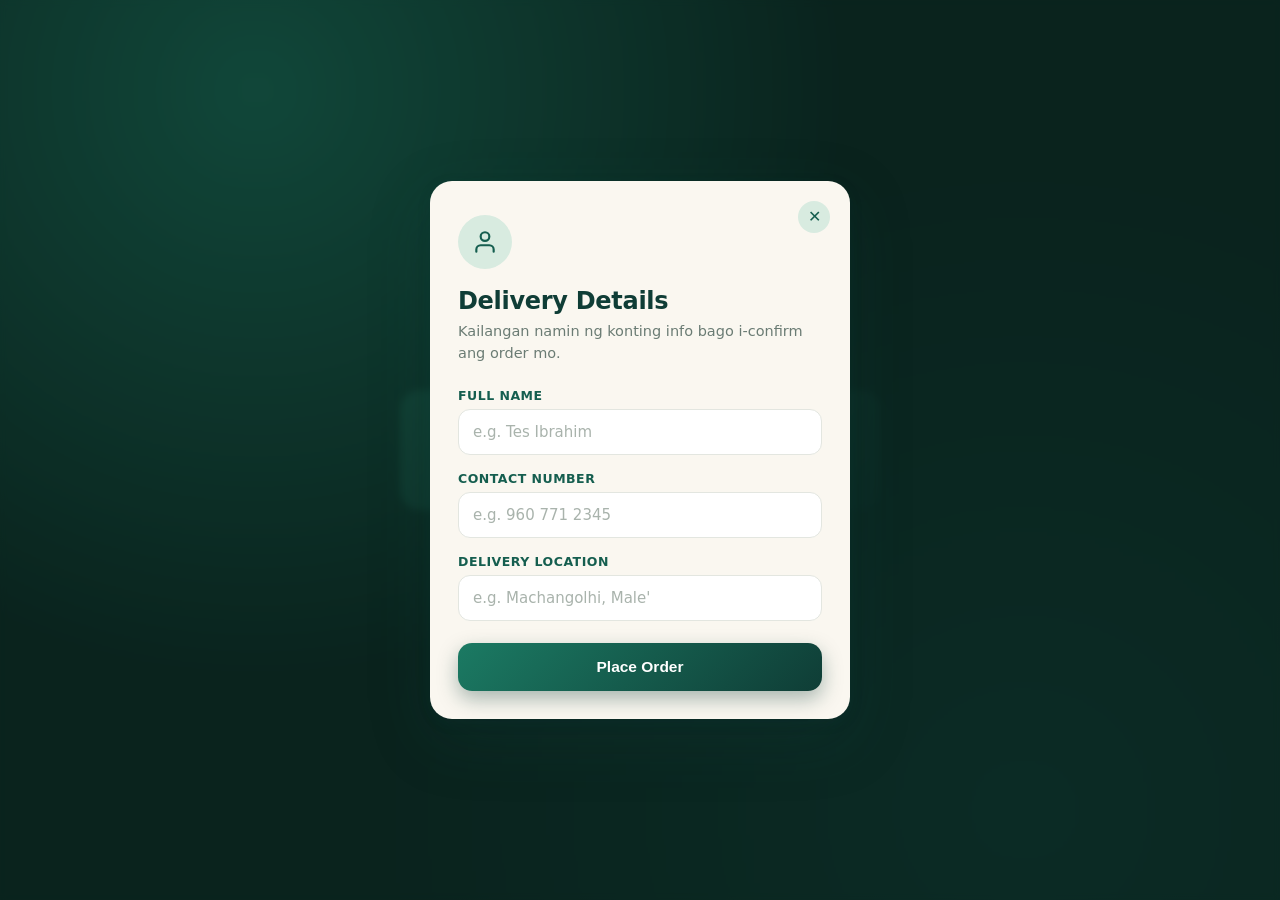
<file: checkout_flow.html>
<!DOCTYPE html>
<html lang="en">
<head>
<meta charset="UTF-8">
<meta name="viewport" content="width=device-width, initial-scale=1.0">
<title>Checkout Flow</title>
<style>
  :root{
    --teal-900:#0f3d36;
    --teal-800:#155e4f;
    --teal-700:#1b7a63;
    --teal-600:#1f8a6f;
    --mint-50:#eaf3ee;
    --mint-100:#d8ebe0;
    --cream:#faf7f0;
    --ink:#12261f;
    --muted:#6b7c74;
    --line:#e3e6e0;
    --danger:#c65b4a;
    --shadow: 0 20px 60px rgba(15,61,54,.25), 0 4px 14px rgba(15,61,54,.12);
  }
  *{box-sizing:border-box;}
  body{
    margin:0;
    font-family:'Segoe UI', system-ui, -apple-system, sans-serif;
    background:
      radial-gradient(circle at 20% 10%, #1b7a63 0%, transparent 45%),
      radial-gradient(circle at 80% 90%, #0f3d36 0%, transparent 50%),
      #0c2b25;
    min-height:100vh;
    display:flex;
    align-items:center;
    justify-content:center;
    padding:24px;
  }

  /* backdrop page mock, blurred */
  .stage{
    position:relative;
    width:100%;
    max-width:480px;
  }
  .backdrop-mock{
    filter:blur(2px);
    opacity:.35;
    border-radius:20px;
    overflow:hidden;
    height:120px;
    background:linear-gradient(135deg,#2f9c7f,#0f3d36);
  }

  .overlay{
    position:fixed;
    inset:0;
    background:rgba(10,30,25,.55);
    backdrop-filter: blur(3px);
    display:flex;
    align-items:center;
    justify-content:center;
    padding:20px;
    z-index:50;
  }

  .card{
    background:var(--cream);
    width:100%;
    max-width:420px;
    border-radius:22px;
    box-shadow:var(--shadow);
    padding:34px 28px 28px;
    position:relative;
    animation: cardIn .45s cubic-bezier(.2,.9,.25,1);
  }
  @keyframes cardIn{
    from{opacity:0; transform:translateY(24px) scale(.97);}
    to{opacity:1; transform:translateY(0) scale(1);}
  }

  .close-btn{
    position:absolute;
    top:20px; right:20px;
    width:32px; height:32px;
    border-radius:50%;
    background:var(--mint-100);
    border:none;
    color:var(--teal-800);
    font-size:16px;
    cursor:pointer;
    display:flex; align-items:center; justify-content:center;
    transition:background .2s;
  }
  .close-btn:hover{ background:#c8e0d3; }

  /* ---------- FORM STEP ---------- */
  .step{ display:none; }
  .step.active{ display:block; animation: fadeStep .35s ease; }
  @keyframes fadeStep{
    from{opacity:0; transform:translateY(6px);}
    to{opacity:1; transform:translateY(0);}
  }

  .form-icon{
    width:54px; height:54px;
    border-radius:50%;
    background:var(--mint-100);
    display:flex; align-items:center; justify-content:center;
    margin-bottom:18px;
  }
  .form-icon svg{ width:26px; height:26px; }

  h2.title{
    margin:0 0 6px;
    font-size:24px;
    color:var(--teal-900);
    font-weight:800;
    letter-spacing:-0.3px;
  }
  p.subtitle{
    margin:0 0 24px;
    color:var(--muted);
    font-size:14.5px;
    line-height:1.5;
  }

  .field{
    margin-bottom:16px;
  }
  .field label{
    display:block;
    font-size:12.5px;
    font-weight:700;
    letter-spacing:.04em;
    text-transform:uppercase;
    color:var(--teal-800);
    margin-bottom:6px;
  }
  .field input{
    width:100%;
    padding:13px 14px;
    border-radius:12px;
    border:1.5px solid var(--line);
    background:#fff;
    font-size:15px;
    color:var(--ink);
    outline:none;
    transition: border-color .2s, box-shadow .2s;
    font-family:inherit;
  }
  .field input::placeholder{ color:#a9b3ac; }
  .field input:focus{
    border-color:var(--teal-600);
    box-shadow:0 0 0 4px rgba(31,138,111,.14);
  }
  .field.error input{
    border-color:var(--danger);
  }
  .field .err-msg{
    display:none;
    color:var(--danger);
    font-size:12px;
    margin-top:5px;
  }
  .field.error .err-msg{ display:block; }

  .submit-btn{
    width:100%;
    padding:15px;
    border:none;
    border-radius:14px;
    background: linear-gradient(135deg, var(--teal-700), var(--teal-900));
    color:#fff;
    font-size:15.5px;
    font-weight:700;
    cursor:pointer;
    margin-top:6px;
    transition: transform .15s ease, box-shadow .15s ease, filter .2s;
    box-shadow:0 8px 20px rgba(15,61,54,.35);
  }
  .submit-btn:hover{ filter:brightness(1.08); transform:translateY(-1px); }
  .submit-btn:active{ transform:translateY(0); }

  /* ---------- LOADING STEP ---------- */
  .loading-step{
    display:none;
    flex-direction:column;
    align-items:center;
    justify-content:center;
    padding:50px 10px 40px;
    text-align:center;
  }
  .loading-step.active{
    display:flex;
    animation: fadeStep .3s ease;
  }

  .ring-wrap{
    width:78px; height:78px;
    position:relative;
    margin-bottom:26px;
  }
  .ring-track{
    width:100%; height:100%;
    border-radius:50%;
    border:5px solid var(--mint-100);
  }
  .ring-progress{
    position:absolute; inset:0;
    border-radius:50%;
    border:5px solid transparent;
    border-top-color:var(--teal-700);
    border-right-color:var(--teal-700);
    animation: spin .9s linear infinite;
  }
  .ring-icon{
    position:absolute; inset:0;
    display:flex; align-items:center; justify-content:center;
  }
  .ring-icon svg{ width:26px; height:26px; color:var(--teal-700); }
  @keyframes spin{ to{ transform:rotate(360deg); } }

  .loading-title{
    font-size:18px;
    font-weight:800;
    color:var(--teal-900);
    margin:0 0 8px;
  }
  .loading-sub{
    font-size:14px;
    color:var(--muted);
    margin:0;
    min-height:20px;
  }

  .dots span{
    display:inline-block;
    width:6px; height:6px;
    border-radius:50%;
    background:var(--teal-600);
    margin:0 2px;
    animation: dotPulse 1.1s ease-in-out infinite;
  }
  .dots span:nth-child(2){ animation-delay:.15s; }
  .dots span:nth-child(3){ animation-delay:.3s; }
  @keyframes dotPulse{
    0%,80%,100%{ opacity:.25; transform:scale(.8); }
    40%{ opacity:1; transform:scale(1.15); }
  }

  /* ---------- SUCCESS STEP ---------- */
  .success-step{ display:none; }
  .success-step.active{ display:block; animation: fadeStep .4s ease; }

  .check-badge{
    width:56px; height:56px;
    border-radius:50%;
    background:var(--teal-700);
    display:flex; align-items:center; justify-content:center;
    margin-bottom:16px;
    animation: popIn .5s cubic-bezier(.34,1.56,.64,1);
  }
  @keyframes popIn{
    0%{ transform:scale(0); opacity:0; }
    60%{ transform:scale(1.15); }
    100%{ transform:scale(1); opacity:1; }
  }
  .check-badge svg{ width:26px; height:26px; stroke:#fff; }

  h2.success-title{
    margin:0 0 8px;
    font-size:25px;
    font-weight:800;
    color:var(--teal-900);
  }
  p.success-sub{
    margin:0 0 20px;
    color:var(--muted);
    font-size:14.5px;
    line-height:1.5;
  }

  .items-box{
    background:var(--mint-50);
    border-radius:16px;
    padding:18px;
    margin-bottom:18px;
  }
  .items-label{
    font-size:11.5px;
    font-weight:800;
    letter-spacing:.06em;
    color:var(--teal-800);
    margin-bottom:12px;
  }
  .item-row{
    display:flex;
    gap:12px;
    align-items:center;
  }
  .item-thumb{
    width:46px; height:46px;
    border-radius:10px;
    background:#fff;
    flex-shrink:0;
    border:1px solid var(--line);
  }
  .item-info{ flex:1; min-width:0; }
  .item-name{ font-size:14px; font-weight:700; color:var(--ink); }
  .item-meta{ font-size:12px; color:var(--muted); margin-top:2px; }
  .item-price{ font-size:14px; font-weight:700; color:var(--ink); white-space:nowrap; }

  .divider-dashed{
    border-top:1.5px dashed #c6d6cd;
    margin:14px 0;
  }
  .sum-row{
    display:flex; justify-content:space-between;
    font-size:13.5px; color:var(--muted);
    margin-bottom:6px;
  }
  .sum-row.total{
    font-size:15px;
    font-weight:800;
    color:var(--teal-900);
    margin-top:8px;
  }

  .details-grid{
    display:grid;
    grid-template-columns:1fr 1fr;
    gap:16px;
    margin:20px 0 4px;
  }
  .details-grid .k{
    font-size:11px; font-weight:800; letter-spacing:.05em;
    color:var(--teal-800); margin-bottom:4px;
  }
  .details-grid .v{ font-size:14px; font-weight:600; color:var(--ink); }

  .thanks{
    margin-top:18px;
    font-size:14px;
    font-weight:700;
    color:var(--ink);
  }
  .need-help{
    font-size:13px;
    color:var(--muted);
    margin-top:2px;
  }
  .need-help a{ color:var(--teal-700); font-weight:700; text-decoration:none; }

  .view-orders-btn{
    display:block;
    width:100%;
    margin-top:22px;
    padding:15px;
    border:none;
    border-radius:14px;
    background: linear-gradient(135deg, var(--teal-700), var(--teal-900));
    color:#fff;
    font-size:15px;
    font-weight:700;
    cursor:pointer;
    box-shadow:0 8px 20px rgba(15,61,54,.35);
    transition: transform .15s ease, filter .2s;
  }
  .view-orders-btn:hover{ filter:brightness(1.08); transform:translateY(-1px); }

  @media (prefers-reduced-motion: reduce){
    *{ animation-duration:.01ms !important; animation-iteration-count:1 !important; }
  }
</style>
</head>
<body>

<div class="stage">
  <div class="backdrop-mock"></div>
</div>

<div class="overlay">
  <div class="card">
    <button class="close-btn" onclick="resetFlow()">✕</button>

    <!-- STEP 1: FORM -->
    <div class="step active" id="step-form">
      <div class="form-icon">
        <svg viewBox="0 0 24 24" fill="none" stroke="#155e4f" stroke-width="2" stroke-linecap="round" stroke-linejoin="round">
          <path d="M20 21v-2a4 4 0 0 0-4-4H8a4 4 0 0 0-4 4v2"/>
          <circle cx="12" cy="7" r="4"/>
        </svg>
      </div>
      <h2 class="title">Delivery Details</h2>
      <p class="subtitle">Kailangan namin ng konting info bago i-confirm ang order mo.</p>

      <div class="field" id="field-name">
        <label for="name">Full Name</label>
        <input type="text" id="name" placeholder="e.g. Tes Ibrahim">
        <div class="err-msg">Please enter your name</div>
      </div>

      <div class="field" id="field-number">
        <label for="number">Contact Number</label>
        <input type="tel" id="number" placeholder="e.g. 960 771 2345">
        <div class="err-msg">Please enter a valid contact number</div>
      </div>

      <div class="field" id="field-location">
        <label for="location">Delivery Location</label>
        <input type="text" id="location" placeholder="e.g. Machangolhi, Male'">
        <div class="err-msg">Please enter your location</div>
      </div>

      <button class="submit-btn" onclick="submitOrder()">Place Order</button>
    </div>

    <!-- STEP 2: LOADING -->
    <div class="loading-step" id="step-loading">
      <div class="ring-wrap">
        <div class="ring-track"></div>
        <div class="ring-progress"></div>
        <div class="ring-icon">
          <svg viewBox="0 0 24 24" fill="none" stroke="currentColor" stroke-width="2" stroke-linecap="round" stroke-linejoin="round">
            <path d="M6 2 3 6v14a2 2 0 0 0 2 2h14a2 2 0 0 0 2-2V6l-3-4z"/>
            <path d="M3 6h18"/>
            <path d="M16 10a4 4 0 0 1-8 0"/>
          </svg>
        </div>
      </div>
      <p class="loading-title">Placing your order</p>
      <p class="loading-sub" id="loading-text">Confirming details<span class="dots"><span></span><span></span><span></span></span></p>
    </div>

    <!-- STEP 3: SUCCESS -->
    <div class="success-step" id="step-success">
      <div class="check-badge">
        <svg viewBox="0 0 24 24" fill="none" stroke-width="3" stroke-linecap="round" stroke-linejoin="round">
          <polyline points="20 6 9 17 4 12"/>
        </svg>
      </div>
      <h2 class="success-title">Order Placed!</h2>
      <p class="success-sub" id="success-greeting">Hi there, your order for 1 product has been received and is now pending confirmation from our team.</p>

      <div class="items-box">
        <div class="items-label">ITEMS</div>
        <div class="item-row">
          <div class="item-thumb"></div>
          <div class="item-info">
            <div class="item-name">Coast Full Cream Milk Powder 400g</div>
            <div class="item-meta">Carton · Qty 1</div>
          </div>
          <div class="item-price">MVR 1180.00</div>
        </div>
        <div class="divider-dashed"></div>
        <div class="sum-row"><span>Subtotal</span><span>MVR 1180.00</span></div>
        <div class="sum-row"><span>Delivery Fee</span><span>To be confirmed</span></div>
        <div class="sum-row total"><span>Order Total</span><span>MVR 1180.00</span></div>
      </div>

      <div class="details-grid">
        <div>
          <div class="k">ORDER ID</div>
          <div class="v" id="order-id">MZ20260011</div>
        </div>
        <div>
          <div class="k">ORDER DATE</div>
          <div class="v" id="order-date">15 Aug 2026, 20:05</div>
        </div>
        <div>
          <div class="k">STATUS</div>
          <div class="v">Pending Confirmation</div>
        </div>
        <div>
          <div class="k">CONTACT</div>
          <div class="v" id="order-contact">tes@gmail.com</div>
        </div>
      </div>

      <p class="thanks">Thank you for shopping with us!</p>
      <p class="need-help">Need help? <a href="#">Chat with us on Viber</a></p>

      <button class="view-orders-btn" onclick="resetFlow()">View My Orders</button>
    </div>

  </div>
</div>

<script>
  const loadingMessages = [
    "Confirming details",
    "Reserving your items",
    "Almost there"
  ];

  function showStep(id){
    document.querySelectorAll('.step, .loading-step, .success-step').forEach(el=>el.classList.remove('active'));
    document.getElementById(id).classList.add('active');
  }

  function validate(){
    const fields = [
      {id:'name', el: document.getElementById('name')},
      {id:'number', el: document.getElementById('number')},
      {id:'location', el: document.getElementById('location')}
    ];
    let valid = true;
    fields.forEach(f=>{
      const wrap = document.getElementById('field-'+f.id);
      if(!f.el.value.trim()){
        wrap.classList.add('error');
        valid = false;
      } else {
        wrap.classList.remove('error');
      }
    });
    return valid;
  }

  function submitOrder(){
    if(!validate()) return;

    const name = document.getElementById('name').value.trim();
    const location = document.getElementById('location').value.trim();

    showStep('step-loading');

    // cycle loading messages during the 2s wait
    let i = 0;
    const loadingTextEl = document.getElementById('loading-text');
    const cycle = setInterval(()=>{
      i++;
      if(i < loadingMessages.length){
        loadingTextEl.innerHTML = loadingMessages[i] + '<span class="dots"><span></span><span></span><span></span></span>';
      }
    }, 650);

    setTimeout(()=>{
      clearInterval(cycle);

      // populate dynamic success info
      document.getElementById('success-greeting').textContent =
        `Hi ${name}, your order for 1 product has been received and is now pending confirmation from our team.`;
      document.getElementById('order-id').textContent = 'MZ' + Math.floor(20260000 + Math.random()*9999);
      const now = new Date();
      document.getElementById('order-date').textContent = now.toLocaleDateString('en-GB', {day:'2-digit', month:'short', year:'numeric'}) + ', ' + now.toLocaleTimeString('en-GB', {hour:'2-digit', minute:'2-digit'});
      document.getElementById('order-contact').textContent = location;

      showStep('step-success');
    }, 2000);
  }

  function resetFlow(){
    document.getElementById('name').value = '';
    document.getElementById('number').value = '';
    document.getElementById('location').value = '';
    document.querySelectorAll('.field').forEach(f=>f.classList.remove('error'));
    document.getElementById('loading-text').innerHTML = loadingMessages[0] + '<span class="dots"><span></span><span></span><span></span></span>';
    showStep('step-form');
  }
</script>

</body>
</html>
</file>
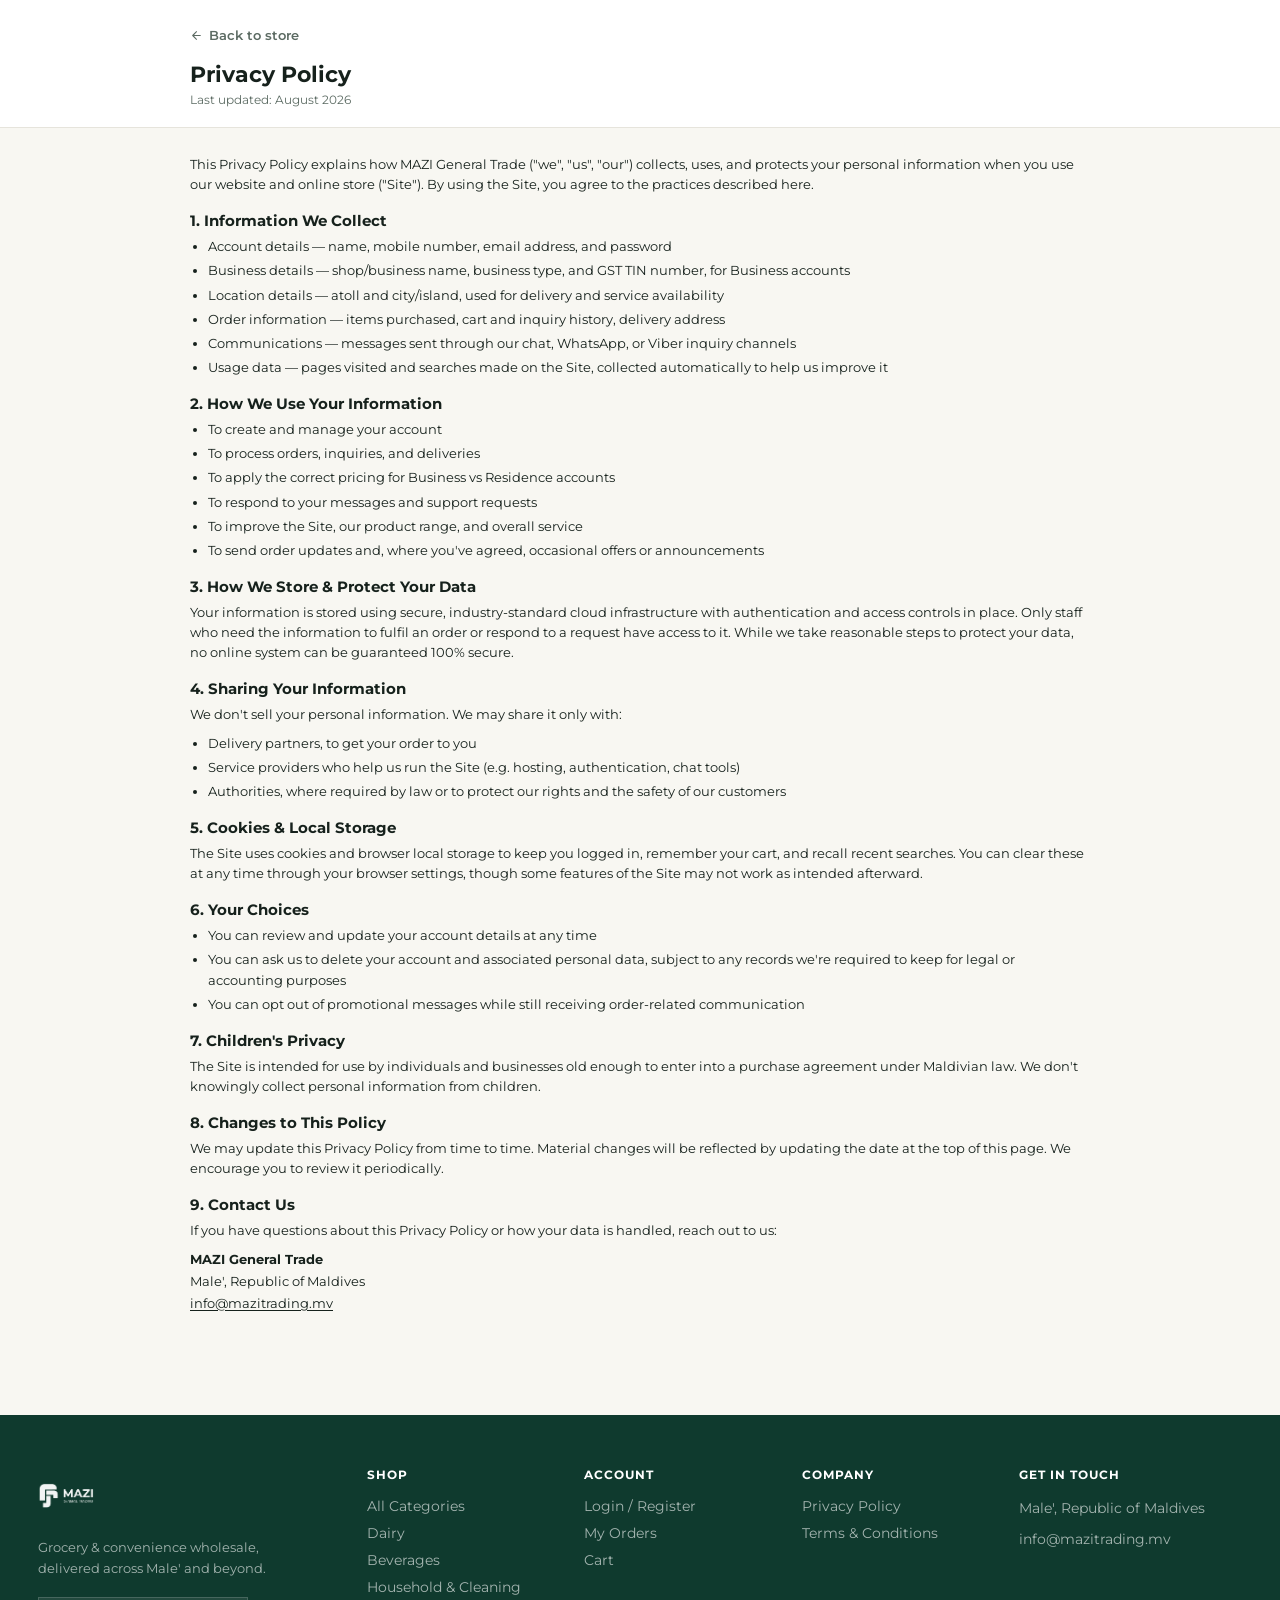
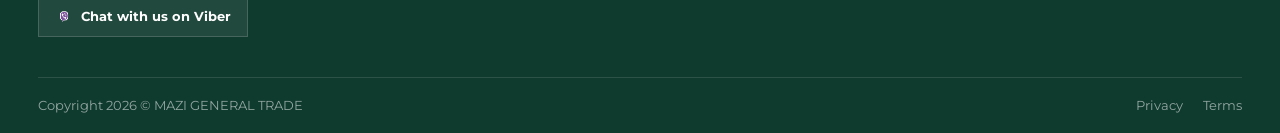
<file: privacy.html>
<!DOCTYPE html>
<html lang="en">
<head>
<meta charset="UTF-8">
<meta name="viewport" content="width=device-width, initial-scale=1.0">
<title>Privacy Policy — MAZI General Trade</title>
<link rel="icon" type="image/png" href="img/favicon.png">
<link rel="preconnect" href="https://fonts.googleapis.com">
<link rel="preconnect" href="https://fonts.gstatic.com" crossorigin>
<link href="https://fonts.googleapis.com/css2?family=Montserrat:wght@400;700&display=swap" rel="stylesheet">
<link rel="stylesheet" href="style.css">
</head>
<body>

<header class="legal-header">
  <div class="legal-header-inner">
    <div class="legal-header-top" id="legalHeaderTop">
      <a href="index.html" class="legal-back">
        <svg viewBox="0 0 24 24"><path d="M19 12H5M12 19l-7-7 7-7" fill="none" stroke="currentColor" stroke-width="2" stroke-linecap="round" stroke-linejoin="round"/></svg>
        <span>Back to store</span>
      </a>
    </div>
    <div class="legal-eyebrow">Legal</div>
    <h1 class="legal-title">Privacy Policy</h1>
    <p class="legal-updated">Last updated: August 2026</p>
  </div>
</header>

<main class="legal-body">
  <div class="legal-body-inner">

  <div class="legal-section">
    <p>This Privacy Policy explains how MAZI General Trade ("we", "us", "our") collects, uses, and protects your personal information when you use our website and online store ("Site"). By using the Site, you agree to the practices described here.</p>
  </div>

  <div class="legal-section">
    <h2>1. Information We Collect</h2>
    <ul>
      <li>Account details — name, mobile number, email address, and password</li>
      <li>Business details — shop/business name, business type, and GST TIN number, for Business accounts</li>
      <li>Location details — atoll and city/island, used for delivery and service availability</li>
      <li>Order information — items purchased, cart and inquiry history, delivery address</li>
      <li>Communications — messages sent through our chat, WhatsApp, or Viber inquiry channels</li>
      <li>Usage data — pages visited and searches made on the Site, collected automatically to help us improve it</li>
    </ul>
  </div>

  <div class="legal-section">
    <h2>2. How We Use Your Information</h2>
    <ul>
      <li>To create and manage your account</li>
      <li>To process orders, inquiries, and deliveries</li>
      <li>To apply the correct pricing for Business vs Residence accounts</li>
      <li>To respond to your messages and support requests</li>
      <li>To improve the Site, our product range, and overall service</li>
      <li>To send order updates and, where you've agreed, occasional offers or announcements</li>
    </ul>
  </div>

  <div class="legal-section">
    <h2>3. How We Store &amp; Protect Your Data</h2>
    <p>Your information is stored using secure, industry-standard cloud infrastructure with authentication and access controls in place. Only staff who need the information to fulfil an order or respond to a request have access to it. While we take reasonable steps to protect your data, no online system can be guaranteed 100% secure.</p>
  </div>

  <div class="legal-section">
    <h2>4. Sharing Your Information</h2>
    <p>We don't sell your personal information. We may share it only with:</p>
    <ul>
      <li>Delivery partners, to get your order to you</li>
      <li>Service providers who help us run the Site (e.g. hosting, authentication, chat tools)</li>
      <li>Authorities, where required by law or to protect our rights and the safety of our customers</li>
    </ul>
  </div>

  <div class="legal-section">
    <h2>5. Cookies &amp; Local Storage</h2>
    <p>The Site uses cookies and browser local storage to keep you logged in, remember your cart, and recall recent searches. You can clear these at any time through your browser settings, though some features of the Site may not work as intended afterward.</p>
  </div>

  <div class="legal-section">
    <h2>6. Your Choices</h2>
    <ul>
      <li>You can review and update your account details at any time</li>
      <li>You can ask us to delete your account and associated personal data, subject to any records we're required to keep for legal or accounting purposes</li>
      <li>You can opt out of promotional messages while still receiving order-related communication</li>
    </ul>
  </div>

  <div class="legal-section">
    <h2>7. Children's Privacy</h2>
    <p>The Site is intended for use by individuals and businesses old enough to enter into a purchase agreement under Maldivian law. We don't knowingly collect personal information from children.</p>
  </div>

  <div class="legal-section">
    <h2>8. Changes to This Policy</h2>
    <p>We may update this Privacy Policy from time to time. Material changes will be reflected by updating the date at the top of this page. We encourage you to review it periodically.</p>
  </div>

  <div class="legal-section">
    <h2>9. Contact Us</h2>
    <p>If you have questions about this Privacy Policy or how your data is handled, reach out to us:</p>
    <div class="legal-contact">
      <p>MAZI General Trade</p>
      <p style="font-weight:400;color:var(--ink)">Male', Republic of Maldives</p>
      <p style="font-weight:400"><a href="mailto:info@mazitrading.mv">info@mazitrading.mv</a></p>
    </div>
  </div>

  </div>
</main>

<footer class="site-footer">
  <div class="footer-inner">
    <div class="footer-top">
      <div class="footer-brand">
        <img src="img/logo.png" alt="MAZI General Trade" class="footer-logo">
        <p class="footer-tagline">Grocery &amp; convenience wholesale, delivered across Male' and beyond.</p>
        <a href="viber://chat?number=" class="footer-viber-btn" target="_blank" rel="noopener">
          <img src="img/viber.png" alt="Viber" class="footer-viber-icon">
          Chat with us on Viber
        </a>
      </div>

      <div class="footer-col">
        <h4>Shop</h4>
        <ul>
          <li><a href="index.html?cat=all">All Categories</a></li>
          <li><a href="index.html?cat=dairy">Dairy</a></li>
          <li><a href="index.html?cat=beverages">Beverages</a></li>
          <li><a href="index.html?cat=household">Household &amp; Cleaning</a></li>
        </ul>
      </div>

      <div class="footer-col">
        <h4>Account</h4>
        <ul>
          <li><a href="index.html?open=login">Login / Register</a></li>
          <li><a href="index.html?open=orders">My Orders</a></li>
          <li><a href="index.html?open=cart">Cart</a></li>
        </ul>
      </div>

      <div class="footer-col">
        <h4>Company</h4>
        <ul>
          <li><a href="privacy.html">Privacy Policy</a></li>
          <li><a href="terms.html">Terms &amp; Conditions</a></li>
        </ul>
      </div>

      <div class="footer-col">
        <h4>Get in Touch</h4>
        <ul class="footer-contact">
          <li>Male', Republic of Maldives</li>
          <li><a href="mailto:info@mazitrading.mv">info@mazitrading.mv</a></li>
        </ul>
      </div>
    </div>

    <div class="footer-bottom">
      <span>Copyright 2026 © MAZI GENERAL TRADE</span>
      <div class="footer-bottom-links">
        <a href="privacy.html">Privacy</a>
        <a href="terms.html">Terms</a>
      </div>
    </div>
  </div>
</footer>

<script src="page-transitions.js"></script>

</body>
</html>
</file>
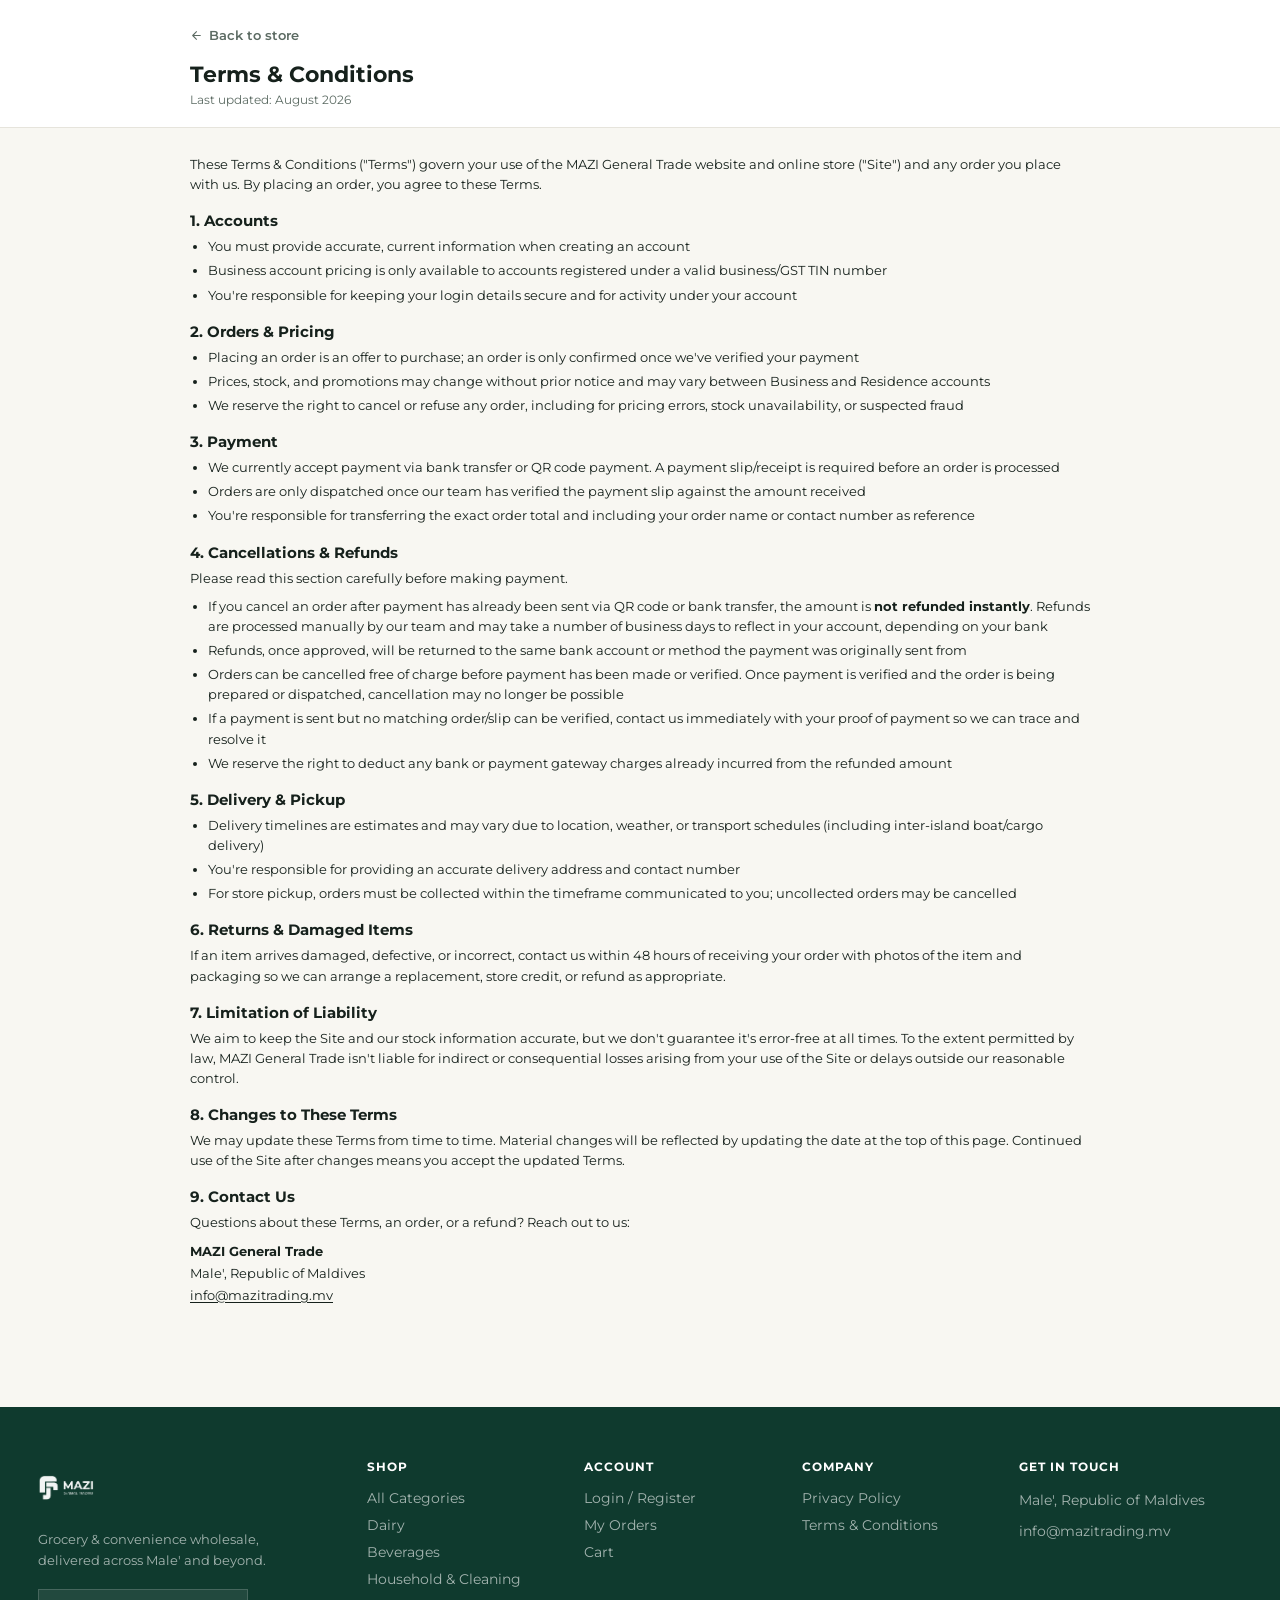
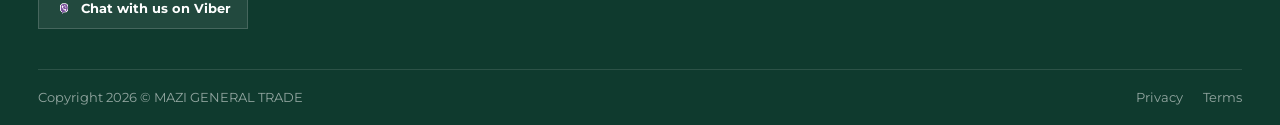
<file: terms.html>
<!DOCTYPE html>
<html lang="en">
<head>
<meta charset="UTF-8">
<meta name="viewport" content="width=device-width, initial-scale=1.0">
<title>Terms &amp; Conditions — MAZI General Trade</title>
<link rel="icon" type="image/png" href="img/favicon.png">
<link rel="preconnect" href="https://fonts.googleapis.com">
<link rel="preconnect" href="https://fonts.gstatic.com" crossorigin>
<link href="https://fonts.googleapis.com/css2?family=Montserrat:wght@400;700&display=swap" rel="stylesheet">
<link rel="stylesheet" href="style.css">
</head>
<body>

<header class="legal-header">
  <div class="legal-header-inner">
    <div class="legal-header-top" id="legalHeaderTop">
      <a href="index.html" class="legal-back">
        <svg viewBox="0 0 24 24"><path d="M19 12H5M12 19l-7-7 7-7" fill="none" stroke="currentColor" stroke-width="2" stroke-linecap="round" stroke-linejoin="round"/></svg>
        <span>Back to store</span>
      </a>
    </div>
    <div class="legal-eyebrow">Legal</div>
    <h1 class="legal-title">Terms &amp; Conditions</h1>
    <p class="legal-updated">Last updated: August 2026</p>
  </div>
</header>

<main class="legal-body">
  <div class="legal-body-inner">

  <div class="legal-section">
    <p>These Terms &amp; Conditions ("Terms") govern your use of the MAZI General Trade website and online store ("Site") and any order you place with us. By placing an order, you agree to these Terms.</p>
  </div>

  <div class="legal-section">
    <h2>1. Accounts</h2>
    <ul>
      <li>You must provide accurate, current information when creating an account</li>
      <li>Business account pricing is only available to accounts registered under a valid business/GST TIN number</li>
      <li>You're responsible for keeping your login details secure and for activity under your account</li>
    </ul>
  </div>

  <div class="legal-section">
    <h2>2. Orders &amp; Pricing</h2>
    <ul>
      <li>Placing an order is an offer to purchase; an order is only confirmed once we've verified your payment</li>
      <li>Prices, stock, and promotions may change without prior notice and may vary between Business and Residence accounts</li>
      <li>We reserve the right to cancel or refuse any order, including for pricing errors, stock unavailability, or suspected fraud</li>
    </ul>
  </div>

  <div class="legal-section">
    <h2>3. Payment</h2>
    <ul>
      <li>We currently accept payment via bank transfer or QR code payment. A payment slip/receipt is required before an order is processed</li>
      <li>Orders are only dispatched once our team has verified the payment slip against the amount received</li>
      <li>You're responsible for transferring the exact order total and including your order name or contact number as reference</li>
    </ul>
  </div>

  <div class="legal-section">
    <h2>4. Cancellations &amp; Refunds</h2>
    <p>Please read this section carefully before making payment.</p>
    <ul>
      <li>If you cancel an order after payment has already been sent via QR code or bank transfer, the amount is <strong>not refunded instantly</strong>. Refunds are processed manually by our team and may take a number of business days to reflect in your account, depending on your bank</li>
      <li>Refunds, once approved, will be returned to the same bank account or method the payment was originally sent from</li>
      <li>Orders can be cancelled free of charge before payment has been made or verified. Once payment is verified and the order is being prepared or dispatched, cancellation may no longer be possible</li>
      <li>If a payment is sent but no matching order/slip can be verified, contact us immediately with your proof of payment so we can trace and resolve it</li>
      <li>We reserve the right to deduct any bank or payment gateway charges already incurred from the refunded amount</li>
    </ul>
  </div>

  <div class="legal-section">
    <h2>5. Delivery &amp; Pickup</h2>
    <ul>
      <li>Delivery timelines are estimates and may vary due to location, weather, or transport schedules (including inter-island boat/cargo delivery)</li>
      <li>You're responsible for providing an accurate delivery address and contact number</li>
      <li>For store pickup, orders must be collected within the timeframe communicated to you; uncollected orders may be cancelled</li>
    </ul>
  </div>

  <div class="legal-section">
    <h2>6. Returns &amp; Damaged Items</h2>
    <p>If an item arrives damaged, defective, or incorrect, contact us within 48 hours of receiving your order with photos of the item and packaging so we can arrange a replacement, store credit, or refund as appropriate.</p>
  </div>

  <div class="legal-section">
    <h2>7. Limitation of Liability</h2>
    <p>We aim to keep the Site and our stock information accurate, but we don't guarantee it's error-free at all times. To the extent permitted by law, MAZI General Trade isn't liable for indirect or consequential losses arising from your use of the Site or delays outside our reasonable control.</p>
  </div>

  <div class="legal-section">
    <h2>8. Changes to These Terms</h2>
    <p>We may update these Terms from time to time. Material changes will be reflected by updating the date at the top of this page. Continued use of the Site after changes means you accept the updated Terms.</p>
  </div>

  <div class="legal-section">
    <h2>9. Contact Us</h2>
    <p>Questions about these Terms, an order, or a refund? Reach out to us:</p>
    <div class="legal-contact">
      <p>MAZI General Trade</p>
      <p style="font-weight:400;color:var(--ink)">Male', Republic of Maldives</p>
      <p style="font-weight:400"><a href="mailto:info@mazitrading.mv">info@mazitrading.mv</a></p>
    </div>
  </div>

  </div>
</main>

<footer class="site-footer">
  <div class="footer-inner">
    <div class="footer-top">
      <div class="footer-brand">
        <img src="img/logo.png" alt="MAZI General Trade" class="footer-logo">
        <p class="footer-tagline">Grocery &amp; convenience wholesale, delivered across Male' and beyond.</p>
        <a href="viber://chat?number=" class="footer-viber-btn" target="_blank" rel="noopener">
          <img src="img/viber.png" alt="Viber" class="footer-viber-icon">
          Chat with us on Viber
        </a>
      </div>

      <div class="footer-col">
        <h4>Shop</h4>
        <ul>
          <li><a href="index.html?cat=all">All Categories</a></li>
          <li><a href="index.html?cat=dairy">Dairy</a></li>
          <li><a href="index.html?cat=beverages">Beverages</a></li>
          <li><a href="index.html?cat=household">Household &amp; Cleaning</a></li>
        </ul>
      </div>

      <div class="footer-col">
        <h4>Account</h4>
        <ul>
          <li><a href="index.html?open=login">Login / Register</a></li>
          <li><a href="index.html?open=orders">My Orders</a></li>
          <li><a href="index.html?open=cart">Cart</a></li>
        </ul>
      </div>

      <div class="footer-col">
        <h4>Company</h4>
        <ul>
          <li><a href="privacy.html">Privacy Policy</a></li>
          <li><a href="terms.html">Terms &amp; Conditions</a></li>
        </ul>
      </div>

      <div class="footer-col">
        <h4>Get in Touch</h4>
        <ul class="footer-contact">
          <li>Male', Republic of Maldives</li>
          <li><a href="mailto:info@mazitrading.mv">info@mazitrading.mv</a></li>
        </ul>
      </div>
    </div>

    <div class="footer-bottom">
      <span>Copyright 2026 © MAZI GENERAL TRADE</span>
      <div class="footer-bottom-links">
        <a href="privacy.html">Privacy</a>
        <a href="terms.html">Terms</a>
      </div>
    </div>
  </div>
</footer>

<script src="page-transitions.js"></script>

</body>
</html>
</file>
<file: style.css>
/* ============================================
   MAZI GENERAL TRADE — store styles
   Palette derived from brand logo
============================================ */
:root{
  --green-900:#0F3A2E;
  --green-800:#164B3B;
  --green-700:#1C5E48;
  --green-600:#237259;
  --green-500:#2E8C6C;
  --green-100:#E4F0EA;
  --cream:#F8F7F2;
  --white:#FFFFFF;
  --ink:#16211C;
  --ink-soft:#5C6B63;
  --line:#E6E4DC;
  --red:#D5473C;
  --red-bg:#FBE7E5;
  --nav-dark:#0C1F17;
  --nav-dark-2:#132E22;
  --nav-line:rgba(255,255,255,.10);
  --nav-ink:#EAF3EE;
  --nav-ink-soft:rgba(234,243,238,.62);
  --radius:0;
  --radius-sm:0;
  --shadow-sm:0 1px 0 rgba(15,58,46,.08);
  --shadow-md:0 2px 0 rgba(15,58,46,.10);
  --font-display:'Montserrat', sans-serif;
  --font-body:'Montserrat', sans-serif;
  --side-pad:clamp(24px, 3vw, 56px);

  /* Glass surfaces */
  --glass-bg:rgba(255,255,255,.55);
  --glass-bg-strong:rgba(255,255,255,.72);
  --glass-border:rgba(255,255,255,.6);
  --glass-shadow:0 10px 34px rgba(15,58,46,.10), 0 1px 0 rgba(255,255,255,.7) inset;
  --glass-shadow-lg:0 18px 48px rgba(15,58,46,.16), 0 1px 0 rgba(255,255,255,.7) inset;
  --ease-glass:cubic-bezier(.22,1,.36,1);

  /* White glass — for primary action buttons */
  --glass-dark-bg:rgba(255,255,255,.55);
  --glass-dark-bg-strong:rgba(255,255,255,.78);
  --glass-dark-border:rgba(255,255,255,.85);
  --glass-dark-shadow:0 8px 22px rgba(22,75,59,.14), inset 0 1px 0 rgba(255,255,255,.6);
  --glass-dark-blur:blur(14px) saturate(180%);
}

*{box-sizing:border-box;margin:0;padding:0;}
html{scroll-behavior:smooth;}
body{
  font-family:var(--font-body);
  background:var(--cream);
  color:var(--ink);
  -webkit-font-smoothing:antialiased;
  padding-bottom:0;
}
img{max-width:100%;display:block;}
button{font-family:inherit;cursor:pointer;border:none;background:none;}
ul{list-style:none;}
a{color:inherit;text-decoration:none;}
input{font-family:inherit;}

/* ============ Navbar ============ */
.navbar{
  background:#fff;
  border-bottom:1px solid var(--line);
  position:sticky;top:0;z-index:60;
  transition:transform .28s ease;
}
.navbar.nav-hidden{
  transform:translateY(-100%);
}
.navbar-inner{
  max-width:none;margin:0;
  padding:12px clamp(24px, 3vw, 56px);
  display:flex;flex-direction:column;gap:2px;
}
.navbar-top{
  display:flex;flex-wrap:wrap;align-items:center;justify-content:space-between;gap:14px 24px;
}
.brand{display:flex;align-items:center;flex-shrink:0;margin-right:4px;order:1;}
.brand-logo{
  height:clamp(80px, 9vw, 128px);width:auto;display:block;
}

.navbar-search-row{order:2;flex:1 1 260px;min-width:180px;display:flex;align-items:center;}
.nav-actions{order:3;}
.search-wrap{
  width:100%;max-width:none;min-height:36px;
  display:flex;align-items:center;gap:10px;
  padding:0 16px;
  border:1.5px solid var(--line);
  border-radius:999px;
  background:var(--cream);
  transition:border-color .15s, background .15s;
}
.search-wrap:focus-within{
  border-color:var(--green-500);background:var(--white);
}
.search-wrap input{
  flex:1;min-width:0;
  padding:clamp(6px,0.8vw,9px) 0;
  border:none;background:transparent;
  font-size:clamp(13px,1vw,15px);color:var(--ink);
  line-height:1.2;
}
.search-wrap input:focus{outline:none;}
.search-wrap input::placeholder{color:var(--ink-soft);}
.search-icon{
  flex-shrink:0;display:block;
  width:17px;height:17px;color:var(--ink-soft);pointer-events:none;
}

.nav-actions{display:flex;align-items:center;gap:10px;flex-shrink:0;}
#mobileSearchBtn{display:none;}
.icon-btn{
  position:relative;
  width:clamp(38px,3.2vw,46px);height:clamp(38px,3.2vw,46px);
  display:flex;align-items:center;justify-content:center;
  border:none;
  border-radius:50%;
  color:var(--green-800);
  transition:background .15s, width .28s ease, height .28s ease;
}
.icon-btn:hover{background:var(--green-100);}
.icon-btn svg{width:19px;height:19px;}
.icon-btn svg path,.icon-btn svg circle{stroke-width:1.7;}
.cart-count{
  position:absolute;top:-2px;right:-2px;
  background:var(--red);color:#fff;
  font-size:10px;font-weight:700;
  min-width:16px;height:16px;
  border:2px solid #fff;
  border-radius:999px;
  display:flex;align-items:center;justify-content:center;
  padding:0 3px;
  box-shadow:0 1px 3px rgba(0,0,0,.18);
}
.nav-offers-btn{color:var(--green-800);}
.nav-viber-btn{
  background:transparent;
  width:auto;height:auto;
  border-radius:0;
}
.nav-viber-icon{width:60px;height:60px;object-fit:contain;display:block;border-radius:50%;}
.nav-viber-btn:hover{background:var(--green-100);}
.login-btn{
  display:flex;align-items:center;justify-content:center;
  width:clamp(38px,3.2vw,46px);height:clamp(38px,3.2vw,46px);
  border:none;
  border-radius:50%;
  background:transparent;color:var(--green-800);
  cursor:pointer;
  transition:background .15s;
  margin-left:0;
}
.login-btn svg{width:19px;height:19px;}
.login-btn svg path,.login-btn svg circle{stroke-width:1.7;}
.login-btn:hover{background:var(--green-100);}
.login-btn[hidden]{display:none;}

.currency-toggle{
  position:relative;
  display:flex;align-items:center;
  background:linear-gradient(155deg, rgba(24,54,78,.55), rgba(10,26,38,.55));
  backdrop-filter:blur(14px) saturate(160%);
  -webkit-backdrop-filter:blur(14px) saturate(160%);
  border:1px solid rgba(255,255,255,.12);
  border-radius:9px;
  padding:2px;gap:1px;
  flex-shrink:0;
  box-shadow:
    inset 0 1px 1px rgba(255,255,255,.18),
    inset 0 -1px 3px rgba(0,0,0,.3),
    0 4px 10px rgba(6,20,30,.22);
}
.currency-toggle-thumb{
  position:absolute;
  top:2px;left:0;bottom:2px;
  width:0;
  border-radius:6px;
  background:linear-gradient(180deg, rgba(255,255,255,.28), rgba(255,255,255,.02) 55%), var(--green-800);
  border:1px solid rgba(255,255,255,.35);
  box-shadow:
    inset 0 1px 1px rgba(255,255,255,.5),
    inset 0 -3px 5px rgba(0,0,0,.28),
    0 3px 10px rgba(0,0,0,.32);
  transition:left .45s cubic-bezier(.34,1.56,.64,1), width .45s cubic-bezier(.34,1.56,.64,1);
  pointer-events:none;
  z-index:0;
}
.currency-toggle-btn{
  position:relative;z-index:1;
  display:flex;align-items:center;gap:4px;
  padding:4px 9px;
  border-radius:6px;
  font-size:10px;font-weight:700;color:rgba(255,255,255,.55);
  background:transparent;
  transition:color .3s ease;
  white-space:nowrap;
}
.currency-toggle-icon{flex-shrink:0;transition:transform .45s cubic-bezier(.34,1.56,.64,1);filter:brightness(0) invert(1);height:0.8em;}
.currency-toggle-btn.active{color:#fff;}
.currency-toggle-btn.active .currency-toggle-icon{transform:rotate(-8deg) scale(1.05);}
.currency-toggle-btn:not(.active):hover{color:rgba(255,255,255,.85);}
@media (max-width:640px){
  .currency-toggle-btn{padding:4px 7px;font-size:9.5px;}
  .currency-toggle-icon{display:none;}
}

.profile-wrap{position:relative;flex-shrink:0;}
.profile-wrap[hidden]{display:none;}
.profile-btn{
  display:flex;align-items:center;justify-content:center;
  width:clamp(38px,3.2vw,46px);height:clamp(38px,3.2vw,46px);
  border:none;
  border-radius:50%;
  background:transparent;color:var(--green-800);
  cursor:pointer;
  transition:background .15s;
}
.profile-btn:hover{background:var(--glass-bg);}
.profile-btn svg{width:19px;height:19px;}
.profile-btn svg path,.profile-btn svg circle{stroke-width:1.7;}
.profile-dropdown{
  position:absolute;top:calc(100% + 10px);right:0;
  min-width:180px;
  background:var(--glass-bg-strong);
  backdrop-filter:blur(22px) saturate(180%);
  -webkit-backdrop-filter:blur(22px) saturate(180%);
  border:1px solid var(--glass-border);
  border-radius:16px;
  box-shadow:var(--glass-shadow-lg);
  overflow:hidden;
  opacity:0;visibility:hidden;transform:translateY(-6px);
  transition:opacity .15s, transform .15s, visibility .15s;
  z-index:200;
}
.profile-dropdown.open{opacity:1;visibility:visible;transform:translateY(0);}
.profile-dropdown button{
  display:block;width:100%;text-align:left;
  padding:11px 16px;
  background:none;border:none;
  font-size:13.5px;font-weight:400;color:var(--ink);
  cursor:pointer;
  transition:background .12s;
}
.profile-dropdown button:hover{background:var(--glass-bg);}
.js-profile-orders-btn{position:relative;}
.js-profile-orders-btn.has-notif::after{
  content:'';
  position:absolute;top:50%;right:14px;
  transform:translateY(-50%);
  width:7px;height:7px;border-radius:50%;
  background:var(--red);
  box-shadow:0 0 0 2px rgba(255,255,255,.9);
}
.js-profile-logout-btn{
  border-top:1px solid var(--glass-border);
  color:var(--red);
}
.js-profile-logout-btn:hover{background:rgba(213,71,60,.1)!important;}
.profile-dropdown-label{
  padding:9px 16px 5px;
  font-size:11.5px;font-weight:700;color:var(--ink-soft);
  border-top:1px solid var(--glass-border);
}

/* ============ Layout ============ */
.layout{
  max-width:none;margin:0;
  padding:24px var(--side-pad);
  display:grid;
  grid-template-columns:230px 1fr;
  gap:24px;
  align-items:stretch;
  position:relative;
}
.sidebar{
  grid-column:1;
  align-self:stretch;
  position:relative;
}
.sidebar-inner{
  box-sizing:border-box;
  position:sticky;
  top:var(--nav-offset, 10px);
  z-index:5;
  padding:0 6px 4px 0;
  background:none;
  border:none;
  border-radius:0;
  box-shadow:none;
  transition:top .28s ease;
}
.sidebar-title{
  font-family:var(--font-display);
  font-size:12.5px;font-weight:700;letter-spacing:.1em;
  color:var(--ink-soft);margin-bottom:14px;padding:0;text-transform:uppercase;
}
.sidebar-body{
  display:flex;
  align-items:flex-start;
  gap:10px;
}
.sidebar-scrollwrap{
  flex:1;
  min-width:0;
  max-height:400px;
  overflow-y:auto;
  scrollbar-width:none;
  -ms-overflow-style:none;
}
.sidebar-scrollwrap::-webkit-scrollbar{display:none;width:0;height:0;}
.sidebar-list{
  position:relative;
  display:flex;flex-direction:column;gap:2px;
}
.sidebar-rail{
  flex-shrink:0;
  width:14px;
  display:flex;
  flex-direction:column;
  align-items:center;
}
.sidebar-rail-btn{
  width:100%;
  padding:3px 0 6px;
  background:none;border:none;
  color:var(--ink-soft);
  cursor:pointer;
  display:flex;align-items:center;justify-content:center;
  transition:color .2s ease;
}
.sidebar-rail-btn svg{width:14px;height:14px;}
.sidebar-rail-btn:hover{color:var(--ink-soft);}
.sidebar-rail-btn:disabled{color:#c7d2ca;cursor:default;}
.sidebar-rail-track{
  position:relative;
  flex:1;
  width:3px;
  min-height:40px;
  background:#e3e7e3;
  border-radius:2px;
  margin:2px 0;
}
.sidebar-rail-thumb{
  position:absolute;
  left:0;top:0;
  width:100%;
  background:var(--ink-soft);
  border-radius:2px;
  transition:top .15s ease;
}
.sidebar-highlight{
  display:none;
}
.sidebar-list li{position:relative;z-index:1;}
.sidebar-list li button{
  width:100%;text-align:left;
  padding:9px 0 9px 14px;
  border-radius:0;
  font-size:13px;color:var(--ink);font-weight:400;
  letter-spacing:.03em;text-transform:uppercase;
  border:none;background:none;
  position:relative;
  transition:color .25s ease, transform .25s cubic-bezier(.22,1,.36,1), padding-left .25s cubic-bezier(.22,1,.36,1);
}
.sidebar-list li button::before{
  content:'';
  position:absolute;left:0;top:50%;
  width:3px;height:16px;
  background:var(--ink-soft);
  border-radius:2px;
  transform:translateY(-50%) scaleY(0);
  opacity:0;
  transition:transform .3s cubic-bezier(.22,1,.36,1), opacity .2s ease;
}
.sidebar-list li button:hover{color:var(--ink-soft);transform:translateX(4px);}
.sidebar-list li button.active{color:var(--ink-soft);font-weight:700;padding-left:16px;}
.sidebar-list li button.active::before{transform:translateY(-50%) scaleY(1);opacity:1;}

.content{min-width:0;}

/* ============ Hero slideshow ============ */
.hero{
  position:relative;
  border-radius:var(--radius);
  overflow:hidden;
  aspect-ratio:16/6;
  background:var(--ink);
  margin-bottom:22px;
}
.hero-track{
  display:flex;
  height:100%;
  transition:transform .6s cubic-bezier(.65,0,.35,1);
}
.hero-slide{
  min-width:100%;height:100%;
  display:flex;align-items:center;
  padding:0 56px;
  position:relative;
  overflow:hidden;
  background-size:cover;
  background-position:center;
}
.hero-slide.has-responsive-img{background-image:var(--hero-bg-mobile);}
@media (min-width: 721px){
  .hero-slide.has-responsive-img{background-image:var(--hero-bg-web);}
}
.hero-slide::after{
  content:'';position:absolute;inset:0;
  background:linear-gradient(90deg, rgba(0,0,0,.48) 0%, rgba(0,0,0,.32) 25%, rgba(0,0,0,.12) 45%, rgba(0,0,0,0) 62%);
  z-index:1;
}

/* Warm overlay tint — photo hero slides only (Delivery / Shipment) */
.hero-slide.has-img::after{
  background:
    linear-gradient(115deg, rgba(255,214,180,.16) 0%, rgba(255,214,180,0) 26%),
    linear-gradient(90deg, rgba(0,0,0,.52) 0%, rgba(0,0,0,.34) 25%, rgba(0,0,0,.12) 45%, rgba(0,0,0,0) 62%);
}

/* Glow switch — soft dot that breathes out into an elongated glowing pill,
   like a toggle switching on, then eases back. Loops smoothly. */
.hero-slide-content{position:relative;z-index:2;max-width:460px;}

.hero-eyebrow{
  color:var(--line);font-size:12px;font-weight:700;
  letter-spacing:.14em;text-transform:uppercase;margin-bottom:10px;
  text-shadow:0 1px 3px rgba(0,0,0,.55), 0 2px 14px rgba(0,0,0,.4);
}
.hero-title{
  font-family:var(--font-display);
  color:#fff;font-size:clamp(22px,3.4vw,38px);font-weight:700;
  line-height:1.12;margin-bottom:10px;
  text-shadow:0 1px 3px rgba(0,0,0,.6), 0 4px 20px rgba(0,0,0,.45);
  text-wrap:balance;
}
.hero-desc{color:rgba(255,255,255,.95);font-size:14px;margin-bottom:18px;max-width:380px;text-shadow:0 1px 3px rgba(0,0,0,.55), 0 2px 14px rgba(0,0,0,.4);}
.hero-cta{
  display:inline-flex;align-items:center;gap:6px;
  background:var(--glass-bg-strong);
  backdrop-filter:blur(16px) saturate(160%);
  -webkit-backdrop-filter:blur(16px) saturate(160%);
  color:var(--ink);
  border:1px solid var(--glass-border);
  border-radius:999px;
  padding:9px 18px;font-weight:700;font-size:11.5px;
  box-shadow:var(--glass-shadow);
  transition:background .2s ease, box-shadow .2s ease, transform .15s ease;
}
.hero-cta:hover{background:#fff;box-shadow:var(--glass-shadow-lg);}
.hero-cta:active{transform:scale(.96);}
.hero-visual{
  position:absolute;right:-40px;top:50%;transform:translateY(-50%);
  font-size:180px;opacity:.5;z-index:0;
}
.hero-dots{
  position:absolute;bottom:16px;left:50%;transform:translateX(-50%);
  display:flex;align-items:center;gap:11px;z-index:3;
}
.hero-dots button{
  width:7px;height:7px;border-radius:999px;background:rgba(255,255,255,.45);
  transition:background .3s ease;
  position:relative;z-index:1;
}
.hero-dots button.active{background:rgba(255,255,255,.9);}
.hero-dot-highlight{
  position:absolute;
  top:50%;left:0;
  height:7px;width:17px;
  border-radius:999px;
  background:#fff;
  box-shadow:0 0 5px 1px rgba(255,255,255,.55), 0 0 9px 2px rgba(255,255,255,.2);
  transform:translate(0,-50%);
  transition:transform .6s cubic-bezier(.65,0,.35,1);
  pointer-events:none;
  z-index:2;
}
@media (prefers-reduced-motion: reduce){
  .hero-dot-highlight{transition:none;}

}

/* ============ Brands ticker (auto-scroll, swipeable on touch) ============ */
.brands-ticker{
  margin-top:22px;
  padding:22px 0 20px;
  border-bottom:1px solid var(--line);
}
.brands-ticker-eyebrow{
  text-align:center;
  font-size:11.5px;font-weight:700;color:var(--ink-soft);
  letter-spacing:.14em;text-transform:uppercase;
  margin-bottom:18px;
}
.brands-ticker-viewport{
  position:relative;
  overflow:hidden;
  -webkit-mask-image:linear-gradient(90deg, transparent 0, #000 64px, #000 calc(100% - 64px), transparent 100%);
  mask-image:linear-gradient(90deg, transparent 0, #000 64px, #000 calc(100% - 64px), transparent 100%);
}
.brands-ticker-track{
  display:flex;align-items:center;
  width:max-content;
  touch-action:pan-y;
  cursor:grab;
  user-select:none;
  -webkit-user-select:none;
}
.brands-ticker-track:active{cursor:grabbing;}
.brands-ticker-item{
  flex-shrink:0;
  display:flex;align-items:center;justify-content:center;
  height:104px;
  margin-right:clamp(36px,6vw,72px);
  pointer-events:none;
}
.brands-ticker-item img{
  height:100%;max-height:104px;width:auto;
  max-width:300px;
  object-fit:contain;
  -webkit-user-drag:none;
}
.brands-ticker-item.img-missing{
  width:96px;height:34px;
  background:var(--cream);border:1px dashed var(--line);
  border-radius:4px;
}
.brands-ticker-item.img-missing img{display:none;}
@media (max-width:640px){
  .brands-ticker{margin-top:16px;padding:18px 0 16px;}
  .brands-ticker-item{height:80px;}
  .brands-ticker-item img{max-height:80px;max-width:220px;}
  .brands-ticker-viewport{
    -webkit-mask-image:linear-gradient(90deg, transparent 0, #000 32px, #000 calc(100% - 32px), transparent 100%);
    mask-image:linear-gradient(90deg, transparent 0, #000 32px, #000 calc(100% - 32px), transparent 100%);
  }
}

/* ============ Categories toggle (mobile only) — frosted glass ============ */
.cat-toggle-btn{
  display:none;
  align-items:center;gap:6px;
  padding:8px 15px;
  background:var(--glass-bg-strong);
  backdrop-filter:blur(16px) saturate(160%);
  -webkit-backdrop-filter:blur(16px) saturate(160%);
  color:var(--ink);
  border:1px solid var(--glass-border);
  border-radius:999px;
  box-shadow:var(--glass-shadow);
  font-size:11.5px;font-weight:700;
  transition:background .2s ease, box-shadow .2s ease, transform .15s ease;
}
.cat-toggle-btn:hover{background:var(--glass-bg);box-shadow:var(--glass-shadow-lg);}
.cat-toggle-btn:active{transform:scale(.96);}
.cat-toggle-btn svg{width:14px;height:14px;flex-shrink:0;}

.cat-offers-btn{
  display:none;
  align-items:center;gap:6px;
  padding:8px 15px;
  background:var(--glass-bg-strong);
  backdrop-filter:blur(16px) saturate(160%);
  -webkit-backdrop-filter:blur(16px) saturate(160%);
  color:var(--ink);
  border:1px solid var(--glass-border);
  border-radius:999px;
  box-shadow:var(--glass-shadow);
  font-size:11.5px;font-weight:700;
  transition:background .2s ease, box-shadow .2s ease, transform .15s ease;
}
.cat-offers-btn:hover{background:var(--glass-bg);box-shadow:var(--glass-shadow-lg);}
.cat-offers-btn:active{transform:scale(.96);}
.cat-offers-btn svg{width:14px;height:14px;flex-shrink:0;}

.cat-toggle-bar{display:none;}
@media (max-width: 980px){
  .cat-toggle-bar{
    display:flex;
    align-items:center;justify-content:space-between;gap:10px;
    position:sticky;
    top:var(--nav-flush, 70px);
    z-index:55;
    background:transparent;
    border-bottom:none;
    padding:12px var(--side-pad);
    margin:0 calc(-1 * var(--side-pad)) 16px;
  }
  .cat-toggle-btn,.cat-offers-btn{display:inline-flex;}
}
@media (max-width: 720px){
  .cat-toggle-bar{padding:10px 14px;margin:0 -14px 16px;}
}

/* ============ Section head ============ */
.section-head{
  display:flex;align-items:baseline;justify-content:space-between;
  margin-bottom:14px;
}
.section-head h2{
  font-family:var(--font-display);font-size:19px;font-weight:700;color:var(--ink);
}
.result-count{font-size:12.5px;color:var(--ink-soft);}

/* ============ Product grid ============ */
.product-grid{
  display:grid;
  grid-template-columns:repeat(auto-fill,minmax(210px,1fr));
  gap:16px;
}
.product-card{
  background:var(--white);
  border:1px solid var(--line);
  border-radius:var(--radius);
  overflow:hidden;
  display:flex;flex-direction:column;
  transition:transform .38s cubic-bezier(.22,1,.36,1), box-shadow .38s cubic-bezier(.22,1,.36,1), border-color .25s ease;
  will-change:transform;
}
.product-card:hover{
  transform:translateY(-5px);
  box-shadow:0 16px 32px rgba(15,58,46,.12), 0 3px 10px rgba(15,58,46,.06);
}
.product-card:active{
  transition-duration:.12s;
  transform:translateY(-1px) scale(.98);
  box-shadow:0 6px 16px rgba(15,58,46,.10);
}

.card-media{
  position:relative;
  aspect-ratio:1/0.82;
  display:flex;align-items:center;justify-content:center;
  font-size:52px;
  overflow:hidden;
}
.card-media .card-img{
  width:100%;height:100%;object-fit:cover;display:block;
  transition:transform .55s cubic-bezier(.22,1,.36,1);
}
.product-card:hover .card-media .card-img{transform:scale(1.07);}
.card-media .card-img.img-missing{visibility:hidden;}
.card-body{padding:12px 14px 14px;display:flex;flex-direction:column;flex:1;}

/* ============ Stock indicator (dot + text) ============ */
.stock-indicator{
  display:flex;align-items:center;gap:6px;
  font-size:10.5px;font-weight:400;letter-spacing:.01em;
  margin-bottom:5px;
}
.stock-dot{
  width:7px;height:7px;border-radius:50%;flex-shrink:0;
}
.stock-indicator.low-stock .stock-dot{
  background:var(--amber, #E0A526);
  animation:stock-pulse-amber 1.6s infinite;
}
.stock-indicator.low-stock .stock-text{color:#B8860B;}
.stock-indicator.in-stock .stock-dot{
  background:var(--ink-soft);
  animation:stock-pulse-green 1.6s infinite;
}
.stock-indicator.in-stock .stock-text{color:var(--ink-soft);}
.stock-indicator.out-stock .stock-dot{
  background:var(--red);
  animation:stock-pulse-red 1.6s infinite;
}
.stock-indicator.out-stock .stock-text{color:var(--red);}

@keyframes stock-pulse-red{
  0%{box-shadow:0 0 0 0 rgba(213,71,60,.45);}
  70%{box-shadow:0 0 0 5px rgba(213,71,60,0);}
  100%{box-shadow:0 0 0 0 rgba(213,71,60,0);}
}
@keyframes stock-pulse-amber{
  0%{box-shadow:0 0 0 0 rgba(224,165,38,.45);}
  70%{box-shadow:0 0 0 5px rgba(224,165,38,0);}
  100%{box-shadow:0 0 0 0 rgba(224,165,38,0);}
}
@keyframes stock-pulse-green{
  0%{box-shadow:0 0 0 0 rgba(22,140,80,.4);}
  70%{box-shadow:0 0 0 5px rgba(22,140,80,0);}
  100%{box-shadow:0 0 0 0 rgba(22,140,80,0);}
}

.card-title{
  font-size:13px;font-weight:400;color:var(--ink);line-height:1.35;
  min-height:35px;margin-bottom:2px;
}
.card-code{font-size:11px;color:var(--ink-soft);margin-bottom:6px;}
.card-meta{
  display:flex;align-items:center;justify-content:space-between;
  border-top:1px dashed var(--line);padding-top:9px;margin-top:auto;
}
.card-unit{font-size:11px;color:var(--ink-soft);}
.card-unit strong{display:block;color:var(--ink);font-size:12.5px;font-weight:400;}
.card-price{
  font-family:var(--font-display);font-weight:400;font-size:12.5px;color:var(--ink);
  white-space:nowrap;
}
.card-price small{font-size:20px;font-weight:700;color:var(--ink-soft);}
.cur-icon{height:0.85em;width:auto;vertical-align:-0.05em;display:inline-block;margin:0 1px 0 0;}
/* ============ Skeleton loading state ============ */
.skeleton-card{
  background:var(--white);
  border:1px solid var(--line);
  border-radius:var(--radius);
  overflow:hidden;
  display:flex;flex-direction:column;
}
.skeleton-media{
  aspect-ratio:1/0.82;
  background:var(--line);
}
.skeleton-body{padding:12px 14px 14px;display:flex;flex-direction:column;gap:8px;}
.skeleton-line{
  height:11px;
  background:var(--line);
  width:80%;
}
.skeleton-line.short{width:45%;}
.skeleton-media,
.skeleton-line{
  position:relative;
  overflow:hidden;
}
.skeleton-media::after,
.skeleton-line::after{
  content:"";
  position:absolute;inset:0;
  transform:translateX(-100%);
  background:linear-gradient(90deg, transparent, rgba(255,255,255,.65), transparent);
  animation:skeleton-shimmer 1.3s ease-in-out infinite;
}
@keyframes skeleton-shimmer{
  100%{transform:translateX(100%);}
}
@media (prefers-reduced-motion: reduce){
  .skeleton-media::after,.skeleton-line::after{animation:none;}
}

.card-add{
  margin-top:10px;width:100%;
  align-self:center;
  background:var(--glass-dark-bg);color:var(--ink);
  backdrop-filter:var(--glass-dark-blur);-webkit-backdrop-filter:var(--glass-dark-blur);
  border:1px solid var(--glass-dark-border);border-radius:12px;
  padding:7px;font-size:6.5px;font-weight:700;
  box-shadow:var(--glass-dark-shadow);
  display:flex;align-items:center;justify-content:center;gap:6px;
  transition:background .15s, color .15s, transform .15s,
    width .35s var(--ease-glass), border-radius .35s var(--ease-glass),
    padding .35s var(--ease-glass), gap .35s var(--ease-glass);
}
.card-add:hover{background:var(--glass-dark-bg-strong);}
.card-add:active{transform:scale(.96);}
.card-add svg{width:13px;height:13px;flex-shrink:0;color:var(--ink);}
.card-add.added{background:var(--glass-dark-bg-strong);color:var(--ink);}
.card-add.card-add-disabled{
  background:var(--line);color:var(--ink-soft);
  box-shadow:none;cursor:not-allowed;
}
.card-add.card-add-disabled:hover{background:var(--line);}

/* Success state — "Added to cart" confirmation, shown briefly after adding, and
   permanently on the "done" card state (tapping it opens the cart to adjust qty). */
.card-add-success{
  display:none;align-items:center;gap:5px;
}
.card-add.success,
.card-add.card-add-done{
  background:#fff;color:var(--ink);
  border:1.5px solid var(--line);
  box-shadow:none;
}
.card-add.success{cursor:default;pointer-events:none;}
.card-add.success .card-add-label,
.card-add.success .card-add-icon,
.card-add.success .card-add-dots,
.card-add.card-add-done .card-add-label,
.card-add.card-add-done .card-add-icon,
.card-add.card-add-done .card-add-dots{display:none;}
.card-add.success .card-add-success,
.card-add.card-add-done .card-add-success{display:flex;}
.card-add-success-icon{
  width:14px;height:14px;border-radius:50%;flex-shrink:0;
  background:var(--green-800);color:#fff;
  display:flex;align-items:center;justify-content:center;
}
.card-add-success-icon svg{width:9px;height:9px;color:#fff;}
.card-add-success-icon svg path{stroke-width:3.2;}

/* Loading state — same shrink-to-circle + spinner pattern as login */
.card-add.loading{
  width:34px;height:34px;padding:0;gap:0;
  border-radius:50%;
  background:var(--glass-dark-bg-strong);
  color:var(--ink);
  cursor:default;
  pointer-events:none;
}
.card-add.loading .card-add-label,
.card-add.loading .card-add-icon{display:none;}
.card-add-dots{
  display:none;
  align-items:center;
  gap:4px;
}
.card-add.loading .card-add-dots{display:flex;}
.card-add-dots span{
  width:5px;height:5px;border-radius:50%;
  background:var(--ink);
  animation:cardAddDotBounce 1s var(--ease-glass) infinite;
}
.card-add-dots span:nth-child(2){animation-delay:.15s;opacity:.85;}
.card-add-dots span:nth-child(3){animation-delay:.3s;opacity:.7;}
@keyframes cardAddDotBounce{
  0%, 80%, 100%{transform:translateY(0) scale(.8);opacity:.5;}
  40%{transform:translateY(-4px) scale(1);opacity:1;}
}

.card-qty{
  margin-top:10px;width:100%;
  display:flex;align-items:center;justify-content:space-between;
  background:var(--line);
  border-radius:3px;
  padding:2px;
}
.card-qty .qty-btn{
  width:19px;height:19px;flex-shrink:0;
  display:flex;align-items:center;justify-content:center;
  background:var(--ink);color:#fff;
  border-radius:2px;
  font-size:11px;font-weight:700;line-height:1;
  transition:background .15s;
}
.card-qty .qty-btn:hover{background:var(--ink-soft);}
.card-qty .qty-val{
  font-family:var(--font-display);font-size:10.5px;font-weight:700;color:var(--ink);
}
.swap-in{animation:cardSwapIn .28s var(--ease-glass);}

.card-remove-link{
  display:block;width:100%;margin-top:5px;
  background:none;border:none;padding:2px;
  font-size:9.5px;color:var(--ink-soft);
  text-align:center;cursor:pointer;
  text-decoration:underline;text-underline-offset:2px;
  transition:color .15s;
}
.card-remove-link:hover{color:var(--red);}
@keyframes cardSwapIn{
  from{opacity:0;transform:scale(.9);}
  to{opacity:1;transform:scale(1);}
}

.empty-state{padding:60px 0;text-align:center;color:var(--ink-soft);font-size:14px;}

/* ============ Cart drawer ============ */
.drawer-backdrop, .menu-backdrop, .mobile-search-backdrop{
  position:fixed;inset:0;background:rgba(15,25,20,.32);
  backdrop-filter:blur(3px);-webkit-backdrop-filter:blur(3px);
  opacity:0;pointer-events:none;transition:opacity .3s var(--ease-glass);z-index:290;
}
.drawer-backdrop.show, .menu-backdrop.show, .mobile-search-backdrop.show{opacity:1;pointer-events:auto;}

.cart-drawer{
  position:fixed;top:0;right:0;height:100%;width:380px;max-width:92vw;
  background:var(--glass-bg-strong);
  backdrop-filter:blur(26px) saturate(180%);
  -webkit-backdrop-filter:blur(26px) saturate(180%);
  border-left:1px solid var(--glass-border);
  z-index:300;
  display:flex;flex-direction:column;
  transform:translateX(100%);transition:transform .4s var(--ease-glass);
  box-shadow:-8px 0 40px rgba(15,58,46,.14);
}
.cart-drawer.open{transform:translateX(0);}

.mobile-menu{
  position:fixed;top:0;left:0;height:100%;width:300px;max-width:88vw;
  background:var(--glass-bg-strong);
  backdrop-filter:blur(26px) saturate(180%);
  -webkit-backdrop-filter:blur(26px) saturate(180%);
  border-right:1px solid var(--glass-border);
  z-index:295; /* was 100 — sat BEHIND .menu-backdrop (290), same bug as .profile-menu */
  display:flex;flex-direction:column;
  transform:translateX(-100%);transition:transform .4s var(--ease-glass);
  box-shadow:8px 0 40px rgba(15,58,46,.14);
}
.mobile-menu.open{transform:translateX(0);}
.mobile-menu-body{
  position:relative;
  flex:1;overflow-y:auto;
  padding:12px 10px;
}

.drawer-head{
  display:flex;align-items:center;justify-content:space-between;
  padding:18px 20px;border-bottom:1px solid var(--line);
}
.drawer-head h3{font-family:var(--font-display);font-size:17px;font-weight:700;color:var(--ink);}
.drawer-head button{font-size:26px;color:var(--ink-soft);line-height:1;}

/* ============ Mobile profile menu ============ */
.profile-menu{
  position:fixed;top:0;right:0;height:100%;width:100%;
  background:
    radial-gradient(140% 90% at 100% 0%, rgba(46,140,108,.16), transparent 55%),
    radial-gradient(120% 80% at 0% 100%, rgba(22,75,59,.10), transparent 55%),
    var(--glass-bg-strong);
  backdrop-filter:blur(26px) saturate(180%);
  -webkit-backdrop-filter:blur(26px) saturate(180%);
  z-index:295; /* was 100 — sat BEHIND .menu-backdrop (290), which washed out the whole panel */
  display:flex;flex-direction:column;
  transform:translateX(100%);transition:transform .4s var(--ease-glass);
  box-shadow:-8px 0 40px rgba(15,58,46,.14);
}
.profile-menu.open{transform:translateX(0);}
.profile-menu-handle{display:none;} /* unused on the full-screen panel */
.profile-menu-head{
  display:flex;flex-direction:column;align-items:flex-start;gap:20px;
  padding:28px 20px 20px;border-bottom:1px solid var(--glass-border);
}
.profile-menu-logo{height:320px;width:auto;display:block;}
.profile-menu-back{
  display:inline-flex;align-items:center;gap:6px;
  color:var(--ink-soft);font-size:13px;font-weight:700;
  padding:8px 14px 8px 10px;border-radius:999px;
  background:var(--glass-bg);
  border:1px solid var(--glass-border);
  box-shadow:var(--glass-shadow);
  transition:color .15s, background .15s, box-shadow .15s;flex-shrink:0;
}
.profile-menu-back:hover, .profile-menu-back:active{color:var(--ink);background:var(--glass-bg-strong);box-shadow:var(--glass-shadow-lg);}
.profile-menu-back svg{width:15px;height:15px;}
.profile-menu-body{flex:1;overflow-y:auto;padding:16px;display:flex;flex-direction:column;gap:10px;}
.profile-menu-body button{
  display:flex;align-items:center;gap:14px;width:100%;text-align:left;
  padding:16px 18px;border-radius:16px;
  background:var(--glass-bg);
  border:1px solid var(--glass-border);
  box-shadow:var(--glass-shadow);
  font-size:15px;font-weight:700;color:var(--ink);
  transition:background .18s, box-shadow .18s, transform .18s;
}
.profile-menu-body button:active{background:var(--glass-bg-strong);box-shadow:var(--glass-shadow-lg);transform:scale(.98);}
.pm-row-icon{
  display:flex;align-items:center;justify-content:center;flex-shrink:0;
  width:38px;height:38px;border-radius:12px;
  background:var(--glass-bg-strong);
  border:1px solid var(--glass-border);
  color:var(--green-700);
}
.pm-row-icon svg{width:19px;height:19px;}
.pm-row-label{flex:1;}
.pm-row-chevron{width:16px;height:16px;color:var(--ink-soft);flex-shrink:0;}
#pmLogoutBtn{color:var(--red);}
#pmLogoutBtn .pm-row-icon{color:var(--red);}
#pmOrdersBtn{position:relative;}
#pmOrdersBtn.has-notif::after{
  content:'';
  position:absolute;top:16px;right:18px;
  width:8px;height:8px;border-radius:50%;
  background:var(--red);
  box-shadow:0 0 0 2px rgba(255,255,255,.9);
}
.profile-menu-label{
  padding:11px 20px 7px;
  font-size:13px;color:var(--ink-soft);
  border-bottom:1px solid var(--glass-border);
}
@media (min-width:721px){
  .profile-menu, #profileMenuBackdrop{display:none;}
}

.mobile-search-backdrop{
  z-index:55; /* stays below the navbar (60) so the dropdown, which lives inside the navbar, is never covered */
}
/* ============ Mobile search panel (dropdown attached to navbar) ============ */
.mobile-search-panel{
  position:absolute;top:100%;left:0;right:0;
  background:var(--glass-bg-strong);
  backdrop-filter:blur(26px) saturate(180%);
  -webkit-backdrop-filter:blur(26px) saturate(180%);
  z-index:70;
  box-shadow:var(--glass-shadow-lg);
  border-top:1px solid var(--glass-border);
  transform:translateY(-8px);opacity:0;
  transition:transform .26s var(--ease-glass), opacity .22s ease;
  pointer-events:none;
  display:flex;flex-direction:column;
  max-height:min(60vh,480px);
}
.mobile-search-panel.open{transform:translateY(0);opacity:1;pointer-events:auto;}
.mobile-search-bar{
  display:flex;align-items:center;gap:10px;
  padding:14px;border-bottom:1px solid var(--glass-border);
}
.mobile-search-pill{
  flex:1;min-width:0;
  display:flex;align-items:center;gap:10px;
  border:1.5px solid var(--line);background:var(--cream);
  border-radius:999px;
  padding:0 16px;
  transition:border-color .15s, background .15s;
}
.mobile-search-pill:focus-within{border-color:var(--ink-soft);background:var(--white);}
.mobile-search-bar .search-icon{
  position:static;display:block;width:18px;height:18px;color:var(--ink-soft);flex-shrink:0;
}
.mobile-search-bar input{
  flex:1;min-width:0;border:none;background:transparent;
  padding:11px 0;font-size:16px;color:var(--ink);line-height:1.2;
}
.mobile-search-bar input:focus{outline:none;}
.mobile-search-close{font-size:24px;color:var(--ink-soft);line-height:1;flex-shrink:0;}

@media (max-width:720px){
  .mobile-search-panel{
    position:fixed;top:0;left:0;right:0;
    max-height:100vh;
  }
}

.mobile-search-body{
  max-height:min(70vh,520px);overflow-y:auto;
  overscroll-behavior:contain;
  padding:6px 14px 18px;
}
@media (max-width:720px){
  .mobile-search-body{max-height:calc(100vh - 70px);}
}
.ms-section-head{
  display:flex;align-items:center;justify-content:space-between;
  padding:14px 2px 8px;
}
.ms-section-head span{font-size:12px;font-weight:700;color:var(--ink-soft);letter-spacing:.03em;text-transform:uppercase;}
.ms-clear-all{font-size:12px;font-weight:700;color:var(--ink-soft);}
.ms-clear-all:hover{color:var(--ink);text-decoration:underline;}

.ms-suggest-row{
  display:flex;align-items:center;gap:10px;
  padding:10px 2px;
  border-bottom:1px solid var(--line);
}
.ms-suggest-row:last-child{border-bottom:none;}
.ms-row-icon{width:16px;height:16px;color:var(--ink-soft);flex-shrink:0;}
.ms-row-text{flex:1;font-size:13.5px;color:var(--ink);text-align:left;}
.ms-suggest-row .ms-row-icon{font-size:16px;width:20px;height:20px;overflow:hidden;border-radius:4px;}
.ms-suggest-row .ms-row-icon img{width:100%;height:100%;object-fit:cover;display:block;}
.ms-suggest-row .ms-row-icon img.img-missing{visibility:hidden;}
.ms-empty{padding:24px 2px;text-align:center;color:var(--ink-soft);font-size:13px;}

/* Recent searches — pill / tag layout */
.ms-recent-tags{
  display:flex;flex-wrap:wrap;gap:9px;
  padding:4px 2px 8px;
}
.ms-recent-tag{
  display:inline-flex;align-items:center;gap:6px;
  padding:8px 12px;
  border:1px solid var(--line);
  border-radius:999px;
  background:var(--cream);
  font-size:13px;font-weight:400;color:var(--ink);
  line-height:1;white-space:nowrap;
  transition:background .15s ease, border-color .15s ease;
}
.ms-recent-tag:hover{background:var(--green-100);border-color:var(--green-500);}
.ms-recent-tag-remove{
  display:inline-flex;align-items:center;justify-content:center;
  width:15px;height:15px;flex-shrink:0;
  color:var(--ink-soft);font-size:15px;line-height:1;
}
.ms-recent-tag-remove:hover{color:var(--red);}

.drawer-body{flex:1;overflow-y:auto;padding:10px 16px;}
.cart-row{
  display:flex;gap:12px;padding:12px 4px;border-bottom:1px solid var(--line);
}
.cart-row-media{
  width:56px;height:56px;background:var(--line);
  display:flex;align-items:center;justify-content:center;font-size:26px;flex-shrink:0;
  overflow:hidden;
}
.cart-row-media .cart-row-img{width:100%;height:100%;object-fit:cover;display:block;}
.cart-row-media .cart-row-img.img-missing{visibility:hidden;}
.cart-row-info{flex:1;min-width:0;}
.cart-row-title{font-size:12.5px;font-weight:700;line-height:1.3;margin-bottom:4px;}
.cart-row-price{font-size:12px;color:var(--ink-soft);font-weight:700;}
.cart-row-qty{
  display:flex;align-items:center;gap:8px;margin-top:6px;
}
.cart-row-qty button{
  width:22px;height:22px;background:var(--cream);
  border:1px solid var(--line);font-size:13px;display:flex;align-items:center;justify-content:center;
}
.cart-row-qty span{font-size:12.5px;font-weight:700;min-width:16px;text-align:center;}
.cart-row-remove{color:var(--red);font-size:11px;font-weight:700;margin-top:4px;}
.cart-row-delete{
  align-self:center;flex-shrink:0;
  width:30px;height:30px;
  display:flex;align-items:center;justify-content:center;
  color:var(--ink-soft);background:transparent;border:none;
  transition:color .15s ease;
}
.cart-row-delete svg{width:17px;height:17px;}
.cart-row-delete:hover,
.cart-row-delete:focus-visible{color:var(--red);}
.cart-empty{padding:50px 10px;text-align:center;color:var(--ink-soft);font-size:13.5px;}

.drawer-foot{padding:16px 20px 20px;border-top:1px solid var(--line);}
.drawer-subtotal{
  display:flex;justify-content:space-between;align-items:center;
  margin-bottom:12px;font-size:14px;
}
.drawer-subtotal strong{font-family:var(--font-display);font-size:18px;color:var(--ink);}
.checkout-btn{
  width:100%;background:var(--green-800);color:var(--cream);
  border:1px solid var(--green-800);box-shadow:none;
  padding:13px;font-weight:700;font-size:14px;
  transition:background .15s, color .15s;
}
.checkout-btn:hover,
.checkout-btn:focus-visible,
.checkout-btn:active{background:var(--green-900);color:var(--cream);}

/* ============ Toast (glass) ============ */
.toast{
  position:fixed;bottom:24px;left:50%;
  transform:translateX(-50%) translateY(14px) scale(.95);
  display:flex;align-items:center;gap:10px;
  width:max-content;
  max-width:calc(100vw - 40px);
  background:var(--glass-bg-strong);
  backdrop-filter:blur(24px) saturate(180%);
  -webkit-backdrop-filter:blur(24px) saturate(180%);
  border:1px solid var(--glass-border);
  border-radius:999px;
  color:var(--ink);
  padding:11px 18px 11px 13px;font-size:12.5px;font-weight:600;line-height:1.4;
  white-space:nowrap;overflow:hidden;text-overflow:ellipsis;
  opacity:0;pointer-events:none;
  transition:opacity .3s var(--ease-glass), transform .3s var(--ease-glass);
  z-index:480;
  box-shadow:0 14px 34px rgba(15,58,46,.16), 0 1px 0 rgba(255,255,255,.7) inset;
}
.toast.show{opacity:1;transform:translateX(-50%) translateY(0) scale(1);}
.toast-icon{
  flex-shrink:0;width:22px;height:22px;border-radius:50%;
  display:flex;align-items:center;justify-content:center;
  background:linear-gradient(145deg, var(--green-500), var(--green-700));
  color:#fff;
  box-shadow:0 4px 10px rgba(46,140,108,.35);
}
.toast-icon svg{width:13px;height:13px;}
.toast-icon.pop{animation:toastIconPop .4s var(--ease-glass);}
@keyframes toastIconPop{
  0%{transform:scale(0) rotate(-16deg);}
  60%{transform:scale(1.22) rotate(5deg);}
  100%{transform:scale(1) rotate(0);}
}

.toast-msg{color:var(--ink);white-space:nowrap;overflow:hidden;text-overflow:ellipsis;}
.toast-text{display:flex;flex-direction:column;gap:1px;text-align:left;min-width:0;}
.toast-title{font-size:12px;font-weight:600;color:var(--ink);white-space:nowrap;overflow:hidden;text-overflow:ellipsis;}
.toast-sub{font-size:11px;font-weight:500;color:var(--ink-soft);white-space:nowrap;overflow:hidden;text-overflow:ellipsis;}

@media (max-width:720px){
  .toast{bottom:calc(66px + env(safe-area-inset-bottom) + 14px);}
}

/* ============ Order status notifications (glass popups) ============ */
.order-notif-stack{
  position:fixed;
  top:calc(16px + env(safe-area-inset-top));
  left:50%;
  transform:translateX(-50%);
  width:min(380px, calc(100vw - 32px));
  display:flex;
  flex-direction:column;
  gap:10px;
  z-index:600;
  pointer-events:none;
}
.order-notif{
  pointer-events:auto;
  display:flex;
  align-items:flex-start;
  gap:12px;
  background:var(--glass-bg-strong);
  backdrop-filter:blur(24px) saturate(180%);
  -webkit-backdrop-filter:blur(24px) saturate(180%);
  border:1px solid var(--glass-border);
  border-radius:18px;
  padding:14px;
  box-shadow:var(--glass-shadow-lg);
  cursor:pointer;
  opacity:0;
  transform:translateY(-16px) scale(.96);
  transition:opacity .38s var(--ease-glass), transform .38s var(--ease-glass);
}
.order-notif.show{opacity:1;transform:translateY(0) scale(1);}
.order-notif.hide{opacity:0;transform:translateY(-10px) scale(.97);}
.order-notif-icon{
  flex-shrink:0;width:38px;height:38px;border-radius:50%;
  display:flex;align-items:center;justify-content:center;
  color:#fff;
}
.order-notif-icon svg{width:19px;height:19px;}
.order-notif-icon.processing{background:#C68A00;}
.order-notif-icon.delivery{background:#1B5EAE;}
.order-notif-icon.delivered{background:var(--green-600);}
.order-notif-body{flex:1;min-width:0;}
.order-notif-top{display:flex;align-items:center;justify-content:space-between;gap:8px;}
.order-notif-title{font-size:13.5px;font-weight:700;color:var(--ink);}
.order-notif-close{
  flex-shrink:0;width:20px;height:20px;border-radius:50%;
  display:flex;align-items:center;justify-content:center;
  color:var(--ink-soft);background:transparent;transition:background .15s;
}
.order-notif-close svg{width:12px;height:12px;}
.order-notif-close:hover{background:rgba(0,0,0,.06);}
.order-notif-sub{display:block;font-size:12.5px;font-weight:500;color:var(--ink-soft);margin-top:2px;line-height:1.4;}
.order-notif-id{display:block;font-size:11px;font-weight:700;color:var(--ink-soft);margin-top:6px;letter-spacing:.02em;}

@media (max-width:720px){
  .order-notif-stack{
    top:calc(14px + env(safe-area-inset-top));
    width:calc(100vw - 24px);
  }
}
@media (prefers-reduced-motion:reduce){
  .order-notif{transition:opacity .2s linear;}
}

/* ============ "Enable device notifications" prompt ============ */
.notif-prompt{
  display:flex;align-items:center;gap:12px;
  background:var(--glass-bg-strong);
  backdrop-filter:blur(20px) saturate(180%);
  -webkit-backdrop-filter:blur(20px) saturate(180%);
  border:1px solid var(--glass-border);
  border-radius:14px;
  padding:13px 14px;
  margin-bottom:16px;
  box-shadow:var(--glass-shadow);
  text-align:left;
}
.notif-prompt[hidden]{display:none;}
.notif-prompt-icon{
  flex-shrink:0;width:34px;height:34px;border-radius:50%;
  background:var(--line);color:var(--ink-soft);
  display:flex;align-items:center;justify-content:center;
}
.notif-prompt-icon svg{width:17px;height:17px;}
.notif-prompt-text{flex:1;min-width:0;display:flex;flex-direction:column;gap:1px;}
.notif-prompt-text strong{font-size:12.5px;font-weight:700;color:var(--ink);}
.notif-prompt-text span{font-size:11.5px;font-weight:500;color:var(--ink-soft);line-height:1.35;}
.notif-prompt-btn{
  flex-shrink:0;padding:9px 16px;
  background:var(--glass-dark-bg);color:var(--ink);
  backdrop-filter:var(--glass-dark-blur);-webkit-backdrop-filter:var(--glass-dark-blur);
  border:1px solid var(--glass-dark-border);box-shadow:var(--glass-dark-shadow);
  font-size:12px;font-weight:700;
  border-radius:999px;white-space:nowrap;
  display:flex;align-items:center;justify-content:center;gap:6px;
  transition:background .15s, width .3s var(--ease-glass), height .3s var(--ease-glass),
    border-radius .3s var(--ease-glass), padding .3s var(--ease-glass);
}
.notif-prompt-btn:hover{background:var(--ink-soft);}
.notif-prompt-btn:disabled{background:var(--line);color:var(--ink-soft);cursor:default;}

/* Loading state — same shrink-to-circle + bouncing dots as Add to Cart */
.notif-btn-dots,.notif-btn-success{display:none;align-items:center;gap:5px;}
.notif-prompt-btn.loading{
  width:34px;height:34px;padding:0;border-radius:50%;
  cursor:default;pointer-events:none;
}
.notif-prompt-btn.loading .notif-btn-label{display:none;}
.notif-prompt-btn.loading .notif-btn-dots{display:flex;}
.notif-btn-dots span{
  width:5px;height:5px;border-radius:50%;background:var(--ink);
  animation:cardAddDotBounce 1s var(--ease-glass) infinite;
}
.notif-btn-dots span:nth-child(2){animation-delay:.15s;opacity:.85;}
.notif-btn-dots span:nth-child(3){animation-delay:.3s;opacity:.7;}

/* Success state — brief "Enabled" confirmation before morphing into the toggle */
.notif-prompt-btn.success{
  background:#fff;color:var(--ink);
  border:1.5px solid var(--ink-soft);
  cursor:default;pointer-events:none;
}
.notif-prompt-btn.success .notif-btn-label,
.notif-prompt-btn.success .notif-btn-dots{display:none;}
.notif-prompt-btn.success .notif-btn-success{display:flex;}
.notif-btn-success-icon{
  width:14px;height:14px;border-radius:50%;flex-shrink:0;
  background:linear-gradient(145deg, var(--green-500), var(--green-700));color:#fff;
  display:flex;align-items:center;justify-content:center;
}
.notif-btn-success-icon svg{width:8px;height:8px;}

/* Persistent on/off toggle shown inline once notifications are granted */
.notif-prompt-action{flex-shrink:0;}
.notif-inline-toggle-wrap{
  display:flex;align-items:center;gap:8px;
  animation:notifTogglePop .28s var(--ease-glass);
}
.notif-toggle-caption{
  font-size:11.5px;font-weight:700;color:var(--ink-soft);
  min-width:20px;text-align:right;
}
/* Loading state — same shrink-to-circle + bouncing dots as Add to Cart,
   shown briefly while a toggle change is "processing". */
.notif-toggle-dots{
  width:34px;height:34px;border-radius:50%;
  background:linear-gradient(145deg, var(--green-500), var(--green-700));
  display:flex;align-items:center;justify-content:center;gap:5px;
  box-shadow:0 4px 10px rgba(46,140,108,.35);
  animation:notifTogglePop .28s var(--ease-glass);
}
.notif-toggle-dots span{
  width:5px;height:5px;border-radius:50%;background:#fff;
  animation:cardAddDotBounce 1s var(--ease-glass) infinite;
}
.notif-toggle-dots span:nth-child(2){animation-delay:.15s;opacity:.85;}
.notif-toggle-dots span:nth-child(3){animation-delay:.3s;opacity:.7;}
@keyframes notifTogglePop{
  0%{transform:scale(.5);opacity:0;}
  60%{transform:scale(1.08);opacity:1;}
  100%{transform:scale(1);}
}
@media (prefers-reduced-motion:reduce){
  .notif-inline-toggle-wrap,.notif-toggle-dots{animation:none;}
}
@media (max-width:520px){
  .notif-prompt{flex-wrap:wrap;}
  .notif-prompt-btn{width:100%;}
}

/* ============ Auth modal (Login / Register) ============ */
.auth-backdrop{
  position:fixed;inset:0;background:rgba(15,25,20,.4);
  backdrop-filter:blur(4px);-webkit-backdrop-filter:blur(4px);
  opacity:0;pointer-events:none;transition:opacity .3s var(--ease-glass);z-index:390;
}
.auth-backdrop.show{opacity:1;pointer-events:auto;}

.auth-modal{
  position:fixed;inset:0;z-index:400;
  display:flex;align-items:center;justify-content:center;
  padding:20px;
  opacity:0;pointer-events:none;
  transition:opacity .3s var(--ease-glass);
}
.auth-modal.open{opacity:1;pointer-events:auto;}

.auth-card{
  position:relative;width:100%;max-width:400px;
  background:var(--glass-bg-strong);
  backdrop-filter:blur(30px) saturate(180%);
  -webkit-backdrop-filter:blur(30px) saturate(180%);
  border:1px solid var(--glass-border);
  border-radius:0;
  box-shadow:var(--glass-shadow-lg);
  transform:translateY(14px) scale(.97);
  transition:transform .38s var(--ease-glass), max-width .3s ease;
}
.auth-card-scroll{
  max-height:94vh;overflow-y:auto;
  padding:clamp(18px,3.4vh,32px) 28px clamp(14px,2.6vh,26px);
  scrollbar-width:none; /* Firefox */
  -ms-overflow-style:none; /* old Edge/IE */
}
.auth-card-scroll::-webkit-scrollbar{display:none;width:0;height:0;} /* Chrome/Safari */
.auth-modal.open .auth-card{transform:translateY(0) scale(1);}

@media (min-width: 721px){
  /* Slightly wider card on desktop (padding stays on .auth-card-scroll — no double padding) */
  .auth-card-login{max-width:460px;}
}

/* Only go for the bigger desktop type scale when there's also enough vertical
   room — on short/laptop windows this stays compact so nothing overflows. */
@media (min-width: 721px) and (min-height: 720px){
  .auth-card-login .auth-head h2{font-size:25px;}
  .auth-card-login .auth-head p{font-size:14px;}
  .auth-card-login .auth-field input{padding:13px 15px;font-size:14.5px;}
  .auth-card-login .auth-submit-btn{padding:15px;font-size:15px;}
}

.auth-card-wrap{position:relative;width:100%;display:flex;justify-content:center;}
.auth-close{
  position:absolute;top:-14px;right:-14px;z-index:6;
  width:32px;height:32px;
  display:flex;align-items:center;justify-content:center;
  color:var(--ink);
  background:var(--white);
  border-radius:50%;
  box-shadow:0 4px 14px rgba(15,25,20,.2);
  transition:background .15s, color .15s;
}
.auth-close svg{display:block;flex-shrink:0;}
.auth-close:hover{background:var(--green-100);}
@media (max-width:520px){
  .auth-close{top:-10px;right:-10px;width:28px;height:28px;}
  .auth-close svg{width:14px;height:14px;}
}

.auth-head{margin-bottom:clamp(14px,2.6vh,24px);text-align:left;}
.auth-head-row{display:flex;align-items:center;gap:8px;margin-bottom:5px;}
.auth-head-icon{
  display:flex;align-items:center;justify-content:center;
  color:var(--green-800);flex-shrink:0;
}
.auth-head-icon svg[hidden]{display:none;}
.auth-head h2{font-family:var(--font-display);font-size:20px;font-weight:700;color:var(--ink);}
.auth-head p{font-size:13px;color:var(--ink-soft);}

/* Fade + rise the form content in whenever it switches from hidden -> visible,
   so the mobile-number <-> OTP step change feels intentional, not just a
   card resize. */
#mobileForm:not([hidden]),
#otpForm:not([hidden]){
  animation:authFormIn .38s var(--ease-glass);
}
@keyframes authFormIn{
  from{opacity:0; transform:translateY(8px);}
  to{opacity:1; transform:translateY(0);}
}
@media (prefers-reduced-motion: reduce){
  #mobileForm:not([hidden]),
  #otpForm:not([hidden]){animation:none;}
}

.auth-form{display:flex;flex-direction:column;gap:clamp(9px,1.6vh,14px);}
.auth-form[hidden]{display:none;}

.auth-terms{
  font-size:12px;line-height:1.6;color:var(--ink-soft);text-align:center;
  margin:2px 0 0;padding:0 6px;
}
.auth-terms a{color:var(--ink-soft);font-weight:700;text-decoration:underline;text-underline-offset:2px;}
.auth-terms a:hover{color:var(--ink);}
.auth-terms-links{white-space:nowrap;}

.auth-mobile-wrap{
  display:flex;align-items:stretch;
  border:1.5px solid var(--glass-border);
  background:rgba(255,255,255,.6);
  border-radius:0;
  transition:border-color .15s, background .15s;
}
.auth-mobile-wrap:focus-within{border-color:var(--ink-soft);background:#fff;}
.auth-mobile-prefix{
  display:flex;align-items:center;
  padding:clamp(8px,1.4vh,11px) 12px;
  font-size:16px;font-weight:700;color:var(--ink-soft);
  border-right:1.5px solid var(--glass-border);
  white-space:nowrap;
}
@media (min-width: 721px) and (min-height: 720px){
  .auth-mobile-prefix{font-size:13.5px;}
}
.auth-mobile-wrap input{
  flex:1;min-width:0;
  border:none;background:transparent;
  padding:clamp(8px,1.4vh,11px) 13px;
  font-size:16px;color:var(--ink);
}
@media (min-width: 721px) and (min-height: 720px){
  .auth-mobile-wrap input{font-size:13.5px;}
}
.auth-mobile-wrap input:focus{outline:none;}
.auth-field.has-error .auth-mobile-wrap{border-color:var(--red);background:var(--red-bg);}
.auth-field.has-error .auth-mobile-wrap:focus-within{background:#fff;}

.auth-password-wrap{position:relative;}
.auth-password-wrap input{width:100%;padding-right:42px;}
.auth-eye-btn{
  position:absolute;top:50%;right:10px;transform:translateY(-50%);
  width:26px;height:26px;
  display:flex;align-items:center;justify-content:center;
  color:var(--ink-soft);
}
.auth-eye-btn:hover{color:var(--ink);}
.auth-eye-btn svg{width:19px;height:19px;}
.auth-eye-btn .eye-open{display:block;}
.auth-eye-btn .eye-closed{display:none;}
.auth-eye-btn.showing .eye-open{display:none;}
.auth-eye-btn.showing .eye-closed{display:block;}
.auth-field{display:flex;flex-direction:column;gap:6px;}
.auth-field span{font-size:12px;font-weight:700;color:var(--ink-soft);}
.auth-field input{
  padding:clamp(8px,1.4vh,11px) 13px;
  border:1.5px solid var(--glass-border);
  background:rgba(255,255,255,.6);
  border-radius:0;
  font-size:16px;color:var(--ink);
  transition:border-color .15s, background .15s;
}
@media (min-width: 721px) and (min-height: 720px){
  .auth-field input{font-size:13.5px;}
}
.auth-field input:focus{outline:none;border-color:var(--ink-soft);background:#fff;}

.field-error{
  color:var(--red);font-size:11.5px;font-weight:700;margin-top:-2px;
}
.auth-field.has-error input,
.auth-field.has-error select{
  border-color:var(--red);background:var(--red-bg);
}
.auth-field.has-error input:focus,
.auth-field.has-error select:focus{background:#fff;}

.auth-submit-btn{
  margin-top:4px;
  padding:clamp(9px,1.8vh,13px);
  background:linear-gradient(180deg, rgba(255,255,255,.22), rgba(255,255,255,.02) 55%), var(--green-800);
  backdrop-filter:blur(14px) saturate(160%);
  -webkit-backdrop-filter:blur(14px) saturate(160%);
  color:var(--cream);
  border:1px solid rgba(255,255,255,.3);
  box-shadow:
    inset 0 1px 1px rgba(255,255,255,.4),
    inset 0 -3px 6px rgba(0,0,0,.18),
    0 10px 24px rgba(15,58,46,.22);
  border-radius:10px;
  font-size:14px;font-weight:700;
  transition:background .2s ease, box-shadow .2s ease, transform .15s ease;
}
.auth-submit-btn:hover{background:linear-gradient(180deg, rgba(255,255,255,.28), rgba(255,255,255,.02) 55%), var(--green-900);color:var(--cream);box-shadow:
    inset 0 1px 1px rgba(255,255,255,.4),
    inset 0 -3px 6px rgba(0,0,0,.18),
    0 14px 30px rgba(15,58,46,.28);}
.auth-submit-btn:active{transform:scale(.98);}

.auth-otp-demo{
  font-size:12px;font-weight:700;color:var(--green-700);
  background:var(--green-100);border:1px dashed var(--green-500);
  padding:9px 11px;margin:0;
}
.otp-boxes{
  display:grid;
  grid-template-columns:repeat(6, 1fr);
  gap:clamp(6px,1.6vw,10px);
}
.otp-box{
  width:100%;
  height:clamp(44px,9vh,54px);
  padding:0;
  border:1.5px solid var(--glass-border);
  background:rgba(255,255,255,.6);
  border-radius:0;
  font-size:19px;font-weight:800;color:var(--ink);text-align:center;
  transition:border-color .18s ease, background .18s ease, box-shadow .18s ease, transform .12s ease;
}
.otp-box:focus{
  outline:none;
  border-color:var(--green-700);
  background:#fff;
  box-shadow:0 0 0 3px rgba(35,114,89,.15);
}
.otp-box.filled{animation:otpPop .22s var(--ease-glass);}
.otp-box.error{border-color:var(--red);background:var(--red-bg);}
@keyframes otpPop{
  0%{transform:scale(1);}
  45%{transform:scale(1.14);border-color:var(--green-700);}
  100%{transform:scale(1);}
}
.otp-boxes.shake{animation:otpShake .42s ease;}
@keyframes otpShake{
  10%,90%{transform:translateX(-1px);}
  20%,80%{transform:translateX(2px);}
  30%,50%,70%{transform:translateX(-5px);}
  40%,60%{transform:translateX(5px);}
}
@media (prefers-reduced-motion: reduce){
  .otp-box.filled{animation:none;}
  .otp-boxes.shake{animation:none;}
}

.auth-otp-links{
  display:flex;align-items:center;justify-content:center;gap:8px;
  margin-top:4px;text-align:center;
  font-size:12.5px;color:var(--ink-soft);
}
.auth-otp-links button{
  color:var(--ink-soft);font-weight:700;
  text-decoration:underline;text-underline-offset:2px;
  padding:2px;
}
.auth-otp-links button:hover{color:var(--ink);}
.auth-otp-dot{color:var(--glass-border);}

/* ============ Onboarding modal (first login setup) ============ */
.onboard-backdrop{
  position:fixed;inset:0;background:rgba(15,25,20,.4);
  opacity:0;pointer-events:none;transition:opacity .3s var(--ease-glass);z-index:390;
}
.onboard-backdrop.show{opacity:1;pointer-events:auto;}

.onboard-modal{
  position:fixed;inset:0;z-index:400;
  display:flex;align-items:center;justify-content:center;
  overflow-y:auto;
  padding:40px 20px;
  opacity:0;pointer-events:none;
  transition:opacity .3s var(--ease-glass);
}
.onboard-modal.open{opacity:1;pointer-events:auto;}

.onboard-card{
  margin:auto;
  position:relative;width:100%;max-width:520px;
  background:var(--glass-bg-strong);
  backdrop-filter:blur(30px) saturate(180%);
  -webkit-backdrop-filter:blur(30px) saturate(180%);
  border:1px solid var(--glass-border);
  border-radius:18px;
  box-shadow:var(--glass-shadow-lg);
  padding:36px 40px 40px;
  transform:translateY(14px) scale(.98);
  transition:transform .38s var(--ease-glass);
}
.onboard-modal.open .onboard-card{transform:translateY(0) scale(1);}

.onboard-close-btn{
  position:absolute;top:14px;right:14px;
  width:30px;height:30px;
  display:flex;align-items:center;justify-content:center;
  font-size:22px;line-height:1;color:var(--ink-soft);
  border-radius:50%;transition:background .15s;
}
.onboard-close-btn:hover{background:rgba(15,58,46,.08);}

.cd-address-input{
  width:100%;padding:11px 13px;
  border:1.5px solid var(--glass-border);
  background:rgba(255,255,255,.6);
  font-size:16px;color:var(--ink);
  transition:border-color .15s, background .15s;
}
.cd-address-input:focus{outline:none;border-color:var(--ink-soft);background:#fff;}
#cdLocationField.address-error .cd-address-input{border-color:var(--red);background:var(--red-bg);}
#cdLocationField.address-error .cd-address-input:focus{background:#fff;}

.onboard-title{
  font-family:var(--font-display);
  font-size:22px;font-weight:700;color:var(--ink);
  text-align:center;margin-bottom:8px;
}
.onboard-sub{
  font-size:13.5px;color:var(--ink-soft);text-align:center;
  max-width:400px;margin:0 auto 26px;line-height:1.5;
}

.onboard-form{display:flex;flex-direction:column;gap:16px;}
.onboard-form select{
  width:100%;padding:11px 13px;
  border:1.5px solid var(--line);border-radius:0;
  background:#fff;
  font-size:16px;color:var(--ink);
  appearance:auto;
}
.onboard-form select:focus{outline:none;border-color:var(--ink);}
.onboard-row{display:grid;grid-template-columns:1fr 1fr;gap:16px;}

.onboard-submit-btn{
  margin-top:6px;
  padding:14px;
  background:var(--green-800);color:#fff;
  font-size:14.5px;font-weight:700;
  transition:background .15s;
}
.onboard-submit-btn:hover{background:var(--green-900);}

@media (max-width:560px){
  .onboard-card{padding:28px 22px 30px;}
  .onboard-row{grid-template-columns:1fr;}
}

/* ============ Delivery Details modal — fullscreen sheet (web + mobile) ============ */
.onboard-modal.cd-fullscreen{
  padding:0;
  align-items:stretch;justify-content:stretch;
}
.onboard-modal.cd-fullscreen .cd-fullscreen-card{
  margin:0;
  width:100%;max-width:none;
  height:100dvh;min-height:100dvh;
  border-radius:0;border:none;box-shadow:none;
  padding:0;
  display:flex;flex-direction:column;
  overflow-y:auto;
  transform:translateY(22px);
}
.onboard-modal.cd-fullscreen.open .cd-fullscreen-card{transform:translateY(0);}

.cd-fullscreen-header{
  position:sticky;top:0;z-index:3;flex-shrink:0;
  display:flex;align-items:center;justify-content:center;
  padding:18px 56px;
  background:var(--glass-bg-strong);
  backdrop-filter:blur(30px) saturate(180%);
  -webkit-backdrop-filter:blur(30px) saturate(180%);
  border-bottom:1px solid var(--glass-border);
}
.cd-fullscreen-header .onboard-title{margin:0;font-size:18px;}
.cd-fullscreen-header .onboard-close-btn{position:absolute;left:14px;top:50%;transform:translateY(-50%);}

.cd-fullscreen-form{flex:1;display:flex;flex-direction:column;min-height:0;gap:0;}

.cd-fullscreen-body{flex:1;padding:24px 24px 8px;}
.cd-fullscreen-inner{max-width:520px;margin:0 auto;width:100%;display:flex;flex-direction:column;gap:16px;}
.cd-fullscreen-body .onboard-sub{text-align:left;margin:0;max-width:none;}

.cd-fullscreen-footer{
  position:sticky;bottom:0;flex-shrink:0;
  padding:16px 24px calc(16px + env(safe-area-inset-bottom));
  background:var(--glass-bg-strong);
  backdrop-filter:blur(30px) saturate(180%);
  -webkit-backdrop-filter:blur(30px) saturate(180%);
  border-top:1px solid var(--glass-border);
}
.cd-fullscreen-footer .onboard-submit-btn{margin-top:0;width:100%;}

@media (min-width:900px){
  .cd-fullscreen-inner{max-width:560px;}
}
.cd-fullscreen-inner.ck-layout{max-width:560px;}

@media (min-width:1000px){
  .cd-fullscreen-inner.ck-layout{
    max-width:960px;
    display:flex;
    flex-direction:row;
    align-items:flex-start;
    gap:32px;
  }
  .ck-main{flex:1;min-width:0;}
  .ck-side{
    width:340px;flex-shrink:0;
    position:sticky;top:24px;
    display:flex;flex-direction:column;gap:16px;
  }
}

/* ============ Checkout sections (contact / items / summary / delivery / payment) ============ */
.ck-main{display:flex;flex-direction:column;}
.ck-side{margin-top:22px;}
.ck-side .ck-section{margin-top:0;padding-top:0;border-top:none;}
.ck-side-head{
  font-family:var(--font-display);font-size:16px;font-weight:700;
  color:var(--ink);margin-bottom:14px;
}
.ck-secure-box{
  display:flex;gap:12px;align-items:flex-start;
  background:var(--line);border-radius:10px;padding:14px 16px;
}
.ck-secure-icon{width:20px;height:20px;flex-shrink:0;color:var(--ink-soft);margin-top:1px;}
.ck-secure-title{font-size:13px;font-weight:700;color:var(--ink);margin-bottom:2px;}
.ck-secure-sub{font-size:11.5px;color:var(--ink-soft);line-height:1.5;}
.ck-section{padding-top:4px;border-top:1px solid var(--line);}
.ck-section:first-child{padding-top:0;border-top:none;}
.ck-section + .ck-section{margin-top:22px;padding-top:22px;}

.ck-section-head{
  display:flex;align-items:center;gap:10px;
  font-family:var(--font-display);
  font-size:15px;font-weight:700;color:var(--ink);
  margin-bottom:14px;
}
.ck-num{
  display:inline-flex;align-items:center;justify-content:center;
  width:22px;height:22px;border-radius:50%;
  background:var(--line);color:var(--ink);
  font-size:12px;font-weight:800;flex-shrink:0;
}
.ck-item-count{margin-left:auto;font-size:12px;font-weight:600;color:var(--ink-soft);}

/* Contact */
.ck-contact-box{
  background:var(--line);border-radius:10px;
  padding:12px 14px;margin-bottom:14px;
}
.ck-contact-name{font-size:14px;font-weight:700;color:var(--ink);}
.ck-contact-mobile{font-size:12.5px;color:var(--ink-soft);margin-top:2px;}

/* Items */
.ck-items{display:flex;flex-direction:column;gap:12px;}
.ck-item-row{display:flex;gap:12px;align-items:center;}
.ck-item-media{
  width:48px;height:48px;flex-shrink:0;border-radius:8px;
  background:#fff;border:1px solid var(--line);
  display:flex;align-items:center;justify-content:center;overflow:hidden;
}
.ck-item-media img{width:100%;height:100%;object-fit:cover;}
.ck-item-media img.img-missing{display:none;}
.ck-item-info{flex:1;min-width:0;}
.ck-item-name{font-size:13.5px;font-weight:700;color:var(--ink);line-height:1.3;}
.ck-item-meta{font-size:11.5px;color:var(--ink-soft);margin-top:2px;}
.ck-item-qty{display:flex;align-items:center;gap:8px;margin-top:6px;}
.ck-item-qty button{
  width:24px;height:24px;border-radius:6px;border:1px solid var(--line);
  background:#fff;font-size:14px;line-height:1;color:var(--ink);font-weight:700;
}
.ck-item-qty span{font-size:13px;font-weight:700;min-width:16px;text-align:center;}
.ck-item-remove{margin-left:6px;font-size:11px;color:var(--red);text-decoration:underline;}
.ck-item-price{font-size:13.5px;font-weight:700;color:var(--ink);white-space:nowrap;flex-shrink:0;}
.ck-items-empty{font-size:13px;color:var(--ink-soft);padding:8px 0;}

/* Order summary */
.ck-summary-box{background:var(--cream);border:1px solid var(--line);border-radius:12px;padding:16px 18px;}
.ck-summary-row{display:flex;justify-content:space-between;font-size:13.5px;color:var(--ink);margin-bottom:8px;}
.ck-summary-row.ck-muted{color:var(--ink-soft);font-size:12.5px;}
.ck-summary-row .ck-complimentary{color:var(--ink-soft);font-weight:700;}
.ck-summary-divider{border-top:1px dashed var(--line);margin:10px 0;}
.ck-summary-row.ck-total{font-size:15px;font-weight:800;color:var(--ink);margin-bottom:4px;}
.ck-price-note{font-size:11px;color:var(--ink-soft);margin:0 0 12px;}
.ck-coupon-row{display:flex;gap:8px;margin-bottom:8px;}
.ck-coupon-row input{
  flex:1;padding:10px 12px;border:1.5px solid var(--line);background:#fff;
  font-size:16px;color:var(--ink);
}
.ck-coupon-row input:focus{outline:none;border-color:var(--ink-soft);}
.ck-coupon-btn{padding:0 16px;background:var(--glass-dark-bg);color:var(--ink);backdrop-filter:var(--glass-dark-blur);-webkit-backdrop-filter:var(--glass-dark-blur);border:1px solid var(--glass-dark-border);font-size:12.5px;font-weight:700;}
.ck-coupon-btn:hover{background:var(--glass-dark-bg-strong);}
.ck-loyalty-note{font-size:11.5px;color:var(--ink-soft);margin-top:6px;}

/* Delivery tabs */
.ck-tabs{display:flex;gap:10px;margin-bottom:16px;flex-wrap:wrap;}
.ck-tab{
  flex:1;min-width:130px;text-align:left;
  border:1.5px solid var(--line);border-radius:0;
  padding:12px 14px;background:#fff;
  display:flex;flex-direction:column;gap:3px;
  transition:border-color .15s, background .15s;
}
.ck-tab.active{border-color:var(--ink);border-width:2px;background:#fff;}
.ck-tab-title{font-size:13px;font-weight:600;color:var(--ink);}
.ck-tab-sub{font-size:11px;color:var(--ink-soft);line-height:1.3;}
.ck-tab.active .ck-tab-title{color:var(--ink);}

.ck-method-panel{display:flex;flex-direction:column;gap:14px;}
.ck-method-panel[hidden]{display:none;}
.ck-pickup-store{
  font-size:13px;font-weight:600;color:var(--ink);
  background:var(--cream);border:1.5px solid var(--ink);border-radius:0;padding:10px 14px;
  text-align:center;
}
.ck-pickup-label{font-size:12px;font-weight:600;color:var(--ink-soft);text-transform:uppercase;letter-spacing:.04em;margin-top:2px;}
.ck-pickup-days{display:flex;gap:8px;overflow-x:auto;padding-bottom:2px;}
.ck-pickup-day{
  flex-shrink:0;padding:9px 13px;border:1.5px solid var(--line);border-radius:0;
  font-size:12px;font-weight:600;color:var(--ink);background:#fff;white-space:nowrap;
}
.ck-pickup-day.active{background:var(--glass-dark-bg);border-color:var(--glass-dark-border);backdrop-filter:var(--glass-dark-blur);-webkit-backdrop-filter:var(--glass-dark-blur);color:var(--ink);}
.ck-pickup-slot{
  border:1.5px solid var(--line);border-radius:0;padding:12px 14px;
  display:flex;flex-direction:column;gap:2px;
}
.ck-pickup-slot.active{border-color:var(--ink);border-width:2px;background:#fff;}
.ck-pickup-slot span:first-child{font-size:13.5px;font-weight:600;color:var(--ink);}
.ck-slot-sub{font-size:11px;color:var(--ink-soft);}
.ck-hours-box{background:var(--cream);border-radius:0;padding:12px 14px;}
.ck-hours-row{display:flex;justify-content:space-between;font-size:12px;color:var(--ink-soft);margin-bottom:4px;}
.ck-hours-row:last-child{margin-bottom:0;}
.ck-estimate-box{padding:14px;}
.ck-estimate-row{display:flex;justify-content:space-between;align-items:flex-start;gap:12px;}
.ck-estimate-row > span{display:flex;flex-direction:column;gap:3px;}
.ck-estimate-value{align-items:flex-end;text-align:right;}
.ck-estimate-title{font-size:13.5px;font-weight:600;color:var(--ink);}
.ck-estimate-sub{font-size:11px;color:var(--ink-soft);}
.ck-estimate-value .ck-complimentary{font-size:13.5px;font-weight:600;color:var(--ink);}
.ck-estimate-value .ck-tbc{font-size:13.5px;font-weight:600;color:var(--ink);}
.ck-textarea{
  width:100%;min-height:80px;resize:vertical;
  padding:11px 13px;border:1.5px solid var(--line);border-radius:0;background:#fff;
  font-size:16px;color:var(--ink);font-family:inherit;
}
.ck-textarea:focus{outline:none;border-color:var(--ink);}

/* Payment */
.ck-payment-box{background:var(--cream);border:1px solid var(--line);border-radius:12px;padding:16px 18px;}
.ck-payment-label{font-size:12.5px;font-weight:700;color:var(--ink);margin-bottom:10px;}
.ck-bank-name{font-size:13px;font-weight:700;color:var(--ink);margin-bottom:8px;}
.ck-bank-accounts{display:flex;flex-direction:column;gap:4px;margin-bottom:14px;}
.ck-bank-accounts div{font-size:12.5px;color:var(--ink-soft);}
.ck-bank-tag{display:inline-block;width:34px;font-weight:700;color:var(--ink);}
.ck-qr-box{
  background:#fff;border:1px solid var(--line);border-radius:10px;
  padding:16px;text-align:center;margin-bottom:12px;
}
.ck-qr-label{font-size:10.5px;font-weight:700;letter-spacing:.05em;color:var(--ink-soft);margin-bottom:10px;text-transform:uppercase;}
.ck-qr-img{width:140px;height:140px;margin:0 auto;object-fit:contain;}
.ck-qr-img.img-missing{display:none;}
.ck-qr-fallback{display:none;width:140px;height:140px;margin:0 auto;background:var(--line);align-items:center;justify-content:center;font-size:11px;font-weight:700;color:var(--ink-soft);letter-spacing:.05em;}
.ck-qr-img.img-missing + .ck-qr-fallback{display:flex;}
.ck-payment-note{font-size:12px;color:var(--ink-soft);line-height:1.5;margin-bottom:14px;}
.ck-upload-label{font-size:11.5px;font-weight:700;color:var(--ink-soft);text-transform:uppercase;letter-spacing:.04em;margin-bottom:8px;}
.ck-upload{
  display:flex;align-items:center;justify-content:center;text-align:center;
  border:1.5px dashed var(--line);border-radius:10px;
  padding:22px 14px;background:#fff;cursor:pointer;
  font-size:12.5px;color:var(--ink-soft);transition:border-color .15s, background .15s;
}
.ck-upload:hover{border-color:var(--ink-soft);}
.ck-upload.has-file{border-color:var(--ink-soft);background:var(--line);color:var(--ink);font-weight:700;}
.ck-upload input[type="file"]{display:none;}
#ckLocationField.error .ck-upload,
.ck-upload.error{border-color:var(--red);}

/* ============ Logout confirm modal ============ */
.confirm-backdrop{
  position:fixed;inset:0;background:rgba(15,25,20,.4);
  backdrop-filter:blur(4px);-webkit-backdrop-filter:blur(4px);
  opacity:0;pointer-events:none;transition:opacity .3s var(--ease-glass);z-index:430;
}
.confirm-backdrop.show{opacity:1;pointer-events:auto;}

.confirm-modal{
  position:fixed;inset:0;z-index:440;
  display:flex;align-items:center;justify-content:center;
  padding:20px;
  opacity:0;pointer-events:none;
  transition:opacity .3s var(--ease-glass);
}
.confirm-modal.open{opacity:1;pointer-events:auto;}

.confirm-card{
  position:relative;width:100%;max-width:360px;
  background:var(--glass-bg-strong);
  backdrop-filter:blur(30px) saturate(180%);
  -webkit-backdrop-filter:blur(30px) saturate(180%);
  border:1px solid var(--glass-border);
  border-radius:18px;
  box-shadow:var(--glass-shadow-lg);
  padding:30px 26px 24px;
  text-align:center;
  transform:translateY(14px) scale(.96);
  transition:transform .38s var(--ease-glass);
}
.confirm-modal.open .confirm-card{transform:translateY(0) scale(1);}

.confirm-title{
  font-family:var(--font-display);
  font-size:17px;font-weight:700;color:var(--ink);
  margin-bottom:8px;line-height:1.35;
}
.confirm-sub{
  font-size:13px;color:var(--ink-soft);line-height:1.5;
  margin-bottom:22px;
}
.confirm-note{
  display:flex;align-items:flex-start;gap:8px;
  text-align:left;
  background:#FFF3D6;color:#8A6300;
  border-radius:10px;
  padding:10px 12px;
  font-size:12px;line-height:1.5;font-weight:500;
  margin:-8px 0 20px;
}
.confirm-note[hidden]{display:none;}
.confirm-note::before{
  content:"!";
  flex-shrink:0;
  width:16px;height:16px;
  border-radius:50%;
  background:#8A6300;color:#fff;
  font-size:11px;font-weight:800;
  display:flex;align-items:center;justify-content:center;
  margin-top:1px;
}
.confirm-actions{display:flex;gap:10px;}
.confirm-cancel-btn, .confirm-ok-btn{
  flex:1;padding:12px;
  border-radius:12px;
  font-size:13.5px;font-weight:700;
  transition:background .15s, color .15s, border-color .15s;
}
.confirm-cancel-btn{
  border:1.5px solid var(--glass-border);
  background:rgba(255,255,255,.45);color:var(--ink);
  backdrop-filter:blur(8px);-webkit-backdrop-filter:blur(8px);
}
.confirm-cancel-btn:hover{background:rgba(255,255,255,.8);}
.confirm-ok-btn{
  background:var(--red);color:#fff;
  box-shadow:0 8px 20px rgba(213,71,60,.28);
}
.confirm-ok-btn:hover{background:#b8382e;}

/* ============ Auth loading overlay (3-dot) ============ */
.auth-loading{
  position:fixed;inset:0;z-index:460;
  display:flex;align-items:center;justify-content:center;
  background:rgba(248,247,242,.72);
  backdrop-filter:blur(6px);-webkit-backdrop-filter:blur(6px);
  opacity:0;pointer-events:none;
  transition:opacity .25s var(--ease-glass);
}
.auth-loading.show{opacity:1;pointer-events:auto;}
.auth-loading-dots{display:flex;gap:9px;}
.auth-loading-dots span{
  width:11px;height:11px;border-radius:50%;
  background:var(--ink-soft);
  animation:authDotBounce 1s var(--ease-glass) infinite;
}
.auth-loading-dots span:nth-child(2){animation-delay:.15s;background:var(--ink-soft);}
.auth-loading-dots span:nth-child(3){animation-delay:.3s;background:var(--ink-soft);}
@keyframes authDotBounce{
  0%, 80%, 100%{transform:translateY(0) scale(.8);opacity:.5;}
  40%{transform:translateY(-10px) scale(1);opacity:1;}
}

/* ============ Profile page ============ */
.profile-view{
  position:fixed;inset:0;z-index:210;
  background:
    radial-gradient(120% 70% at 100% 0%, rgba(46,140,108,.14), transparent 55%),
    radial-gradient(100% 60% at 0% 100%, rgba(22,75,59,.08), transparent 55%),
    var(--cream);
  overflow-y:auto;
  transform:translateX(100%);
  transition:transform .4s var(--ease-glass);
}
.profile-view.open{transform:translateX(0);}
.profile-view-topbar{
  background:var(--glass-bg-strong);
  backdrop-filter:blur(20px) saturate(180%);
  -webkit-backdrop-filter:blur(20px) saturate(180%);
  border-bottom:1px solid var(--glass-border);
  position:sticky;top:0;z-index:5;
  padding:16px clamp(20px,4vw,56px);
  display:flex;align-items:center;justify-content:space-between;gap:16px;
}
.profile-view-close{
  display:inline-flex;align-items:center;gap:8px;
  font-size:13.5px;font-weight:700;color:var(--ink-soft);
  padding:8px 14px 8px 10px;border-radius:999px;
  background:var(--glass-bg);
  border:1px solid var(--glass-border);
  box-shadow:var(--glass-shadow);
  transition:color .15s, background .15s, box-shadow .15s;flex-shrink:0;
}
.profile-view-close:hover{color:var(--ink);background:var(--glass-bg-strong);box-shadow:var(--glass-shadow-lg);}
.profile-view-close svg{width:17px;height:17px;}
.profile-view-topbar .nav-actions{flex-shrink:0;}

@media (max-width:640px){
  .profile-view-close span{display:none;}
  .profile-view-topbar{padding:10px 14px;gap:6px;}
  .profile-view-close{font-size:12px;gap:5px;}
  .profile-view-close svg{width:14px;height:14px;}
  .profile-view-topbar .nav-actions{gap:2px;}
  .profile-view-topbar .icon-btn,
  .profile-view-topbar .profile-btn{width:30px;height:30px;}
  .profile-view-topbar .login-btn{width:30px;height:30px;margin-left:2px;}
  .profile-view-topbar .login-btn svg{width:16px;height:16px;}

  /* Product detail page keeps the full desktop-style topbar on mobile too */
  .product-view .profile-view-close span{display:inline;}
  .product-view .profile-view-topbar .js-cart-btn{display:flex;}
  .product-view .profile-view-topbar .profile-wrap:not([hidden]){display:block;}

  /* Orders view: keep the "Back to store" label visible on mobile too */
  .orders-view .profile-view-close span{display:inline;}
}

.profile-view-wrap{
  max-width:900px;margin:0 auto;
  padding:32px clamp(20px,4vw,56px) 60px;
  display:flex;flex-direction:column;gap:20px;
}
.profile-view-heading{margin-bottom:-4px;}
.profile-view-heading h2{
  font-family:var(--font-display);font-size:22px;font-weight:700;color:var(--ink);
  margin-bottom:4px;
}
.profile-view-heading p{font-size:13.5px;color:var(--ink-soft);}
.profile-view-card{
  background:var(--glass-bg);
  backdrop-filter:blur(20px) saturate(180%);
  -webkit-backdrop-filter:blur(20px) saturate(180%);
  border:1px solid var(--glass-border);
  box-shadow:var(--glass-shadow);
  border-radius:20px;
  padding:28px;
  display:flex;flex-direction:column;gap:20px;
}
.profile-view-grid{
  display:grid;grid-template-columns:1fr 1fr;gap:20px;
}
.field-hint{font-size:12px;color:var(--ink-soft);margin-top:-2px;}
.profile-view-card .auth-field input{
  background:var(--glass-bg-strong);
  border:1.5px solid var(--glass-border);
  border-radius:10px;
}
.profile-view-card .auth-field input:focus{background:#fff;border-color:var(--green-600);}
.profile-view-card .auth-mobile-wrap{
  background:var(--glass-bg-strong);
  border:1.5px solid var(--glass-border);
  border-radius:10px;
}
.profile-view-card .auth-mobile-wrap:focus-within{background:#fff;border-color:var(--green-600);}

.pv-currency-toggle{
  display:inline-flex;gap:3px;
  background:var(--glass-bg);
  backdrop-filter:blur(14px) saturate(160%);
  -webkit-backdrop-filter:blur(14px) saturate(160%);
  border:1px solid var(--glass-border);
  border-radius:11px;
  padding:4px;
  box-shadow:inset 0 1px 1px rgba(255,255,255,.5), inset 0 -1px 3px rgba(0,0,0,.04);
}
.pv-currency-btn{
  padding:8px 20px;
  border:1px solid transparent;
  background:transparent;
  border-radius:8px;
  font-size:13px;font-weight:700;color:var(--ink-soft);
  transition:background .18s ease, color .18s ease, box-shadow .18s ease;
}
.pv-currency-btn:hover:not(.active){color:var(--ink);background:rgba(255,255,255,.5);}
.pv-currency-btn.active{
  background:linear-gradient(180deg, rgba(255,255,255,.22), rgba(255,255,255,0) 55%), var(--green-800);
  color:#fff;
  box-shadow:
    inset 0 1px 1px rgba(255,255,255,.35),
    0 4px 12px rgba(15,58,46,.28);
}
.pv-currency-btn.active .cur-icon{filter:brightness(0) invert(1);}

.profile-view-save-row{display:flex;justify-content:flex-end;}
.profile-view-save-btn{
  padding:12px 30px;
  border-radius:10px;
  border:1px solid var(--green-800);
  background:linear-gradient(155deg, var(--green-700), var(--green-900));
  color:var(--cream);
  font-size:13.5px;font-weight:700;
  box-shadow:0 8px 18px rgba(15,58,46,.2);
  transition:transform .18s ease, box-shadow .18s ease, background .18s ease;
}
.profile-view-save-btn:hover{
  background:linear-gradient(155deg, var(--green-700), var(--green-800));
  transform:translateY(-1px);
  box-shadow:0 12px 22px rgba(15,58,46,.26);
}
.profile-view-save-btn:active{transform:translateY(0) scale(.98);}

.notif-settings-card{
  padding:20px 28px;
  background:var(--glass-bg);
  backdrop-filter:blur(20px) saturate(180%);
  -webkit-backdrop-filter:blur(20px) saturate(180%);
  border:1px solid var(--glass-border);
  box-shadow:var(--glass-shadow);
  border-radius:20px;
}
.pv-toggle-row{
  display:flex;align-items:center;justify-content:space-between;gap:16px;
}
.pv-toggle-info{display:flex;flex-direction:column;gap:2px;}
.pv-toggle-info strong{font-size:13.5px;font-weight:700;color:var(--ink);}
.pv-toggle-info span{font-size:12px;font-weight:500;color:var(--ink-soft);line-height:1.4;}
.pv-toggle-switch{
  position:relative;flex-shrink:0;
  width:44px;height:26px;
}
.pv-toggle-switch input{
  position:absolute;opacity:0;width:100%;height:100%;margin:0;cursor:pointer;z-index:1;
}
.pv-toggle-slider{
  position:absolute;inset:0;
  background:var(--line);
  border-radius:999px;
  transition:background .18s;
}
.pv-toggle-slider::before{
  content:'';position:absolute;top:3px;left:3px;
  width:20px;height:20px;border-radius:50%;
  background:#fff;box-shadow:0 1px 3px rgba(0,0,0,.25);
  transition:transform .18s;
}
.pv-toggle-switch input:checked + .pv-toggle-slider{background:var(--green-700);}
.pv-toggle-switch input:checked + .pv-toggle-slider::before{transform:translateX(18px);}

@media (max-width:640px){
  .notif-settings-card{padding:18px 20px;}
}

.profile-view-delete-bar{
  text-align:center;
  background:var(--glass-bg);
  backdrop-filter:blur(20px) saturate(180%);
  -webkit-backdrop-filter:blur(20px) saturate(180%);
  border:1px solid var(--glass-border);
  box-shadow:var(--glass-shadow);
  border-radius:16px;
  padding:14px;
  font-size:13.5px;color:var(--ink);
}
.profile-view-delete-bar a{
  color:var(--red);font-weight:700;
  text-decoration:underline;text-underline-offset:2px;
}

.profile-view-logout-btn{
  display:block;
  width:100%;
  margin-top:14px;
  padding:13px;
  background:rgba(213,71,60,.08);
  backdrop-filter:blur(20px) saturate(180%);
  -webkit-backdrop-filter:blur(20px) saturate(180%);
  border:1.5px solid rgba(213,71,60,.4);
  color:var(--red);
  font-size:13.5px;font-weight:700;
  border-radius:14px;
  cursor:pointer;
  transition:background .15s,color .15s,box-shadow .15s;
}
.profile-view-logout-btn:hover{background:var(--red);color:#fff;box-shadow:0 8px 20px rgba(213,71,60,.28);}

@media (max-width:640px){
  .profile-view-grid{grid-template-columns:1fr;}
  .profile-view-card{padding:20px;}
}

/* ============ Product detail page ============ */
.product-view .profile-view-topbar{
  position:sticky;top:0;z-index:20;
}
.product-view-wrap{max-width:none;padding-top:0!important;padding-left:0!important;padding-right:0!important;}
.product-view-wrap .product-detail-card{border-left:none;border-right:none;}
.product-detail-card{
  background:#fff;
  border:1px solid var(--line);
  box-shadow:var(--shadow-md);
  padding:clamp(24px,3vw,48px);
  display:grid;
  grid-template-columns:minmax(0,420px) 1fr;
  gap:clamp(24px,3vw,48px);
}
.pd-media,
.card-media{
  background:
    radial-gradient(circle at 18% 15%, rgba(255,255,255,.55) 0%, rgba(255,255,255,0) 45%),
    linear-gradient(155deg, var(--line) 0%, #D7EBE1 100%);
}
.pd-media::before,
.card-media::before{
  content:'';
  position:absolute;inset:0;
  z-index:0;
  background-image:radial-gradient(var(--ink-soft) 1.2px, transparent 1.2px);
  background-size:20px 20px;
  opacity:.08;
  pointer-events:none;
}
.pd-media::after,
.card-media::after{
  content:'';
  position:absolute;
  z-index:0;
  top:50%;left:50%;
  transform:translate(-50%,-50%);
  width:34%;aspect-ratio:1/1;
  background:var(--ink-soft);
  opacity:.10;
  -webkit-mask:url("data:image/svg+xml,%3Csvg xmlns='http://www.w3.org/2000/svg' viewBox='0 0 24 24' fill='none' stroke='black' stroke-width='1.5'%3E%3Cpath d='M21 8l-9-5-9 5 9 5 9-5z'/%3E%3Cpath d='M3 8v8l9 5 9-5V8'/%3E%3Cpath d='M12 13v8'/%3E%3C/svg%3E") center/contain no-repeat;
  mask:url("data:image/svg+xml,%3Csvg xmlns='http://www.w3.org/2000/svg' viewBox='0 0 24 24' fill='none' stroke='black' stroke-width='1.5'%3E%3Cpath d='M21 8l-9-5-9 5 9 5 9-5z'/%3E%3Cpath d='M3 8v8l9 5 9-5V8'/%3E%3Cpath d='M12 13v8'/%3E%3C/svg%3E") center/contain no-repeat;
  pointer-events:none;
}
.pd-media img,
.card-media .card-img{position:relative;z-index:1;}
.pd-media{
  position:relative;
  aspect-ratio:1/0.9;
  display:flex;align-items:center;justify-content:center;
  overflow:hidden;
}
.pd-media img{width:100%;height:100%;object-fit:cover;display:block;}
.pd-media img.img-missing{visibility:hidden;}

.pd-info{display:flex;flex-direction:column;justify-content:center;gap:clamp(14px,1.6vw,22px);}
.pd-title{font-family:var(--font-display);font-size:22px;font-weight:400;color:var(--ink);line-height:1.3;}
.pd-code{font-size:12.5px;font-weight:400;color:var(--ink-soft);}
.pd-info .stock-indicator{font-size:12px;margin-bottom:6px;}
.pd-info .stock-dot{width:8px;height:8px;}
.pd-divider{border-top:1px dashed var(--line);}
.pd-meta{display:flex;align-items:center;gap:28px;}
.pd-unit small{display:block;font-size:11.5px;font-weight:400;color:var(--ink-soft);}
.pd-unit strong{display:block;font-size:14px;font-weight:400;color:var(--ink);}
.pd-price{font-family:var(--font-display);font-weight:400;font-size:26px;color:var(--ink);margin-left:auto;}
.pd-actions{margin-top:8px;}
.pd-actions .card-add{margin-top:0;padding:13px;font-size:14px;}
.pd-actions .card-qty{margin-top:0;padding:8px;border-radius:10px;}
.pd-actions .card-qty .qty-btn{width:34px;height:34px;font-size:16px;border-radius:7px;}
.pd-actions .card-qty .qty-val{font-size:15px;}
.pd-actions .card-remove-link{font-size:11px;margin-top:8px;}

.pd-qty-select{margin-bottom:12px;}
.pd-qty-label{
  font-size:10.5px;font-weight:700;letter-spacing:.08em;
  color:var(--ink-soft);text-transform:uppercase;margin-bottom:6px;
}
.pd-actions .card-qty.pd-qty{
  width:100%;max-width:170px;
  display:flex;align-items:center;justify-content:space-between;
  background:#fff;
  border:1.5px solid var(--line);
  border-radius:12px;
  padding:4px;
}
.pd-actions .card-qty.pd-qty .qty-btn{
  width:32px;height:32px;border-radius:8px;flex-shrink:0;
  background:transparent;color:var(--ink);
  font-size:17px;font-weight:400;line-height:1;
  transition:background-color .18s ease, transform .12s ease, color .18s ease;
}
.pd-actions .card-qty.pd-qty .qty-btn:hover{background:var(--line);color:var(--ink);}
.pd-actions .card-qty.pd-qty .qty-btn:active{transform:scale(.86);}
.pd-actions .card-qty.pd-qty .qty-btn:disabled{opacity:.3;cursor:default;background:transparent;color:var(--ink);transform:none;}
.pd-actions .card-qty.pd-qty .qty-val{
  flex:1;text-align:center;
  font-size:16px;font-weight:600;color:var(--ink);
  animation:qtyPop .22s var(--ease-glass);
}
@keyframes qtyPop{
  0%{transform:scale(.65);opacity:.3;}
  60%{transform:scale(1.15);opacity:1;}
  100%{transform:scale(1);}
}

.similar-products-section{margin-top:32px;padding:0 clamp(20px,4vw,56px) 40px;}
.similar-products-title{
  font-family:var(--font-display);font-size:17px;font-weight:700;color:var(--ink);
  margin-bottom:14px;
}
.similar-products-head{
  display:flex;align-items:center;justify-content:space-between;
  margin-bottom:14px;
}
.similar-products-head .similar-products-title{margin-bottom:0;}
.carousel-nav{display:flex;gap:8px;}
.carousel-arrow{
  width:34px;height:34px;
  display:flex;align-items:center;justify-content:center;
  background:#fff;border:1.5px solid var(--line);border-radius:50%;
  color:var(--ink);cursor:pointer;
  transition:background .15s,border-color .15s;
}
.carousel-arrow svg{width:16px;height:16px;}
.carousel-arrow:hover{background:var(--line);border-color:var(--ink-soft);}
.carousel-arrow:disabled{opacity:.35;cursor:default;}
.carousel-arrow:disabled:hover{background:#fff;border-color:var(--line);}
.carousel-track{
  display:flex;gap:16px;
  overflow-x:auto;
  scroll-snap-type:x mandatory;
  scroll-behavior:smooth;
  -webkit-overflow-scrolling:touch;
  padding-bottom:4px;
  scrollbar-width:none;
}
.carousel-track::-webkit-scrollbar{display:none;}
.carousel-track .product-card{
  flex:0 0 210px;
  scroll-snap-align:start;
}
@media (min-width:721px){
  .carousel-nav{display:flex;}
}
@media (max-width:720px){
  .carousel-nav{display:none;}
  .carousel-track .product-card{flex:0 0 78%;max-width:230px;}
}
.see-all-row{display:flex;justify-content:center;margin-top:18px;}
.see-all-btn{
  padding:11px 32px;
  background:#fff;
  border:1.5px solid var(--ink-soft);
  color:var(--ink-soft);
  font-size:13px;font-weight:700;
  cursor:pointer;
  transition:background .15s,color .15s;
}
.see-all-btn:hover{background:var(--ink-soft);color:#fff;}

/* Full-screen, edge-to-edge layout on phones/small tablets */
@media (max-width:720px){
  .product-view-wrap{padding-left:0;padding-right:0;}
  .product-detail-card{
    grid-template-columns:1fr;
    gap:0;
    padding:0;
    border:none;
    box-shadow:none;
  }
  .pd-media{
    aspect-ratio:auto;
    height:min(58vh,460px);
    border-radius:0;
  }
  .pd-info{padding:22px 20px 28px;gap:16px;}
  .pd-title{font-size:20px;}
  .pd-price{font-size:24px;}
  .pd-actions{
    position:sticky;bottom:0;
    background:#fff;
    margin:0 -20px -28px;
    padding:14px 20px calc(14px + env(safe-area-inset-bottom));
    border-top:1px solid var(--line);
  }
  .similar-products-section{padding:0 20px 32px;margin-top:8px;}
}

/* ============ Orders page ============ */
.orders-view-wrap{max-width:760px;}
.orders-card{
  background:var(--glass-bg);
  backdrop-filter:blur(20px) saturate(180%);
  -webkit-backdrop-filter:blur(20px) saturate(180%);
  border:1px solid var(--glass-border);
  box-shadow:var(--glass-shadow);
  border-radius:20px;
  overflow:hidden;
}
.orders-card-head{
  display:flex;align-items:center;justify-content:space-between;gap:10px;
  padding:22px 26px;border-bottom:1px solid var(--glass-border);
}
.orders-card-head h1{font-family:var(--font-display);font-size:16.5px;font-weight:600;color:var(--ink);}
.orders-count{font-size:11px;font-weight:500;color:var(--ink-soft);}

.orders-empty{text-align:center;padding:64px 24px 60px;}
.orders-empty-icon{
  width:72px;height:72px;margin:0 auto 20px;
  border-radius:50%;
  background:var(--glass-bg-strong);
  backdrop-filter:blur(14px) saturate(160%);
  -webkit-backdrop-filter:blur(14px) saturate(160%);
  border:1px solid var(--glass-border);
  display:flex;align-items:center;justify-content:center;
  box-shadow:var(--glass-shadow);
}
.orders-empty-icon svg{width:30px;height:30px;color:var(--ink-soft);}
.orders-empty p{color:var(--ink);font-weight:500;font-size:14.5px;}
.orders-empty-cta{
  margin-top:22px;display:inline-flex;align-items:center;justify-content:center;
  padding:13px 32px;
  background:linear-gradient(180deg, rgba(255,255,255,.22), rgba(255,255,255,.02) 55%), var(--green-800);
  backdrop-filter:blur(14px) saturate(160%);
  -webkit-backdrop-filter:blur(14px) saturate(160%);
  color:var(--cream);
  border:1px solid rgba(255,255,255,.3);
  border-radius:999px;
  box-shadow:
    inset 0 1px 1px rgba(255,255,255,.4),
    inset 0 -3px 6px rgba(0,0,0,.18),
    0 10px 24px rgba(15,58,46,.22);
  font-weight:600;font-size:13.5px;letter-spacing:.01em;
  transition:background .2s ease, box-shadow .2s ease, transform .15s ease;
}
.orders-empty-cta:hover{background:linear-gradient(180deg, rgba(255,255,255,.28), rgba(255,255,255,.02) 55%), var(--green-900);color:var(--cream);box-shadow:
    inset 0 1px 1px rgba(255,255,255,.4),
    inset 0 -3px 6px rgba(0,0,0,.18),
    0 14px 30px rgba(15,58,46,.28);}
.orders-empty-cta:active{transform:scale(.97);}

.orders-list{padding:20px;display:flex;flex-direction:column;gap:16px;}
.orders-load-more-btn{
  display:block;
  width:calc(100% - 40px);
  margin:0 20px 20px;
  padding:12px;
  background:var(--glass-bg-strong);
  backdrop-filter:blur(14px) saturate(160%);
  -webkit-backdrop-filter:blur(14px) saturate(160%);
  border:1.5px solid var(--glass-border);
  border-radius:12px;
  color:var(--green-700);
  font-size:13px;font-weight:700;
  cursor:pointer;
  box-shadow:var(--glass-shadow);
  transition:background .15s,color .15s,box-shadow .15s;
}
.orders-load-more-btn:hover{background:var(--green-700);color:#fff;box-shadow:var(--glass-shadow-lg);}
@media (max-width:720px){
  .orders-load-more-btn{width:calc(100% - 28px);margin:0 14px 14px;}
}
.order-card{
  border:1px solid var(--glass-border);
  background:var(--glass-bg-strong);
  backdrop-filter:blur(16px) saturate(180%);
  -webkit-backdrop-filter:blur(16px) saturate(180%);
  border-radius:16px;
  box-shadow:var(--glass-shadow);
  overflow:hidden;
}
.order-card-head{
  display:flex;flex-wrap:wrap;align-items:center;justify-content:space-between;gap:10px;
  padding:14px 18px;border-bottom:1px solid var(--glass-border);
}
.order-card-id{font-family:var(--font-display);font-weight:600;font-size:12px;color:var(--ink);}
.order-card-date{font-size:10.5px;color:var(--ink-soft);margin-top:2px;}
.order-status-badge{
  font-size:9.5px;font-weight:600;letter-spacing:.03em;text-transform:uppercase;
  padding:4px 9px;white-space:nowrap;
  border-radius:999px;
  backdrop-filter:blur(10px) saturate(160%);
  -webkit-backdrop-filter:blur(10px) saturate(160%);
  border:1px solid transparent;
}
.order-status-badge.placed{background:rgba(92,107,99,.12);color:var(--ink-soft);border-color:rgba(92,107,99,.18);}
.order-status-badge.processing{background:rgba(255,196,26,.16);color:#8A6300;border-color:rgba(138,99,0,.15);}
.order-status-badge.delivery{background:rgba(27,94,174,.14);color:#1B5EAE;border-color:rgba(27,94,174,.18);}
.order-status-badge.delivered{background:rgba(46,140,108,.16);color:var(--green-700);border-color:rgba(46,140,108,.2);}
.order-status-badge.cancelled{background:rgba(213,71,60,.12);color:var(--red);border-color:rgba(213,71,60,.18);}

.order-items{padding:14px 18px;display:flex;flex-direction:column;gap:12px;}
.order-item-row{display:flex;align-items:center;gap:12px;}
.order-item-media{
  width:40px;height:40px;flex-shrink:0;
  background:var(--glass-bg);
  border:1px solid var(--glass-border);
  border-radius:8px;
  display:flex;align-items:center;justify-content:center;overflow:hidden;
}
.order-item-media img{width:100%;height:100%;object-fit:cover;display:block;}
.order-item-media img.img-missing{visibility:hidden;}
.order-item-info{flex:1;min-width:0;}
.order-item-name{font-size:11.5px;font-weight:500;color:var(--ink);line-height:1.3;}
.order-item-meta{font-size:10px;color:var(--ink-soft);margin-top:2px;}
.order-item-price{font-size:11.5px;font-weight:500;color:var(--ink);white-space:nowrap;}
.order-items-hidden{display:none;flex-direction:column;gap:12px;}
.order-items-hidden.show{display:flex;}
.order-see-more-btn{
  display:flex;align-items:center;justify-content:center;gap:6px;
  width:100%;
  margin-top:2px;
  padding:9px 0 0;
  background:transparent;
  border:none;
  border-top:1px dashed var(--glass-border);
  color:var(--ink-soft);
  font-size:11px;
  font-weight:700;
  font-family:inherit;
  cursor:pointer;
  transition:color .15s ease;
}
.order-see-more-btn:hover{color:var(--ink);}
.order-see-more-icon{width:13px;height:13px;transition:transform .2s ease;flex-shrink:0;}
.order-see-more-btn.expanded .order-see-more-icon{transform:rotate(180deg);}

.order-total-row{
  display:flex;justify-content:space-between;align-items:center;
  padding:12px 18px;border-top:1px dashed var(--glass-border);
}
.order-total-row .label{font-size:11px;color:var(--ink-soft);font-weight:500;}
.order-total-row .value{font-family:var(--font-display);font-size:13.5px;font-weight:600;color:var(--ink);}

.order-steps{
  display:flex;padding:20px 14px 22px;border-top:1px solid var(--glass-border);
}
.order-step{flex:1;display:flex;flex-direction:column;align-items:center;text-align:center;position:relative;padding:0 4px;}
.order-step:not(:last-child)::after{
  content:'';position:absolute;top:11px;left:50%;width:100%;height:2px;background:var(--glass-border);z-index:0;
}
.order-step.done:not(:last-child)::after{background:linear-gradient(90deg, var(--green-500), var(--green-600));}
.order-step-dot{
  width:21px;height:21px;border-radius:50%;
  background:var(--glass-bg-strong);
  backdrop-filter:blur(10px) saturate(160%);
  -webkit-backdrop-filter:blur(10px) saturate(160%);
  border:2px solid var(--glass-border);
  display:flex;align-items:center;justify-content:center;z-index:1;margin-bottom:7px;
  font-size:9.5px;font-weight:600;color:var(--ink-soft);
}
.order-step-dot svg{width:11px;height:11px;}
.order-step.done .order-step-dot{border-color:var(--green-600);background:linear-gradient(145deg, var(--green-500), var(--green-700));color:#fff;box-shadow:0 3px 8px rgba(46,140,108,.32);}
.order-step.active .order-step-dot{border-color:var(--green-600);color:var(--green-700);animation:orderStepPulse 1.4s ease-in-out infinite;}
.order-step-label{font-size:9px;font-weight:500;color:var(--ink-soft);line-height:1.3;}
.order-step.done .order-step-label, .order-step.active .order-step-label{color:var(--ink);}
@keyframes orderStepPulse{
  0%,100%{box-shadow:0 0 0 0 rgba(46,140,108,.35);}
  50%{box-shadow:0 0 0 5px rgba(46,140,108,0);}
}

.order-cancelled-note{
  padding:12px 18px;
  color:var(--red);font-size:11.5px;font-weight:500;
  border-top:1px solid var(--glass-border);
}
.order-cancel-row{padding:0 18px 18px;}
.order-cancel-btn{
  display:block;width:100%;
  padding:10px;
  background:rgba(213,71,60,.06);
  backdrop-filter:blur(14px) saturate(160%);
  -webkit-backdrop-filter:blur(14px) saturate(160%);
  border:1.5px solid rgba(213,71,60,.4);
  border-radius:12px;
  color:var(--red);
  font-size:11.5px;font-weight:600;
  cursor:pointer;
  transition:background .15s,color .15s,box-shadow .15s;
}
.order-cancel-btn:hover{background:var(--red);color:#fff;box-shadow:0 8px 20px rgba(213,71,60,.24);}
.order-cancel-btn:disabled{
  border-color:var(--glass-border);
  color:var(--ink-soft);
  background:rgba(255,255,255,.15);
  opacity:.5;
  cursor:not-allowed;
  box-shadow:none;
}
.order-cancel-btn:disabled:hover{background:rgba(255,255,255,.15);color:var(--ink-soft);box-shadow:none;}
@media (max-width:640px){
  .orders-card-head{padding:16px 18px;}
  .orders-list{padding:14px;}
  .order-step-label{font-size:8px;}
}

/* ============ Orders page — refreshed card UI (white bg) ============ */
.orders-view .order-card{
  background:#fff;
  border:1px solid var(--line);
  overflow:hidden;
}
.orders-view .order-card-head{background:#fff;border-bottom:1px solid var(--line);}
.orders-view .order-status-badge{border-radius:999px;}

/* ============ Orders page — green gradient "order history" skin ============ */



/* ============ Footer ============ */
.site-footer{
  background:var(--green-900);color:rgba(255,255,255,.82);
  margin-top:32px;
}
.footer-inner{
  max-width:none;margin:0;
  padding:52px var(--side-pad) 0;
}
.footer-top{
  display:grid;
  grid-template-columns:1.6fr 1fr 1fr 1fr 1.2fr;
  gap:32px;
  padding-bottom:40px;
}
.footer-brand{grid-column:1;}
.footer-logo{height:56px;width:auto;margin-bottom:14px;filter:brightness(0) invert(1);opacity:.95;}
.footer-tagline{
  font-size:13px;line-height:1.6;color:rgba(255,255,255,.62);
  max-width:280px;margin-bottom:18px;
}
.footer-viber-btn{
  display:inline-flex;align-items:center;gap:8px;
  background:rgba(255,255,255,.08);
  border:1px solid rgba(255,255,255,.16);
  padding:10px 16px;
  font-size:12.5px;font-weight:700;color:#fff;
  transition:background .15s, border-color .15s;
}
.footer-viber-btn:hover{background:rgba(255,255,255,.16);border-color:rgba(255,255,255,.28);}
.footer-viber-icon{width:18px;height:18px;border-radius:4px;}

.footer-col h4{
  font-family:var(--font-display);
  font-size:12px;font-weight:700;letter-spacing:.08em;text-transform:uppercase;
  color:#fff;margin-bottom:16px;
}
.footer-col ul{display:flex;flex-direction:column;gap:11px;}
.footer-col li a, .footer-col li{
  font-size:13.5px;color:rgba(255,255,255,.62);
  transition:color .15s;
}
.footer-col li a:hover{color:#fff;}
.footer-contact li{line-height:1.5;}

.footer-bottom{
  display:flex;align-items:center;justify-content:space-between;flex-wrap:wrap;gap:10px;
  padding:20px 0;
  border-top:1px solid rgba(255,255,255,.12);
  font-size:12.5px;color:rgba(255,255,255,.55);
}
.footer-bottom-links{display:flex;gap:20px;}
.footer-bottom-links a{color:rgba(255,255,255,.55);transition:color .15s;}
.footer-bottom-links a:hover{color:#fff;}

@media (max-width:980px){
  .footer-top{grid-template-columns:1fr 1fr;}
  .footer-brand{grid-column:1/-1;}
}
@media (max-width:560px){
  .footer-inner{padding:26px 18px 0;}
  .footer-top{grid-template-columns:1fr 1fr;gap:18px;}
  .footer-logo{height:36px;margin-bottom:8px;}
  .footer-tagline{font-size:10px;margin-bottom:11px;line-height:1.45;}
  .footer-viber-btn{font-size:9.5px;padding:6px 10px;gap:6px;}
  .footer-viber-icon{width:12px;height:12px;}
  .footer-col h4{font-size:9px;margin-bottom:8px;}
  .footer-col ul{gap:6px;}
  .footer-col li a, .footer-col li{font-size:10.5px;}
  .footer-bottom{font-size:9.5px;padding:11px 0;}
  .footer-bottom-links{gap:11px;}
}

/* ============ Bottom nav (mobile) ============ */
.bottom-nav{
  display:none;
  position:fixed;bottom:0;left:0;right:0;
  background:var(--glass-bg-strong);
  backdrop-filter:blur(22px) saturate(180%);
  -webkit-backdrop-filter:blur(22px) saturate(180%);
  border-top:1px solid var(--glass-border);
  z-index:80;
  padding:8px 4px calc(8px + env(safe-area-inset-bottom));
  box-shadow:0 -10px 34px rgba(15,58,46,.10), 0 -1px 0 rgba(255,255,255,.7) inset;
}
.bn-item{
  flex:1;display:flex;flex-direction:column;align-items:center;gap:3px;
  color:var(--ink-soft);font-size:10px;font-weight:700;position:relative;
  padding:4px 0;
}
.bn-item svg{width:21px;height:21px;}
.bn-item svg path,.bn-item svg circle{stroke-width:1.7;}
.bn-item.active{color:var(--green-800);}
.bn-icon-wrap{position:relative;display:inline-flex;align-items:center;justify-content:center;}
.bn-badge{
  position:absolute;top:-5px;right:-9px;
  background:var(--red);color:#fff;font-size:9px;font-weight:700;
  min-width:15px;height:15px;
  border:2px solid var(--white,#fff);
  border-radius:999px;
  display:flex;align-items:center;justify-content:center;padding:0 3px;
  box-shadow:0 1px 3px rgba(0,0,0,.18);
}
.bn-badge[hidden]{display:none;}

/* ============ Viber floating chat bubble (mobile) ============ */
.viber-fab{
  display:none;
  position:fixed;
  right:16px;
  bottom:calc(78px + env(safe-area-inset-bottom));
  width:56px;height:56px;
  border-radius:17px;
  z-index:85;
  box-shadow:0 10px 24px rgba(105,82,224,.4), 0 2px 8px rgba(0,0,0,.12);
  transition:transform .22s var(--ease-glass), box-shadow .22s var(--ease-glass);
  animation:viberFabIn .5s var(--ease-glass) .3s both;
}
.viber-fab::before{
  content:'';
  position:absolute;inset:0;
  border-radius:17px;
  border:2px solid rgba(105,82,224,.42);
  animation:viberRingPulse 2.4s ease-out infinite;
  pointer-events:none;
}
.viber-fab img{width:100%;height:100%;object-fit:cover;display:block;border-radius:17px;position:relative;z-index:1;}
.viber-fab:active{transform:scale(.9);}
.viber-fab.is-open{transform:scale(.9) rotate(-8deg);box-shadow:0 6px 16px rgba(105,82,224,.32);}

@keyframes viberFabIn{
  from{transform:translateY(30px) scale(.5);opacity:0;}
  to{transform:translateY(0) scale(1);opacity:1;}
}
@keyframes viberRingPulse{
  0%{transform:scale(1);opacity:.65;}
  100%{transform:scale(1.4);opacity:0;}
}

/* Chat preview popup */
.viber-popup-backdrop{
  position:fixed;inset:0;
  background:rgba(15,25,20,.18);
  opacity:0;pointer-events:none;
  transition:opacity .3s var(--ease-glass);
  z-index:86;
}
.viber-popup-backdrop.show{opacity:1;pointer-events:auto;}

.viber-popup{
  position:fixed;
  right:16px;left:16px;
  bottom:calc(140px + env(safe-area-inset-bottom));
  z-index:87;
  margin-left:auto;
  max-width:300px;
  opacity:0;
  transform:translateY(18px) scale(.9);
  transform-origin:bottom right;
  pointer-events:none;
  transition:opacity .32s var(--ease-glass), transform .32s var(--ease-glass);
}
.viber-popup.open{
  opacity:1;
  transform:translateY(0) scale(1);
  pointer-events:auto;
}

.viber-popup-card{
  position:relative;
  background:var(--glass-bg-strong);
  backdrop-filter:blur(26px) saturate(180%);
  -webkit-backdrop-filter:blur(26px) saturate(180%);
  border:1px solid var(--glass-border);
  border-radius:16px;
  box-shadow:var(--glass-shadow-lg);
  padding:20px 18px 18px;
}

.viber-popup-close{
  position:absolute;top:10px;right:10px;
  width:26px;height:26px;
  display:flex;align-items:center;justify-content:center;
  color:var(--ink-soft);
  transition:transform .3s var(--ease-glass), color .15s, background .15s;
}
.viber-popup-close svg{width:15px;height:15px;}
.viber-popup-close:hover{color:var(--ink);background:var(--line);}
.viber-popup-close:active{transform:rotate(90deg);}

.viber-popup-head{
  display:flex;align-items:center;gap:10px;
  margin-bottom:14px;padding-right:22px;
}
.viber-popup-avatar{
  width:38px;height:38px;border-radius:11px;overflow:hidden;flex-shrink:0;
  box-shadow:0 3px 8px rgba(105,82,224,.3);
}
.viber-popup-avatar img{width:100%;height:100%;object-fit:cover;display:block;}
.viber-popup-name{font-family:var(--font-display);font-size:14px;font-weight:700;color:var(--ink);line-height:1.3;}
.viber-popup-status{
  display:flex;align-items:center;gap:5px;
  font-size:11px;color:var(--ink-soft);margin-top:2px;
}
.viber-status-dot{
  width:6px;height:6px;border-radius:50%;background:#3FC65B;
  animation:viberStatusPulse 2s ease-out infinite;
}
@keyframes viberStatusPulse{
  0%{box-shadow:0 0 0 0 rgba(63,198,91,.45);}
  100%{box-shadow:0 0 0 5px rgba(63,198,91,0);}
}

.viber-popup-cta{
  display:flex;align-items:center;justify-content:center;gap:7px;
  width:100%;padding:12px;margin-bottom:12px;
  border-radius:14px;
  background:rgba(139,124,246,.16);
  backdrop-filter:blur(16px) saturate(180%);
  -webkit-backdrop-filter:blur(16px) saturate(180%);
  border:1.5px solid rgba(139,124,246,.42);
  color:#6952E0;font-size:13.5px;font-weight:700;
  box-shadow:0 8px 20px rgba(105,82,224,.18), inset 0 1px 0 rgba(255,255,255,.55);
  transition:transform .18s var(--ease-glass), box-shadow .18s var(--ease-glass), background .18s var(--ease-glass), border-color .18s var(--ease-glass);
}
.viber-popup-cta:hover{
  background:rgba(139,124,246,.26);
  border-color:rgba(139,124,246,.62);
  transform:translateY(-2px);
  box-shadow:0 12px 26px rgba(105,82,224,.26), inset 0 1px 0 rgba(255,255,255,.65);
}
.viber-popup-cta svg{width:15px;height:15px;transition:transform .2s;}
.viber-popup-cta:hover svg{transform:translateX(3px);}
.viber-popup-cta:active{transform:scale(.97) translateY(0);}

.viber-popup-msg{font-size:12px;line-height:1.55;color:var(--ink-soft);}

/* ============ Legal pages (Terms / Privacy) — flat, Amazon-style ============ */
.legal-header{
  background:#fff;color:var(--ink);
  padding:28px var(--side-pad) 20px;
  border-bottom:1px solid var(--line);
}
.legal-header-inner{max-width:900px;margin:0 auto;}
.legal-header-top{
  position:relative;
  display:flex;align-items:center;justify-content:space-between;gap:16px;
  margin-bottom:18px;
  min-height:auto;
}
.legal-back{
  display:inline-flex;align-items:center;gap:6px;
  color:var(--ink-soft);font-size:12.5px;font-weight:600;
  transition:color .15s, transform .15s;flex-shrink:0;
}
.legal-back:hover{color:var(--ink);}
.legal-back:active{transform:scale(.96);}
.legal-back svg{width:13px;height:13px;transition:transform .25s cubic-bezier(.22,1,.36,1);}
.legal-back:hover svg{transform:translateX(-3px);}
.legal-eyebrow{display:none;}
.legal-title{
  font-family:var(--font-body);font-size:22px;font-weight:700;color:var(--ink);
  margin-bottom:4px;
}
.legal-updated{color:var(--ink-soft);font-size:12px;}

.legal-body{
  padding:26px var(--side-pad) 70px;
}
.legal-body-inner{max-width:900px;margin:0 auto;}
.legal-section{margin-bottom:18px;}
.legal-section:last-child{margin-bottom:0;}
.legal-section h2{
  font-family:var(--font-body);font-size:14.5px;font-weight:700;color:var(--ink);
  margin-bottom:6px;display:block;
}
.legal-section h2 .legal-num{display:none;}
.legal-section p{font-size:13px;line-height:1.55;color:var(--ink);margin-bottom:8px;max-width:none;}
.legal-section p:last-child{margin-bottom:0;}
.legal-section ul{padding-left:18px;margin:6px 0;}
.legal-section li{font-size:13px;line-height:1.55;color:var(--ink);list-style:disc;margin-bottom:4px;}
.legal-contact{
  background:none;border:none;
  padding:0;margin-top:4px;
}
.legal-contact p{margin-bottom:2px;font-weight:400;color:var(--ink);}
.legal-contact p:first-child{font-weight:700;}
.legal-contact a{color:var(--ink);font-weight:400;text-decoration:underline;text-underline-offset:2px;}

@media (max-width:560px){
  .legal-header{padding:18px 18px 16px;}
  .legal-body{padding:20px 18px 60px;}
  .legal-back span{display:inline;}
}
@media (max-width: 980px){
  .layout{grid-template-columns:1fr;}
  .sidebar{display:none;}
  .cat-toggle-btn{display:inline-flex;}
  .navbar{border-bottom:none;} /* avoids a doubled hairline once the categories bar sticks flush underneath it */
}

@media (max-width: 720px){
  .navbar-inner{padding:10px 14px;gap:2px;transition:padding .28s ease;}
  .brand-logo{height:80px;transition:height .28s ease;}
  .navbar-search-row{order:4;flex-basis:100%;min-width:0;}
  .navbar .login-btn{display:none;}
  .navbar .profile-wrap{display:none;}
  .profile-view-topbar .profile-wrap{display:none;}
  .profile-view-topbar .js-cart-btn{display:none;}
  .navbar .nav-offers-btn{display:none;}
  .navbar .nav-viber-btn{display:none;}
  #cartBtn{display:none;}
  #mobileSearchBtn{display:none;}

  .navbar.nav-compact .navbar-inner{padding:8px 14px;}
  .navbar.nav-compact .brand-logo{height:60px;}
  .navbar.nav-compact .icon-btn{width:44px;height:44px;}

  .layout{padding:14px;gap:14px;}
  .hero{aspect-ratio:4/3;}
  .hero-slide{padding:20px 24px;background-position:top center;}
  .hero-slide-content{max-width:78%;}
  .hero-visual{display:none;}
  .hero-desc{display:none;}
  .hero-eyebrow{margin-bottom:12px;}
  .hero-title{margin-bottom:18px;}

  .product-grid{grid-template-columns:repeat(2,1fr);gap:10px;}
  .card-media{font-size:38px;}
  .card-body{padding:10px;}
  .card-title{font-size:12px;min-height:32px;}

  .bottom-nav{display:flex;}
  .viber-fab{display:flex;align-items:center;justify-content:center;}
  body.has-bottom-nav{padding-bottom:66px;}
  .cart-drawer{width:100%;max-width:100%;}
}

@media (max-width: 400px){
  .product-grid{grid-template-columns:repeat(2,1fr);}
}
/* ============ Order receipt button (orders list) ============ */
.order-receipt-row{padding:0 18px 14px;}
.order-cancel-row + .order-receipt-row{padding-top:0;}
.order-receipt-btn{
  display:flex;align-items:center;justify-content:center;gap:7px;
  width:100%;padding:10px;
  background:var(--glass-bg);
  backdrop-filter:blur(14px) saturate(160%);
  -webkit-backdrop-filter:blur(14px) saturate(160%);
  border:1.5px solid var(--glass-border);
  border-radius:12px;
  color:var(--green-700);
  font-size:11.5px;font-weight:600;
  cursor:pointer;
  box-shadow:var(--glass-shadow);
  transition:background .15s,color .15s,box-shadow .15s;
}
.order-receipt-btn svg{width:14px;height:14px;flex-shrink:0;}
.order-receipt-btn:hover{background:var(--green-700);color:#fff;box-shadow:var(--glass-shadow-lg);}

/* ============ Receipt modal ============ */
.receipt-backdrop{
  position:fixed;inset:0;background:rgba(15,25,20,.45);
  backdrop-filter:blur(4px);-webkit-backdrop-filter:blur(4px);
  opacity:0;pointer-events:none;transition:opacity .3s var(--ease-glass);z-index:520;
}
.receipt-backdrop.show{opacity:1;pointer-events:auto;}

.receipt-modal{
  position:fixed;inset:0;z-index:530;
  display:flex;align-items:center;justify-content:center;
  padding:20px;
  opacity:0;pointer-events:none;
  transition:opacity .3s var(--ease-glass);
}
.receipt-modal.open{opacity:1;pointer-events:auto;}

.receipt-modal-card{
  position:relative;width:100%;max-width:clamp(420px, 32vw, 600px);max-height:90vh;
  background:var(--glass-bg-strong);
  backdrop-filter:blur(30px) saturate(180%);
  -webkit-backdrop-filter:blur(30px) saturate(180%);
  border:1px solid var(--glass-border);
  box-shadow:var(--glass-shadow-lg);
  display:flex;flex-direction:column;
  transform:translateY(14px) scale(.97);
  transition:transform .35s var(--ease-glass), max-width .25s ease;
  border-radius:14px;overflow:hidden;
}
.receipt-modal.open .receipt-modal-card{transform:translateY(0) scale(1);}

.receipt-modal-head{
  display:flex;align-items:center;justify-content:space-between;
  padding:16px 18px;border-bottom:1px solid var(--line);
}
.receipt-modal-head h3{font-family:var(--font-display);font-size:15.5px;font-weight:700;color:var(--ink);}
.receipt-close-btn{
  width:30px;height:30px;display:flex;align-items:center;justify-content:center;
  background:transparent;color:var(--ink-soft);font-size:22px;line-height:1;
  border-radius:50%;transition:background .15s,color .15s;
}
.receipt-close-btn:hover{background:var(--line);color:var(--ink);}

.receipt-preview-scroll{
  flex:1;overflow:auto;padding:24px 18px;background:var(--cream);
  display:flex;justify-content:center;align-items:flex-start;
  min-height:280px;
}
.receipt-paper-wrap{
  position:relative;width:100%;margin:auto 0;
  display:flex;justify-content:center;
}
.receipt-paper{
  background:#fff;
  width:80mm;flex-shrink:0;
  box-shadow:0 2px 10px rgba(15,58,46,.14);
  padding:18px 16px;
  font-family:'Courier New',Courier,monospace;
  color:var(--ink);
  transform-origin:top center;
}

.receipt-store-name{font-size:14px;font-weight:700;text-align:center;letter-spacing:.02em;}
.receipt-store-addr{font-size:10.5px;text-align:center;color:var(--ink-soft);margin-top:2px;}
.receipt-divider{border-top:1px dashed #b9b6a9;margin:10px 0;}
.receipt-meta-row{display:flex;justify-content:space-between;font-size:11px;margin-bottom:3px;}
.receipt-items{display:flex;flex-direction:column;gap:8px;}
.receipt-item-name{font-size:11.5px;font-weight:700;}
.receipt-item-sub{display:flex;justify-content:space-between;font-size:11px;color:var(--ink-soft);margin-top:1px;}
.receipt-total-row{display:flex;justify-content:space-between;font-size:13.5px;font-weight:700;}
.receipt-footer{font-size:11.5px;text-align:center;font-weight:700;margin-top:2px;}
.receipt-footer-small{font-size:9.5px;text-align:center;color:var(--ink-soft);margin-top:3px;}

.receipt-modal-actions{padding:14px 18px;border-top:1px solid var(--line);display:flex;gap:10px;}
.receipt-action-btn{
  flex:1;display:flex;align-items:center;justify-content:center;gap:8px;
  padding:13px;
  font-size:13px;font-weight:700;border-radius:10px;
  transition:background .15s,color .15s,border-color .15s;
}
.receipt-action-btn svg{width:16px;height:16px;}
.receipt-download-btn{
  background:#fff;color:var(--ink-soft);
  border:1.5px solid var(--ink-soft);
}
.receipt-download-btn:hover{background:var(--line);}
.receipt-print-btn{
  background:var(--ink-soft);color:#fff;border:1.5px solid var(--ink-soft);
}
.receipt-print-btn:hover{background:var(--glass-dark-bg-strong);border-color:var(--glass-dark-border);backdrop-filter:var(--glass-dark-blur);-webkit-backdrop-filter:var(--glass-dark-blur);}
@media (max-width:360px){
  .receipt-modal-actions{flex-direction:column;}
}

@media (max-width:640px){
  .receipt-modal{padding:0;}
  .receipt-modal-card{
    max-width:100%;width:100%;height:100%;max-height:100dvh;
    border-radius:0;
  }
  .receipt-modal-head{
    flex-shrink:0;
    padding:16px 16px calc(16px + env(safe-area-inset-top));
  }
}

/* ============ Print — receipt only ============ */
@media print{
  body *{visibility:hidden;}
  .receipt-modal, .receipt-modal *{visibility:visible;}
  .receipt-modal{
    position:absolute;inset:0;padding:0;background:#fff;
    display:block;opacity:1;
  }
  .receipt-modal-card{
    max-width:none;max-height:none;box-shadow:none;border:none;border-radius:0;
    display:block;transform:none;
  }
  .receipt-modal-head, .receipt-modal-actions{display:none;}
  .receipt-preview-scroll{padding:0;overflow:visible;background:#fff;display:block;}
  .receipt-paper-wrap{height:auto !important;}
  .receipt-paper{box-shadow:none;margin:0 auto;transform:none !important;}
}

/* ============ Order Confirmation (ticket-style) ============ */
.oc-backdrop{
  position:fixed;inset:0;background:rgba(15,25,20,.5);
  backdrop-filter:blur(4px);-webkit-backdrop-filter:blur(4px);
  opacity:0;pointer-events:none;transition:opacity .3s var(--ease-glass);z-index:540;
}
.oc-backdrop.show{opacity:1;pointer-events:auto;}

.oc-modal{
  position:fixed;inset:0;z-index:550;
  display:flex;align-items:center;justify-content:center;
  padding:24px 16px;
  opacity:0;pointer-events:none;
  transition:opacity .3s var(--ease-glass);
}
.oc-modal.open{opacity:1;pointer-events:auto;}
.oc-scroll{
  width:100%;max-width:400px;max-height:92vh;overflow-y:auto;
  display:flex;flex-direction:column;gap:14px;
  transform:translateY(18px) scale(.97);
  transition:transform .38s var(--ease-glass);
}
.oc-modal.open .oc-scroll{transform:translateY(0) scale(1);}

.oc-ticket{
  background:var(--glass-bg-strong);
  backdrop-filter:blur(30px) saturate(180%);
  -webkit-backdrop-filter:blur(30px) saturate(180%);
  border:1px solid var(--glass-border);
  border-radius:18px;
  box-shadow:var(--glass-shadow-lg);
  overflow:hidden;
}
.oc-top{position:relative;padding:30px 26px 22px;}
.oc-close-btn{
  position:absolute;top:14px;right:14px;
  width:30px;height:30px;display:flex;align-items:center;justify-content:center;
  background:var(--line);color:var(--ink);font-size:20px;line-height:1;
  border-radius:50%;transition:background .15s;
}
.oc-close-btn:hover{background:var(--ink-soft);color:#fff;}
.oc-check{
  width:52px;height:52px;border-radius:50%;
  background:var(--ink-soft);color:#fff;
  display:flex;align-items:center;justify-content:center;
  margin-bottom:16px;
}
.oc-check svg{width:26px;height:26px;}
.oc-title{
  font-family:var(--font-display);font-size:22px;font-weight:700;
  color:var(--ink);margin-bottom:8px;
}
.oc-sub{font-size:13px;color:var(--ink-soft);line-height:1.5;margin-bottom:22px;}

.oc-items-box{background:var(--line);border-radius:14px;padding:18px;}
.oc-items-label{font-size:11px;font-weight:700;text-transform:uppercase;letter-spacing:.05em;color:var(--ink-soft);margin-bottom:12px;}
.oc-items{display:flex;flex-direction:column;gap:12px;}
.oc-item-row{display:flex;align-items:center;gap:12px;}
.oc-item-media{
  width:42px;height:42px;flex-shrink:0;background:#fff;border-radius:8px;
  display:flex;align-items:center;justify-content:center;overflow:hidden;
}
.oc-item-media img{width:100%;height:100%;object-fit:cover;display:block;}
.oc-item-media img.img-missing{visibility:hidden;}
.oc-item-info{flex:1;min-width:0;}
.oc-item-name{font-size:12.5px;font-weight:700;color:var(--ink);line-height:1.3;}
.oc-item-meta{font-size:11px;color:var(--ink-soft);margin-top:2px;}
.oc-item-price{font-size:12.5px;font-weight:700;color:var(--ink);white-space:nowrap;}
.oc-item-divider{border-top:1px solid rgba(15,58,46,.1);}
.oc-items-hidden{display:none;flex-direction:column;gap:12px;}
.oc-items-hidden.show{display:flex;}
.oc-see-more-btn{
  display:flex;align-items:center;justify-content:center;gap:6px;
  width:100%;
  margin-top:12px;
  padding:9px 0 0;
  background:transparent;
  border:none;
  border-top:1px dashed rgba(15,58,46,.22);
  color:var(--ink-soft);
  font-size:12px;
  font-weight:700;
  font-family:inherit;
  cursor:pointer;
  transition:color .15s ease;
}
.oc-see-more-btn:hover{color:var(--ink);}
.oc-see-more-icon{width:14px;height:14px;transition:transform .2s ease;flex-shrink:0;}
.oc-see-more-btn.expanded .oc-see-more-icon{transform:rotate(180deg);}

.oc-totals{margin-top:14px;padding-top:12px;border-top:1px dashed rgba(15,58,46,.22);display:flex;flex-direction:column;gap:6px;}
.oc-total-row{display:flex;justify-content:space-between;font-size:12.5px;color:var(--ink-soft);}
.oc-total-row.oc-grand{
  margin-top:4px;padding-top:8px;border-top:1px solid rgba(15,58,46,.18);
  font-size:15px;font-weight:700;color:var(--ink);
}

.oc-perforation{position:relative;height:0;}
.oc-notch{
  position:absolute;top:-11px;width:22px;height:22px;border-radius:50%;
  background:rgba(15,25,20,.5);
  backdrop-filter:blur(4px);-webkit-backdrop-filter:blur(4px);
  box-shadow:inset 0 1px 2px rgba(0,0,0,.15);
}
.oc-notch-left{left:-11px;}
.oc-notch-right{right:-11px;}
.oc-perforation-line{
  position:absolute;top:-1px;left:16px;right:16px;
  border-top:2px dashed var(--line);
}

.oc-bottom{padding:22px 26px 26px;}
.oc-details-label{font-size:11px;font-weight:700;text-transform:uppercase;letter-spacing:.05em;color:var(--ink-soft);margin-bottom:14px;}
.oc-details-grid{display:grid;grid-template-columns:1fr 1fr;gap:16px 14px;margin-bottom:22px;}
.oc-detail-key{font-size:10.5px;font-weight:700;color:var(--ink-soft);text-transform:uppercase;letter-spacing:.03em;margin-bottom:3px;}
.oc-detail-val{font-size:12.5px;color:var(--ink);font-weight:700;line-height:1.4;}
.oc-map-link{color:var(--ink-soft);text-decoration:underline;text-underline-offset:2px;}
.oc-map-link:hover{color:var(--ink);}
.oc-thanks{font-size:13.5px;font-weight:700;color:var(--ink);margin-bottom:4px;}
.oc-help{font-size:12px;color:var(--ink-soft);}
.oc-help a{color:var(--ink-soft);font-weight:700;text-decoration:underline;}

.oc-orders-btn{
  width:100%;padding:14px;background:var(--ink-soft);color:#fff;
  font-size:13.5px;font-weight:700;border-radius:12px;
  box-shadow:var(--glass-shadow);
  transition:background .15s;
}
.oc-orders-btn:hover{background:var(--glass-dark-bg-strong);}

@media (max-width:420px){
  .oc-modal{align-items:flex-end;padding:0;}
  .oc-scroll{max-width:100%;max-height:94vh;}
  .oc-ticket{border-radius:20px 20px 0 0;}
}

/* ============================================
   Checkout page (standalone) — simple, flat,
   Amazon-style two-column layout that scales
   with the viewport on larger screens
============================================ */
.co-page{min-height:100vh;background:var(--cream);}

.co-header{background:#fff;border-bottom:1px solid var(--line);position:sticky;top:0;z-index:50;}
.co-header-inner{max-width:1180px;margin:0 auto;padding:14px var(--side-pad);display:flex;align-items:center;justify-content:space-between;gap:16px;}
.co-header-logo{display:flex;align-items:center;gap:10px;flex-shrink:0;}
.co-header-logo img{height:36px;display:block;}
.co-back{display:flex;align-items:center;gap:6px;font-size:13px;font-weight:700;color:var(--ink-soft);transition:color .15s, transform .15s;}
.co-back:hover{color:var(--ink);}
.co-back:active{transform:scale(.96);}
.co-back svg{width:15px;height:15px;transition:transform .25s cubic-bezier(.22,1,.36,1);}
.co-back:hover svg{transform:translateX(-3px);}
.co-secure-note{display:flex;align-items:center;gap:6px;font-size:12.5px;font-weight:700;color:var(--ink-soft);flex-shrink:0;}
.co-secure-note svg{width:14px;height:14px;color:var(--ink-soft);flex-shrink:0;}
.co-header-right{display:flex;align-items:center;gap:10px;flex-shrink:0;}
.co-profile-btn{flex-shrink:0;}
.co-profile-btn:hover{background:var(--green-100);}

.co-wrap{max-width:1180px;margin:0 auto;padding:0 var(--side-pad) 90px;}
@media (min-width:1440px){ .co-header-inner,.co-wrap{max-width:1320px;} }

.co-title-row{padding:26px 0 4px;}
.co-title{font-family:var(--font-display);font-size:26px;font-weight:700;color:var(--ink);}
.co-title-sub{font-size:13px;color:var(--ink-soft);margin-top:4px;}

.co-grid{display:grid;grid-template-columns:1fr;gap:20px;margin-top:20px;align-items:start;}
@media (min-width:960px){ .co-grid{grid-template-columns:minmax(0,1fr) 380px;gap:40px;} }
@media (min-width:1440px){ .co-grid{grid-template-columns:minmax(0,1fr) 440px;gap:56px;} }

.co-main{display:flex;flex-direction:column;min-width:0;}
.co-section{background:#fff;border:1px solid var(--line);padding:24px clamp(18px,3vw,32px);margin-bottom:18px;}
.co-section-head{display:flex;align-items:center;gap:9px;font-size:14px;font-weight:700;color:var(--ink);margin-bottom:18px;}
.co-section-icon{width:16px;height:16px;flex-shrink:0;color:var(--ink);}
.co-num{width:20px;height:20px;border-radius:50%;background:var(--ink);color:#fff;font-size:11px;font-weight:700;display:flex;align-items:center;justify-content:center;flex-shrink:0;}
.co-item-count{margin-left:auto;font-size:11px;font-weight:600;color:var(--ink-soft);}

.co-contact-box{background:var(--cream);border:1px solid var(--line);padding:12px 16px;margin-bottom:14px;}
.co-contact-name{font-size:12.5px;font-weight:700;color:var(--ink);}
.co-contact-mobile{font-size:11px;color:var(--ink-soft);margin-top:2px;}

.co-field{display:flex;flex-direction:column;gap:6px;margin-bottom:14px;}
.co-field:last-child{margin-bottom:0;}
.co-field span{font-size:10px;font-weight:700;color:var(--ink-soft);text-transform:uppercase;letter-spacing:.05em;}
.co-field input,.co-field select,.co-field textarea{
  width:100%;padding:9px 11px;border:1.5px solid var(--line);background:#fff;
  font-size:16px;color:var(--ink);font-family:inherit;
}
.co-field input:focus,.co-field select:focus,.co-field textarea:focus{outline:none;border-color:var(--ink-soft);}
.co-field.has-error input,.co-field.has-error select{border-color:var(--red);background:var(--red-bg);}
.co-field-error{display:none;font-size:11.5px;color:var(--red);}
.co-field.has-error .co-field-error{display:block;}
.co-row-2{display:grid;grid-template-columns:1fr 1fr;gap:14px;}
@media (max-width:520px){ .co-row-2{gap:8px;} }
.co-textarea{resize:vertical;min-height:64px;}

.co-items{display:flex;flex-direction:column;}
.co-item-row{display:flex;gap:14px;align-items:center;padding:14px 0;border-bottom:1px solid var(--line);}
.co-item-row:first-child{padding-top:0;}
.co-item-row:last-child{border-bottom:none;padding-bottom:0;}
.co-item-media{width:60px;height:60px;border:1px solid var(--line);background:var(--cream);flex-shrink:0;}
.co-item-media img{width:100%;height:100%;object-fit:cover;}
.co-item-media img.img-missing{display:none;}
.co-item-info{flex:1;min-width:0;}
.co-item-name{font-size:14px;font-weight:700;color:var(--ink);line-height:1.35;}
.co-item-meta{font-size:12px;color:var(--ink-soft);margin-top:2px;}
.co-item-qty{display:flex;align-items:center;gap:10px;margin-top:8px;}
.co-item-qty button{width:24px;height:24px;border:1px solid var(--line);font-size:14px;font-weight:700;color:var(--ink);display:flex;align-items:center;justify-content:center;}
.co-item-qty button:hover{border-color:var(--ink);}
.co-item-qty span{font-size:13px;font-weight:700;min-width:16px;text-align:center;}
.co-item-remove{margin-left:4px;font-size:11.5px;color:var(--red);text-decoration:underline;font-weight:600;}
.co-item-price{font-size:14px;font-weight:700;color:var(--ink);white-space:nowrap;flex-shrink:0;}
.co-items-empty{font-size:13px;color:var(--ink-soft);padding:6px 0;}

.co-tabs{display:flex;gap:10px;flex-wrap:wrap;margin-bottom:18px;}
.co-tab{flex:1;min-width:150px;text-align:left;border:1.5px solid var(--line);background:#fff;padding:11px 13px;transition:border-color .15s;}
.co-tab.active{border-color:var(--ink);border-width:2px;}
.co-tab-title{display:flex;align-items:center;gap:7px;font-size:12px;font-weight:500;color:var(--ink);}
.co-tab.active .co-tab-title{font-weight:700;}
.co-tab-icon{width:15px;height:15px;flex-shrink:0;color:var(--ink-soft);}
.co-tab.active .co-tab-icon{color:var(--ink);}
.co-tab-sub{display:block;font-size:10.5px;color:var(--ink-soft);margin-top:2px;line-height:1.3;margin-left:22px;}

.co-panel{display:flex;flex-direction:column;gap:14px;}
.co-panel[hidden]{display:none;}
.co-store-name{font-size:12.5px;font-weight:700;color:var(--ink);}
.co-label-sm{font-size:10.5px;font-weight:700;color:var(--ink-soft);text-transform:uppercase;letter-spacing:.04em;}
.co-label-sm.co-icon-label{display:flex;align-items:center;gap:7px;font-size:12px;color:var(--ink);text-transform:none;letter-spacing:normal;}
.co-inline-icon{width:15px;height:15px;flex-shrink:0;color:var(--ink);}
.co-days{display:flex;gap:8px;overflow-x:auto;padding-bottom:2px;}
.co-day{flex-shrink:0;padding:8px 12px;border:1.5px solid var(--line);font-size:11px;font-weight:600;color:var(--ink);white-space:nowrap;background:#fff;}
.co-day.active{background:var(--ink);border-color:var(--ink);color:#fff;}
.co-slot{border:1.5px solid var(--line);padding:11px 13px;display:flex;flex-direction:column;gap:2px;}
.co-slot.active{border-color:var(--ink);border-width:2px;}
.co-slot-main{font-size:12px;font-weight:700;color:var(--ink);}
.co-slot-sub{font-size:10px;color:var(--ink-soft);}
.co-hours-box{background:var(--cream);padding:11px 13px;}
.co-hours-row{display:flex;justify-content:space-between;font-size:11px;color:var(--ink-soft);margin-bottom:4px;}
.co-hours-row:last-child{margin-bottom:0;}
.co-estimate-row{display:flex;justify-content:space-between;align-items:flex-start;gap:12px;}
.co-estimate-row>span{display:flex;flex-direction:column;gap:3px;}
.co-estimate-value{align-items:flex-end;text-align:right;}
.co-complimentary{color:var(--ink-soft);font-weight:700;}
.co-tbc{color:var(--ink);font-weight:700;}

.co-payment-box{background:var(--cream);border:1px solid var(--line);padding:18px 20px;}
.co-payment-label{display:flex;align-items:center;gap:7px;font-size:11px;font-weight:700;color:var(--ink);margin-bottom:10px;}
.co-bank-name{font-size:12.5px;font-weight:700;color:var(--ink);margin-bottom:8px;}
.co-bank-accounts{display:flex;flex-direction:column;gap:4px;margin-bottom:14px;}
.co-bank-accounts div{font-size:11.5px;color:var(--ink-soft);}
.co-bank-tag{display:inline-block;width:36px;font-weight:700;color:var(--ink);}
.co-qr-box{background:#fff;border:1px solid var(--line);padding:16px;text-align:center;margin-bottom:14px;max-width:200px;}
.co-qr-label{font-size:10px;font-weight:700;letter-spacing:.05em;color:var(--ink-soft);margin-bottom:10px;text-transform:uppercase;}
.co-qr-img{width:140px;height:140px;margin:0 auto;object-fit:contain;}
.co-qr-img.img-missing{display:none;}
.co-qr-fallback{display:none;width:140px;height:140px;margin:0 auto;background:var(--line);align-items:center;justify-content:center;font-size:10px;font-weight:700;color:var(--ink-soft);}
.co-qr-img.img-missing + .co-qr-fallback{display:flex;}
.co-payment-note{font-size:11px;color:var(--ink-soft);line-height:1.55;margin-bottom:14px;}
.co-upload-label{font-size:10.5px;font-weight:700;color:var(--ink-soft);text-transform:uppercase;letter-spacing:.04em;margin-bottom:8px;}
.co-upload{display:flex;align-items:center;justify-content:center;text-align:center;border:1.5px dashed var(--line);background:#fff;padding:20px 16px;font-size:12px;color:var(--ink-soft);cursor:pointer;transition:border-color .15s;}
.co-upload:hover{border-color:var(--ink-soft);}
.co-upload.has-file{border-color:var(--ink-soft);border-style:solid;background:var(--line);color:var(--ink);font-weight:700;}
.co-upload.error{border-color:var(--red);}
.co-upload input[type="file"]{display:none;}

.co-aside{display:flex;flex-direction:column;gap:16px;min-width:0;}
@media (min-width:960px){ .co-aside{position:sticky;top:88px;} }
.co-summary-card{background:#fff;border:1px solid var(--line);padding:22px 24px;}
.co-summary-title{font-family:var(--font-display);font-size:15px;font-weight:700;color:var(--ink);margin-bottom:16px;}
.co-summary-row{display:flex;justify-content:space-between;font-size:12.5px;color:var(--ink);margin-bottom:9px;}
.co-summary-row.co-muted{color:var(--ink-soft);font-size:11.5px;}
.co-summary-divider{border-top:1px dashed var(--line);margin:12px 0;}
.co-summary-row.co-total{font-size:15px;font-weight:800;color:var(--ink);margin-bottom:4px;}
.co-price-note{font-size:10.5px;color:var(--ink-soft);margin:0 0 16px;}
.co-coupon-row{display:flex;gap:8px;margin-bottom:8px;}
.co-coupon-row input{flex:1;padding:10px 12px;border:1.5px solid var(--line);font-size:16px;font-family:inherit;}
.co-coupon-row input:focus{outline:none;border-color:var(--ink-soft);}
.co-coupon-btn{padding:0 16px;background:var(--ink);color:#fff;font-size:12px;font-weight:700;}
.co-coupon-btn:hover{background:var(--ink);}
.co-loyalty-note{font-size:11.5px;color:var(--ink-soft);margin-top:8px;margin-bottom:18px;}

.co-terms-check{
  display:flex;align-items:center;gap:10px;
  margin:0 0 14px;cursor:pointer;user-select:none;
}
.co-terms-check input{position:absolute;opacity:0;width:0;height:0;pointer-events:none;}
.co-terms-box{
  width:18px;height:18px;flex-shrink:0;
  border:1.6px solid var(--line);border-radius:4px;background:#fff;
  display:flex;align-items:center;justify-content:center;
  transition:background .15s ease, border-color .15s ease;
}
.co-terms-box svg{width:12px;height:12px;color:#fff;opacity:0;transform:scale(.6);transition:opacity .12s ease, transform .12s ease;}
.co-terms-check input:checked ~ .co-terms-box{background:var(--ink-soft);border-color:var(--ink-soft);}
.co-terms-check input:checked ~ .co-terms-box svg{opacity:1;transform:scale(1);}
.co-terms-check input:focus-visible ~ .co-terms-box{outline:2px solid var(--ink-soft);outline-offset:2px;}
.co-terms-check span:last-child{font-size:12.5px;font-weight:700;color:var(--ink);}
.co-terms-check a{color:var(--ink-soft);text-decoration:underline;}
.co-terms-check a:hover{color:var(--ink);}
#coTermsField.has-error .co-terms-box{border-color:var(--red);}
#coTermsError{margin:-8px 0 14px;display:block;}

.co-place-btn{width:100%;padding:15px;background:var(--ink-soft);color:#fff;font-size:14.5px;font-weight:700;transition:background .15s;}
.co-place-btn:hover{background:var(--ink);}
.co-place-btn:disabled{opacity:.6;cursor:default;}
.co-secure-box{display:flex;gap:12px;align-items:flex-start;background:var(--line);padding:14px 16px;}
.co-secure-icon{width:19px;height:19px;flex-shrink:0;color:var(--ink-soft);margin-top:1px;}
.co-secure-title{font-size:12.5px;font-weight:700;color:var(--ink);margin-bottom:2px;}
.co-secure-sub{font-size:11px;color:var(--ink-soft);line-height:1.5;}

/* success view */
.co-success{display:none;max-width:640px;margin:0 auto;text-align:center;padding:70px var(--side-pad) 100px;}
.co-success.show{display:block;}
.co-check-badge{
  width:64px;height:64px;border-radius:50%;
  background:linear-gradient(145deg, var(--green-500), var(--green-700));
  display:flex;align-items:center;justify-content:center;margin:0 auto 20px;
  box-shadow:0 10px 26px rgba(46,140,108,.38), 0 0 0 8px rgba(46,140,108,.12);
  animation:coCheckPop .6s var(--ease-glass) both;
}
.co-check-badge svg{width:30px;height:30px;stroke:#fff;}
@keyframes coCheckPop{
  0%{transform:scale(.4);opacity:0;}
  60%{transform:scale(1.08);opacity:1;}
  100%{transform:scale(1);}
}
@media (prefers-reduced-motion:reduce){
  .co-check-badge{animation:none;}
}
.co-success-title{font-family:var(--font-display);font-size:26px;font-weight:700;color:var(--ink);margin-bottom:10px;}
.co-success-sub{font-size:14px;color:var(--ink-soft);line-height:1.6;margin-bottom:26px;}
.co-success-box{border:1px solid var(--line);background:#fff;padding:20px 24px;text-align:left;margin-bottom:26px;}
.co-success-details{display:grid;grid-template-columns:1fr 1fr;gap:16px;margin-top:16px;padding-top:16px;border-top:1px dashed var(--line);}
.co-success-k{font-size:10.5px;font-weight:700;letter-spacing:.05em;color:var(--ink-soft);text-transform:uppercase;margin-bottom:3px;}
.co-success-v{font-size:13.5px;font-weight:700;color:var(--ink);}
.co-success-actions{display:flex;gap:12px;flex-wrap:wrap;justify-content:center;}
.co-btn{padding:13px 24px;font-size:13.5px;font-weight:700;border:1.5px solid var(--ink);border-radius:10px;transition:background .2s ease, box-shadow .2s ease, transform .15s ease;}
.co-btn:active{transform:scale(.97);}
.co-btn-primary{background:var(--glass-dark-bg);color:var(--ink);border-color:var(--glass-dark-border);backdrop-filter:var(--glass-dark-blur);-webkit-backdrop-filter:var(--glass-dark-blur);box-shadow:var(--glass-dark-shadow);}
.co-btn-primary:hover{background:var(--glass-dark-bg-strong);}
.co-btn-ghost{
  background:var(--glass-bg);
  backdrop-filter:blur(14px) saturate(160%);
  -webkit-backdrop-filter:blur(14px) saturate(160%);
  color:var(--ink);border-color:var(--ink);
  box-shadow:var(--glass-shadow);
}
.co-btn-ghost:hover{background:var(--glass-bg-strong);box-shadow:var(--glass-shadow-lg);}

.co-page.co-placing .co-content{opacity:.5;pointer-events:none;}

@media (max-width:640px){
  .co-header-inner{padding:12px 18px;}
  .co-wrap{padding:0 18px 70px;}
  .co-back span{display:none;}
  .co-secure-note span{display:none;}
}


/* ============ Cart + checkout polish ============ */
.cart-row{
  align-items:center;
  padding:14px 4px;
  transition:opacity .22s ease, transform .22s ease, background .22s ease;
}
.cart-row:hover{background:rgba(232,242,235,.42);}
.cart-row-qty button,
.co-item-qty button{
  border-radius:8px;
  transition:transform .18s ease, background .18s ease, border-color .18s ease, color .18s ease;
}
.cart-row-qty button:hover,
.co-item-qty button:hover{
  background:var(--line);
  border-color:var(--ink-soft);
  color:var(--ink);
  transform:translateY(-1px);
}
.cart-row-qty button:active,
.co-item-qty button:active{transform:scale(.92);}
.cart-row-title{padding-right:8px;}
.checkout-btn{
  position:relative;
  overflow:hidden;
  border-radius:10px;
  box-shadow:0 8px 18px rgba(15,58,46,.16);
  transition:transform .22s ease, background .22s ease, box-shadow .22s ease, opacity .22s ease;
}
.checkout-btn::after{
  content:'';
  position:absolute;
  inset:0;
  background:linear-gradient(110deg, transparent 20%, rgba(255,255,255,.2) 48%, transparent 75%);
  transform:translateX(-120%);
  transition:transform .55s ease;
}
.checkout-btn:hover{transform:translateY(-2px);box-shadow:0 12px 24px rgba(15,58,46,.22);}
.checkout-btn:hover::after{transform:translateX(120%);}
.checkout-btn:active{transform:translateY(0) scale(.985);}
.checkout-btn:disabled{opacity:.72;cursor:wait;}
body.is-checkout-leaving .cart-drawer{transform:translateX(105%);}
body.is-checkout-leaving .drawer-backdrop{opacity:0;}
body.is-checkout-leaving .cart-drawer,
body.is-checkout-leaving .drawer-backdrop{transition-duration:.34s;}

.co-content,
#coContent{
  animation:checkoutContentIn .5s var(--ease-glass) both;
}
.co-section{
  border-radius:16px;
  box-shadow:0 8px 24px rgba(15,58,46,.045);
  transition:transform .22s ease, box-shadow .22s ease;
}
.co-section:hover{transform:translateY(-1px);box-shadow:0 12px 28px rgba(15,58,46,.075);}
.co-item-row{
  border:1px solid transparent;
  border-radius:12px;
  padding:14px 10px;
  margin:0 -10px;
  transition:background .2s ease, border-color .2s ease, transform .2s ease;
}
.co-item-row:first-child{padding-top:14px;}
.co-item-row:last-child{padding-bottom:14px;}
.co-item-row:hover{background:var(--line);border-color:rgba(94,157,119,.22);transform:translateX(2px);}
.co-item-media{border-radius:12px;overflow:hidden;box-shadow:0 3px 10px rgba(15,58,46,.08);}
.co-item-price{font-variant-numeric:tabular-nums;}
.co-place-btn{
  position:relative;
  overflow:hidden;
  border-radius:10px;
  box-shadow:0 8px 18px rgba(15,58,46,.16);
  transition:transform .22s ease, background .22s ease, box-shadow .22s ease;
}
.co-place-btn::after{
  content:'';
  position:absolute;
  inset:0;
  background:linear-gradient(110deg, transparent 20%, rgba(255,255,255,.2) 48%, transparent 75%);
  transform:translateX(-120%);
  transition:transform .55s ease;
}
.co-place-btn:hover{transform:translateY(-2px);box-shadow:0 12px 24px rgba(15,58,46,.22);}
.co-place-btn:hover::after{transform:translateX(120%);}
.co-place-btn:active{transform:scale(.985);}
.co-page.co-placing #coContent{opacity:.45;transform:translateY(6px);transition:opacity .25s ease, transform .25s ease;}
@keyframes checkoutContentIn{
  from{opacity:0;transform:translateY(14px);}
  to{opacity:1;transform:translateY(0);}
}
@media (prefers-reduced-motion:reduce){
  *,*::before,*::after{animation-duration:.01ms!important;transition-duration:.01ms!important;scroll-behavior:auto!important;}
}
@media (max-width:640px){
  .co-item-row{gap:10px;margin:0 -4px;padding-left:4px;padding-right:4px;}
  .co-item-name{font-size:12px;}
  .co-item-price{font-size:11.5px;}
}


/* ============ Flat checkout refinement ============ */
.co-page{background:#fff;}
.co-header{background:#fff;border-top:0;border-bottom:1px solid #d5d9d9;box-shadow:none;}
.co-header-inner{padding:18px var(--side-pad);}
.co-header-logo img{height:30px;}
.co-secure-note{color:#565959;font-weight:600;}
.co-secure-note svg{color:#5f6b6d;}
.co-wrap{padding-top:0;}
.co-title-row{padding:28px 0 2px;border-bottom:0;}
.co-title{font-size:22px;font-weight:600;color:#172e25;}
.co-title-sub{color:#5f6b6d;font-size:12px;}
.co-grid{margin-top:18px;gap:24px;}
@media (min-width:960px){.co-grid{grid-template-columns:minmax(0,1fr) 360px;gap:32px;}}
.co-section{border:1px solid #d5d9d9;border-radius:0;background:#fff;box-shadow:none;margin-bottom:16px;padding:22px 26px;}
.co-section:hover{transform:none;box-shadow:none;}
.co-section-head{font-size:14px;font-weight:600;color:#172e25;margin-bottom:18px;}
.co-num{width:20px;height:20px;border-radius:50%;background:#eef0f0;color:#172e25;font-size:11px;}
.co-contact-box{background:#f7f8f8;border:1px solid #eaeded;padding:14px 16px;}
.co-field input,.co-field select,.co-field textarea{border:1px solid #a6a6a6;border-radius:3px;box-shadow:inset 0 1px 2px rgba(0,0,0,.08);}
.co-field input:focus,.co-field select:focus,.co-field textarea:focus{border-color:#007185;box-shadow:0 0 0 2px rgba(0,113,133,.16);}
.co-items{gap:0;}
.co-item-row,
.co-item-row:first-child,
.co-item-row:last-child{
  margin:0;
  padding:18px 0;
  border:0;
  border-bottom:1px solid #eaeded;
  border-radius:0;
  background:#fff;
  transform:none;
  transition:none;
}
.co-item-row:first-child{padding-top:4px;}
.co-item-row:last-child{padding-bottom:4px;border-bottom:0;}
.co-item-row:hover{background:#fff;border-color:#eaeded;transform:none;}
.co-item-media{width:64px;height:64px;border:1px solid #eaeded;border-radius:4px;background:#f7f8f8;box-shadow:none;}
.co-item-name{font-size:12.5px;font-weight:600;color:#172e25;}
.co-item-meta{color:#5f6b6d;font-size:11px;}
.co-item-qty{gap:8px;margin-top:8px;}
.co-item-qty button,
.co-item-qty button:hover,
.co-item-qty button:active{
  width:24px;height:24px;border:1px solid #c7cccc;border-radius:3px;background:#fff;color:#172e25;
  transform:none;transition:none;box-shadow:none;
}
.co-item-qty button:hover{background:#f7f8f8;border-color:#a6a6a6;color:#172e25;}
.co-item-qty span{font-size:12px;font-weight:600;color:#172e25;}
.co-item-price{font-size:12.5px;font-weight:600;color:#172e25;}
.co-tabs{gap:8px;}
.co-tab{border:1px solid #c7cccc;border-radius:0;background:#fff;transition:none;}
.co-tab:hover{background:#f7f8f8;}
.co-tab.active{border:2px solid #172e25;background:#fff;}
.co-day,.co-slot{border:1px solid #c7cccc;border-radius:3px;}
.co-day.active,.co-slot.active{border-color:#172e25;background:#f7f8f8;color:#172e25;}
.co-payment-box,.co-hours-box{background:#f7f8f8;border:1px solid #eaeded;border-radius:0;}
.co-upload{border:1px dashed #a6a6a6;border-radius:3px;transition:none;}
.co-upload:hover{border-color:#007185;background:#f7f8f8;}
.co-aside{gap:14px;}
.co-summary-card{border:1px solid #d5d9d9;border-radius:0;padding:20px 22px;box-shadow:none;}
.co-summary-title{font-size:15px;font-weight:600;color:#172e25;}
.co-summary-row.co-total{font-size:15px;color:#172e25;}
.co-coupon-row input{border:1px solid #a6a6a6;border-radius:3px;}
.co-coupon-btn{border-radius:3px;background:#e7e9e9;color:#172e25;border:1px solid #a6a6a6;}
.co-coupon-btn:hover{background:#d5d9d9;}
.co-place-btn{
  border-radius:3px;background:#ffd814;color:#172e25;box-shadow:none;transition:none;
}
.co-place-btn::after{display:none;}
.co-place-btn:hover{background:#f7ca00;transform:none;box-shadow:none;}
.co-place-btn:active{transform:none;}
.co-secure-box{background:#f7f8f8;border:1px solid #eaeded;border-radius:0;}
.co-content,#coContent{animation:none;}
.co-page.co-placing #coContent{opacity:.6;transform:none;transition:none;}
@media (max-width:640px){
  .co-header-inner{padding:16px 18px;}
  .co-wrap{padding-left:18px;padding-right:18px;}
  .co-title{font-size:19px;}
  .co-section{padding:18px;}
}


/* ============ Checkout header final adjustment ============ */
.co-header-inner{justify-content:space-between;}
.co-back{display:flex;align-items:center;gap:7px;color:#565959;font-size:13px;font-weight:600;text-decoration:none;transition:color .15s, transform .15s;}
.co-back:hover{color:#007185;}
.co-back:active{transform:scale(.96);}
.co-back svg{width:16px;height:16px;transition:transform .25s cubic-bezier(.22,1,.36,1);}
.co-back:hover svg{transform:translateX(-3px);}
@media (max-width:640px){
  .co-back span{display:inline;}
  .co-header-inner{padding:16px 18px;}
}


/* ============ Payment QR + bank details layout ============ */
.co-payment-box{padding:22px 24px 24px;}
.co-payment-label{font-size:13px;margin-bottom:16px;}
.co-payment-grid{display:grid;grid-template-columns:minmax(230px, .95fr) minmax(0, 1.25fr);gap:16px;align-items:stretch;}
.co-qr-panel,.co-bank-panel{border:1px solid #d5d9d9;background:#fff;min-height:270px;padding:18px;}
.co-qr-panel{display:flex;flex-direction:column;align-items:center;justify-content:center;text-align:center;background:#f7f8f8;}
.co-qr-label,.co-bank-label{font-size:11px;font-weight:700;letter-spacing:.06em;text-transform:uppercase;color:#565959;margin-bottom:12px;}
.co-qr-box{width:220px;height:220px;max-width:100%;background:#fff;border:1px solid #d5d9d9;display:flex;align-items:center;justify-content:center;padding:12px;margin:0 auto 12px;}
.co-qr-img{width:100%;height:100%;max-width:190px;max-height:190px;object-fit:contain;}
.co-qr-img.img-missing{display:none;}
.co-qr-fallback{display:none;width:100%;height:100%;align-items:center;justify-content:center;background:#eef5f1;color:#565959;font-size:12px;font-weight:700;letter-spacing:.05em;}
.co-qr-img.img-missing + .co-qr-fallback{display:flex;}
.co-qr-caption{font-size:11.5px;line-height:1.45;color:#5f6b6d;max-width:240px;}
.co-bank-panel{display:flex;flex-direction:column;justify-content:center;}
.co-bank-label{color:#007185;margin-bottom:18px;}
.co-bank-name{font-size:18px;font-weight:700;color:#172e25;margin-bottom:4px;}
.co-bank-company{font-size:13px;font-weight:600;color:#565959;margin-bottom:20px;}
.co-bank-accounts{display:flex;flex-direction:column;gap:10px;margin-bottom:18px;}
.co-bank-accounts div{display:flex;align-items:center;gap:12px;min-height:40px;padding:8px 10px;background:#f7f8f8;border:1px solid #eaeded;font-size:14px;color:#172e25;}
.co-bank-accounts strong{font-weight:700;letter-spacing:.02em;white-space:nowrap;}
.co-bank-tag{display:inline-flex;align-items:center;justify-content:center;width:38px;color:#565959;font-size:11px;font-weight:800;letter-spacing:.04em;}
/* Highlights the bank account that matches the shopper's chosen currency
   (MVR or USD) so it's clear which one to pay into. */
.co-bank-accounts div.co-bank-match{background:var(--green-100);border-color:var(--green-500);}
.co-bank-accounts div.co-bank-match .co-bank-tag{color:var(--green-700);}
.co-bank-note{border-top:1px solid #eaeded;padding-top:14px;font-size:11.5px;line-height:1.5;color:#5f6b6d;}
.co-payment-note{margin:16px 0 18px;padding:12px 14px;background:#f7f8f8;border-left:3px solid #aab7b3;line-height:1.5;}
.co-upload-label{margin-bottom:8px;}
.co-upload{min-height:58px;}
@media (max-width:700px){
  .co-payment-grid{grid-template-columns:1fr;}
  .co-qr-panel,.co-bank-panel{min-height:0;}
  .co-qr-box{width:min(260px,100%);height:min(260px,70vw);}
}


/* ============ Mobile horizontal scrolling for long checkout rows ============ */
.co-days{
  overflow-x:auto;
  overflow-y:hidden;
  flex-wrap:nowrap;
  justify-content:flex-start;
  padding:2px 2px 10px;
  margin-right:-2px;
  scrollbar-width:thin;
  scrollbar-color:#aab7b3 transparent;
  -webkit-overflow-scrolling:touch;
  overscroll-behavior-x:contain;
  touch-action:pan-x;
}
.co-days::-webkit-scrollbar{height:7px;}
.co-days::-webkit-scrollbar-track{background:#eef0f0;border-radius:10px;}
.co-days::-webkit-scrollbar-thumb{background:#aab7b3;border-radius:10px;}
.co-days .co-day{flex:0 0 auto;white-space:nowrap;}
@media (max-width:700px){
  .co-days{margin-left:-2px;margin-right:-2px;padding-left:2px;padding-right:12px;}
  .co-days .co-day{padding-left:12px;padding-right:12px;}
}

/* ============ Delivery method tabs: stacked (portrait) layout on mobile, ============
   no horizontal scroll needed — tabs stay full-width whether phone is upright or rotated. */
@media (max-width:900px){
  .co-tabs{
    flex-direction:column;
    flex-wrap:nowrap;
    overflow-x:visible;
  }
  .co-tabs .co-tab{
    flex:1 1 auto;
    width:100%;
    min-width:0;
  }
}


/* ============ Smooth page-to-page transitions (rise up) ============ */
@view-transition{
  navigation:auto;
}
::view-transition-old(root){
  animation:page-fade-out .3s cubic-bezier(.4,0,.6,1) both;
}
::view-transition-new(root){
  animation:page-rise-in 1.5s cubic-bezier(.22,1,.36,1) both;
}
@keyframes page-rise-in{
  from{opacity:0;transform:translateY(28px);}
  to{opacity:1;transform:translateY(0);}
}
@keyframes page-fade-out{
  from{opacity:1;}
  to{opacity:0;}
}
@media (prefers-reduced-motion:reduce){
  ::view-transition-old(root),::view-transition-new(root){animation:none!important;}
}
/* Fallback for browsers without the View Transitions API */
body.page-enter{animation:page-rise-in 1.5s cubic-bezier(.22,1,.36,1) both;}
body.page-leaving{animation:page-fade-out .22s ease both;}
@media (prefers-reduced-motion:reduce){
  body.page-enter,body.page-leaving{animation:none!important;}
}

/* ============ Page loader (splash shown on refresh/full load) ============ */
#pageLoader{
  position:fixed;inset:0;z-index:9999;
  display:flex;align-items:center;justify-content:center;
  background:var(--cream);
  transition:opacity .6s cubic-bezier(.4,0,.2,1), visibility .6s cubic-bezier(.4,0,.2,1);
}
#pageLoader.loader-hide{opacity:0;visibility:hidden;pointer-events:none;}
.loader-inner{
  display:flex;flex-direction:column;align-items:center;gap:30px;
}
.loader-logo{
  height:clamp(168px,24vw,252px);width:auto;
  opacity:0;
  animation:loader-logo-in 1.5s cubic-bezier(.22,1,.36,1) both;
}
@keyframes loader-logo-in{
  0%{opacity:0;transform:scale(.86) translateY(10px);}
  55%{opacity:1;transform:scale(1.015) translateY(0);}
  100%{opacity:1;transform:scale(1) translateY(0);}
}
.loader-dots{display:flex;gap:9px;}
.loader-dots span{
  width:11px;height:11px;border-radius:50%;
  background:var(--ink-soft);
  animation:loaderDotBounce 1s var(--ease-glass,cubic-bezier(.4,0,.2,1)) infinite;
}
.loader-dots span:nth-child(2){animation-delay:.15s;}
.loader-dots span:nth-child(3){animation-delay:.3s;}
@keyframes loaderDotBounce{
  0%, 80%, 100%{transform:translateY(0) scale(.8);opacity:.5;}
  40%{transform:translateY(-10px) scale(1);opacity:1;}
}
@media (prefers-reduced-motion:reduce){
  #pageLoader{transition:opacity .01s linear;}
  .loader-logo{animation:none;opacity:1;}
  .loader-dots span{animation:none;opacity:1;transform:none;}
}


/* ============ Payment layout refinement ============ */
.co-payment-grid{display:flex;flex-direction:column;gap:14px;}
.co-bank-panel,.co-qr-panel{width:100%;}
.co-qr-panel,.co-bank-panel{min-height:310px;padding:22px;}
.co-qr-box{width:260px;height:260px;padding:14px;margin-bottom:14px;}
.co-qr-img{max-width:228px;max-height:228px;}
.co-qr-caption{max-width:270px;}
.co-bank-panel{justify-content:flex-start;padding-top:28px;}
.co-bank-name{font-size:15px;}
.co-bank-company{font-size:11px;margin-bottom:24px;}
.co-bank-accounts div{min-height:46px;padding:10px 12px;font-size:clamp(11px,1.15vw,14px);gap:8px;}
.co-bank-accounts strong{min-width:0;white-space:nowrap;letter-spacing:0;font-size:1em;}
.co-bank-tag{flex:0 0 34px;width:34px;}
.co-payment-note{margin-top:20px;margin-bottom:20px;}
@media (max-width:700px){
  .co-payment-grid{flex-direction:column;gap:14px;}
  .co-qr-panel,.co-bank-panel{min-height:0;}
  .co-qr-box{width:min(280px,100%);height:min(280px,72vw);}
  .co-qr-img{max-width:calc(100% - 24px);max-height:calc(100% - 24px);}
}

/* ============================================================
   INSTALL APP PROMPT — "How to Install on Your Device"
   Shown once, right after a successful login.
============================================================ */
.install-backdrop{
  position:fixed;inset:0;z-index:480;
  background:rgba(12,31,23,.46);
  backdrop-filter:blur(6px);-webkit-backdrop-filter:blur(6px);
  opacity:0;pointer-events:none;
  transition:opacity .35s var(--ease-glass);
}
.install-backdrop.show{opacity:1;pointer-events:auto;}

.install-modal{
  position:fixed;inset:0;z-index:490;
  overflow-y:auto;
  -webkit-overflow-scrolling:touch;
  display:flex;justify-content:center;
  padding:24px 20px;
  opacity:0;pointer-events:none;
  transition:opacity .3s var(--ease-glass);
}
.install-modal.open{opacity:1;pointer-events:auto;}

.install-card{
  position:relative;width:100%;max-width:min(92vw, 400px);
  margin:auto;
  display:flex;flex-direction:column;
  background:var(--glass-bg-strong);
  backdrop-filter:blur(30px) saturate(180%);
  -webkit-backdrop-filter:blur(30px) saturate(180%);
  border:1px solid var(--glass-border);
  border-radius:26px;
  box-shadow:var(--glass-shadow-lg);
  text-align:center;
  transform:translateY(28px) scale(.92);
  opacity:0;
  transition:transform .5s cubic-bezier(.34,1.56,.64,1), opacity .35s var(--ease-glass);
}
.install-modal.open .install-card{
  transform:translateY(0) scale(1);
  opacity:1;
}

/* Content just flows naturally now — the page/modal itself slides down
   on both web and mobile instead of scrolling inside a clipped box. */
.install-scroll{
  padding:34px 28px 26px;
}

.install-close-btn{
  position:absolute;top:14px;right:14px;
  width:30px;height:30px;border-radius:50%;
  display:flex;align-items:center;justify-content:center;
  font-size:20px;line-height:1;color:var(--ink-soft);
  background:rgba(255,255,255,.5);
  border:1px solid var(--glass-border);
  transition:background .15s, color .15s, transform .15s;
}
.install-close-btn:hover{background:rgba(255,255,255,.9);color:var(--ink);transform:rotate(90deg);}

/* ---- icon stack ---- */
.install-icon-wrap{
  position:relative;
  width:100px;height:100px;
  margin:2px auto 20px;
  display:flex;align-items:center;justify-content:center;
}
.install-icon-glow{
  position:absolute;inset:-14px;
  border-radius:50%;
  background:radial-gradient(circle, rgba(46,140,108,.38) 0%, rgba(46,140,108,0) 70%);
  animation:installGlowPulse 2.6s ease-in-out infinite;
}
.install-icon-ring{
  position:absolute;inset:0;
  border-radius:50%;
  border:1.5px dashed rgba(22,75,59,.28);
  animation:installRingSpin 14s linear infinite;
}
.install-icon-frame{
  position:relative;z-index:1;
  width:76px;height:76px;border-radius:22px;
  background:var(--white);
  border:1px solid var(--glass-border);
  box-shadow:0 10px 26px rgba(15,58,46,.22);
  display:flex;align-items:center;justify-content:center;
  overflow:hidden;
  animation:installIconFloat 3.4s ease-in-out infinite;
}
.install-icon-img{width:100%;height:100%;object-fit:cover;display:block;}
.install-icon-badge{
  position:absolute;bottom:-6px;right:-6px;z-index:2;
  width:32px;height:32px;border-radius:50%;
  background:var(--green-800);color:#fff;
  display:flex;align-items:center;justify-content:center;
  border:3px solid var(--cream);
  box-shadow:0 4px 10px rgba(15,58,46,.35);
  animation:installBadgeBounce 2.2s ease-in-out infinite;
}
.install-icon-badge svg{width:16px;height:16px;}

@keyframes installGlowPulse{
  0%,100%{opacity:.55;transform:scale(1);}
  50%{opacity:1;transform:scale(1.12);}
}
@keyframes installRingSpin{
  from{transform:rotate(0deg);}
  to{transform:rotate(360deg);}
}
@keyframes installIconFloat{
  0%,100%{transform:translateY(0);}
  50%{transform:translateY(-5px);}
}
@keyframes installBadgeBounce{
  0%,100%{transform:translateY(0);}
  50%{transform:translateY(3px);}
}

/* ---- copy ---- */
.install-title{
  font-family:var(--font-display);
  font-size:19px;font-weight:700;color:var(--ink);
  line-height:1.3;margin-bottom:8px;
  animation:installFadeUp .45s var(--ease-glass) both;
  animation-delay:.05s;
}
.install-sub{
  font-size:13px;color:var(--ink-soft);line-height:1.55;
  margin-bottom:18px;
  animation:installFadeUp .45s var(--ease-glass) both;
  animation-delay:.1s;
}
.install-sub-break{display:none;}
.install-native-note{
  font-size:12.5px;font-weight:600;color:var(--green-700);
  background:var(--green-100);
  border-radius:12px;
  padding:10px 14px;
  margin-bottom:20px;
  animation:installFadeUp .45s var(--ease-glass) both;
  animation-delay:.12s;
}
.install-native-note[hidden]{display:none;}

@keyframes installFadeUp{
  from{opacity:0;transform:translateY(8px);}
  to{opacity:1;transform:translateY(0);}
}

/* ---- device tabs (Android / iOS / Windows) ---- */
.install-tabs{
  display:flex;gap:6px;
  background:var(--green-100);
  border-radius:14px;
  padding:4px;
  margin-bottom:16px;
  opacity:0;animation:installFadeUp .45s var(--ease-glass) both;
  animation-delay:.14s;
}
.install-tab{
  flex:1;
  display:flex;align-items:center;justify-content:center;gap:6px;
  padding:9px 6px;border-radius:11px;
  font-size:12.5px;font-weight:700;color:var(--green-700);
  transition:background .18s var(--ease-glass), color .18s var(--ease-glass), box-shadow .18s var(--ease-glass);
}
.install-tab svg{width:15px;height:15px;flex-shrink:0;}
.install-tab.active{
  background:var(--white);color:var(--green-900);
  box-shadow:0 4px 12px rgba(15,58,46,.14);
}
.install-tab:hover:not(.active){color:var(--green-900);}
.install-modal.install-native .install-tabs{display:none;}

/* ---- guide screenshot (swap the <img> src in index.html with your own
   1080×1350 screenshot — see #installGuideGallery-android/-ios/-windows) ---- */
.install-guide-panels{position:relative;}
.install-guide-gallery{margin:0 0 18px;}
.install-guide-gallery[hidden]{display:none;}
.install-guide-slide{
  opacity:0;animation:installFadeUp .45s var(--ease-glass) both;
  animation-delay:.16s;
}
.install-guide-img-wrap{
  position:relative;
  aspect-ratio:1080/1350;
  width:70%;
  max-width:240px;
  margin:0 auto;
  border-radius:16px;overflow:hidden;
  background:var(--green-100);
  border:1px solid var(--glass-border);
}
.install-guide-img-wrap img{width:100%;height:100%;object-fit:cover;display:block;}

/* Tap-to-view affordance on each guide screenshot */
.install-guide-img-wrap.zoomable{cursor:pointer;}
.install-guide-zoom-hint{
  position:absolute;right:8px;bottom:8px;
  width:30px;height:30px;border-radius:50%;
  background:rgba(0,0,0,.5);color:#fff;
  display:flex;align-items:center;justify-content:center;
  backdrop-filter:blur(4px);-webkit-backdrop-filter:blur(4px);
  pointer-events:none;
  transition:transform .18s ease, background .18s ease;
}
.install-guide-zoom-hint svg{width:15px;height:15px;}
.install-guide-img-wrap.zoomable:hover .install-guide-zoom-hint,
.install-guide-img-wrap.zoomable:active .install-guide-zoom-hint{
  background:rgba(0,0,0,.68);transform:scale(1.08);
}
.install-guide-img-wrap.img-missing .install-guide-zoom-hint{display:none;}

/* ---- fullscreen screenshot viewer ---- */
.install-lightbox{
  position:fixed;inset:0;z-index:1200;
  background:rgba(10,20,17,.94);
  display:flex;align-items:center;justify-content:center;
  opacity:0;visibility:hidden;
  transition:opacity .22s ease, visibility .22s ease;
}
.install-lightbox.show{opacity:1;visibility:visible;}
.install-lightbox-back{
  position:absolute;top:18px;left:18px;z-index:2;
  display:flex;align-items:center;gap:6px;
  background:rgba(255,255,255,.12);color:#fff;
  border:1px solid rgba(255,255,255,.22);
  border-radius:999px;padding:9px 16px 9px 12px;
  font-size:13px;font-weight:700;
  backdrop-filter:blur(10px);-webkit-backdrop-filter:blur(10px);
  transition:background .18s ease;
}
.install-lightbox-back:hover{background:rgba(255,255,255,.2);}
.install-lightbox-back svg{width:18px;height:18px;}
.install-lightbox-stage{
  width:100%;height:100%;
  display:flex;align-items:center;justify-content:center;
  padding:70px 20px 30px;
  overflow:hidden;
  touch-action:none;
}
.install-lightbox-stage img{
  max-width:100%;max-height:100%;
  border-radius:14px;
  box-shadow:0 20px 60px rgba(0,0,0,.5);
  opacity:0;transform:scale(.96);
  transition:opacity .22s ease .05s, transform .22s ease .05s;
  cursor:zoom-in;
  touch-action:none;
  user-select:none;-webkit-user-select:none;
}
.install-lightbox.show .install-lightbox-stage img{opacity:1;transform:scale(1);}
.install-lightbox-stage img.is-zoomed{cursor:zoom-out;}

/* Shown until you drop in a real screenshot — the onerror handler on the
   <img> adds this class, so there's never a broken-image icon. */
.install-guide-img-wrap.img-missing{
  display:flex;align-items:center;justify-content:center;
  text-align:center;padding:14px;
  border:1.5px dashed rgba(22,75,59,.35);
  background:repeating-linear-gradient(135deg, rgba(22,75,59,.05) 0 10px, rgba(22,75,59,.02) 10px 20px);
}
.install-guide-img-wrap.img-missing img{display:none;}
.install-guide-img-wrap.img-missing::before{
  content:attr(data-placeholder);
  font-size:11.5px;font-weight:600;color:var(--green-700);
  line-height:1.5;
}

.install-guide-steps{
  list-style:none;
  counter-reset:install-step;
  margin-top:16px;
  display:flex;flex-direction:column;gap:10px;
  opacity:0;animation:installFadeUp .45s var(--ease-glass) both;
  animation-delay:.24s;
}
.install-guide-steps li{
  counter-increment:install-step;
  display:flex;align-items:center;gap:10px;
  font-size:13px;font-weight:600;color:var(--ink);
  text-align:left;
  white-space:nowrap;
}
.install-guide-steps li::before{
  content:counter(install-step);
  flex-shrink:0;
  width:20px;height:20px;border-radius:50%;
  background:var(--green-100);color:var(--green-800);
  font-size:11px;font-weight:800;
  display:flex;align-items:center;justify-content:center;
  margin-top:1px;
}
.install-guide-steps strong{color:var(--green-800);}

/* ---- desktop: screenshot + steps sit side-by-side instead of stacked ---- */
@media (min-width:860px){
  .install-card{max-width:600px;}
  .install-scroll{padding:40px 40px 32px;}
  .install-guide-gallery{
    display:flex;align-items:center;gap:28px;
    text-align:left;
  }
  .install-guide-slide{flex-shrink:0;}
  .install-guide-img-wrap{width:180px;max-width:180px;margin:0;}
  .install-guide-steps{margin-top:0;flex:1;}
}

/* ---- actions ---- */
.install-cta-btn{
  width:100%;
  display:flex;align-items:center;justify-content:center;gap:10px;
  padding:14px;border-radius:16px;
  background:linear-gradient(135deg, var(--green-700), var(--green-900));
  color:#fff;font-size:14.5px;font-weight:700;
  box-shadow:0 12px 26px rgba(15,58,46,.32);
  transition:transform .18s var(--ease-glass), box-shadow .18s var(--ease-glass), filter .15s;
  animation:installFadeUp .45s var(--ease-glass) both;
  animation-delay:.38s;
}
.install-cta-btn:hover{transform:translateY(-2px);box-shadow:0 16px 32px rgba(15,58,46,.38);filter:brightness(1.05);}
.install-cta-btn:active,
.install-cta-btn.install-cta-pop{transform:scale(.96);}
.install-cta-check{
  width:22px;height:22px;border-radius:50%;
  background:rgba(255,255,255,.22);
  display:flex;align-items:center;justify-content:center;
  transition:transform .3s cubic-bezier(.34,1.56,.64,1), background .2s;
}
.install-cta-check svg{width:13px;height:13px;}
.install-cta-btn.install-cta-pop .install-cta-check{
  transform:scale(1.35) rotate(-8deg);
  background:rgba(255,255,255,.4);
}

/* Native one-tap variant (beforeinstallprompt available) skips the
   screenshot guide — the note above the button explains why. */
.install-modal.install-native .install-guide-gallery{display:none;}

@media (max-width:640px){
  .install-card{border-radius:22px;}
  .install-modal{padding:12px;}
  .install-scroll{padding:30px 20px 20px;}
  .install-icon-wrap{width:88px;height:88px;margin-bottom:16px;}
  .install-icon-frame{width:68px;height:68px;border-radius:19px;}
  .install-title{font-size:17.5px;}
  .install-sub{font-size:12.5px;}
  .install-sub-break{display:inline;}
  .install-guide-slide{flex-basis:82%;}
  .install-tab{font-size:11.5px;padding:8px 4px;gap:4px;}
  .install-tab svg{width:13px;height:13px;}
}

/* Extra headroom on very narrow phones so the one-line steps never
   crowd or overflow their row. */
@media (max-width:360px){
  .install-guide-steps li{font-size:12px;gap:8px;}
}
</file>
